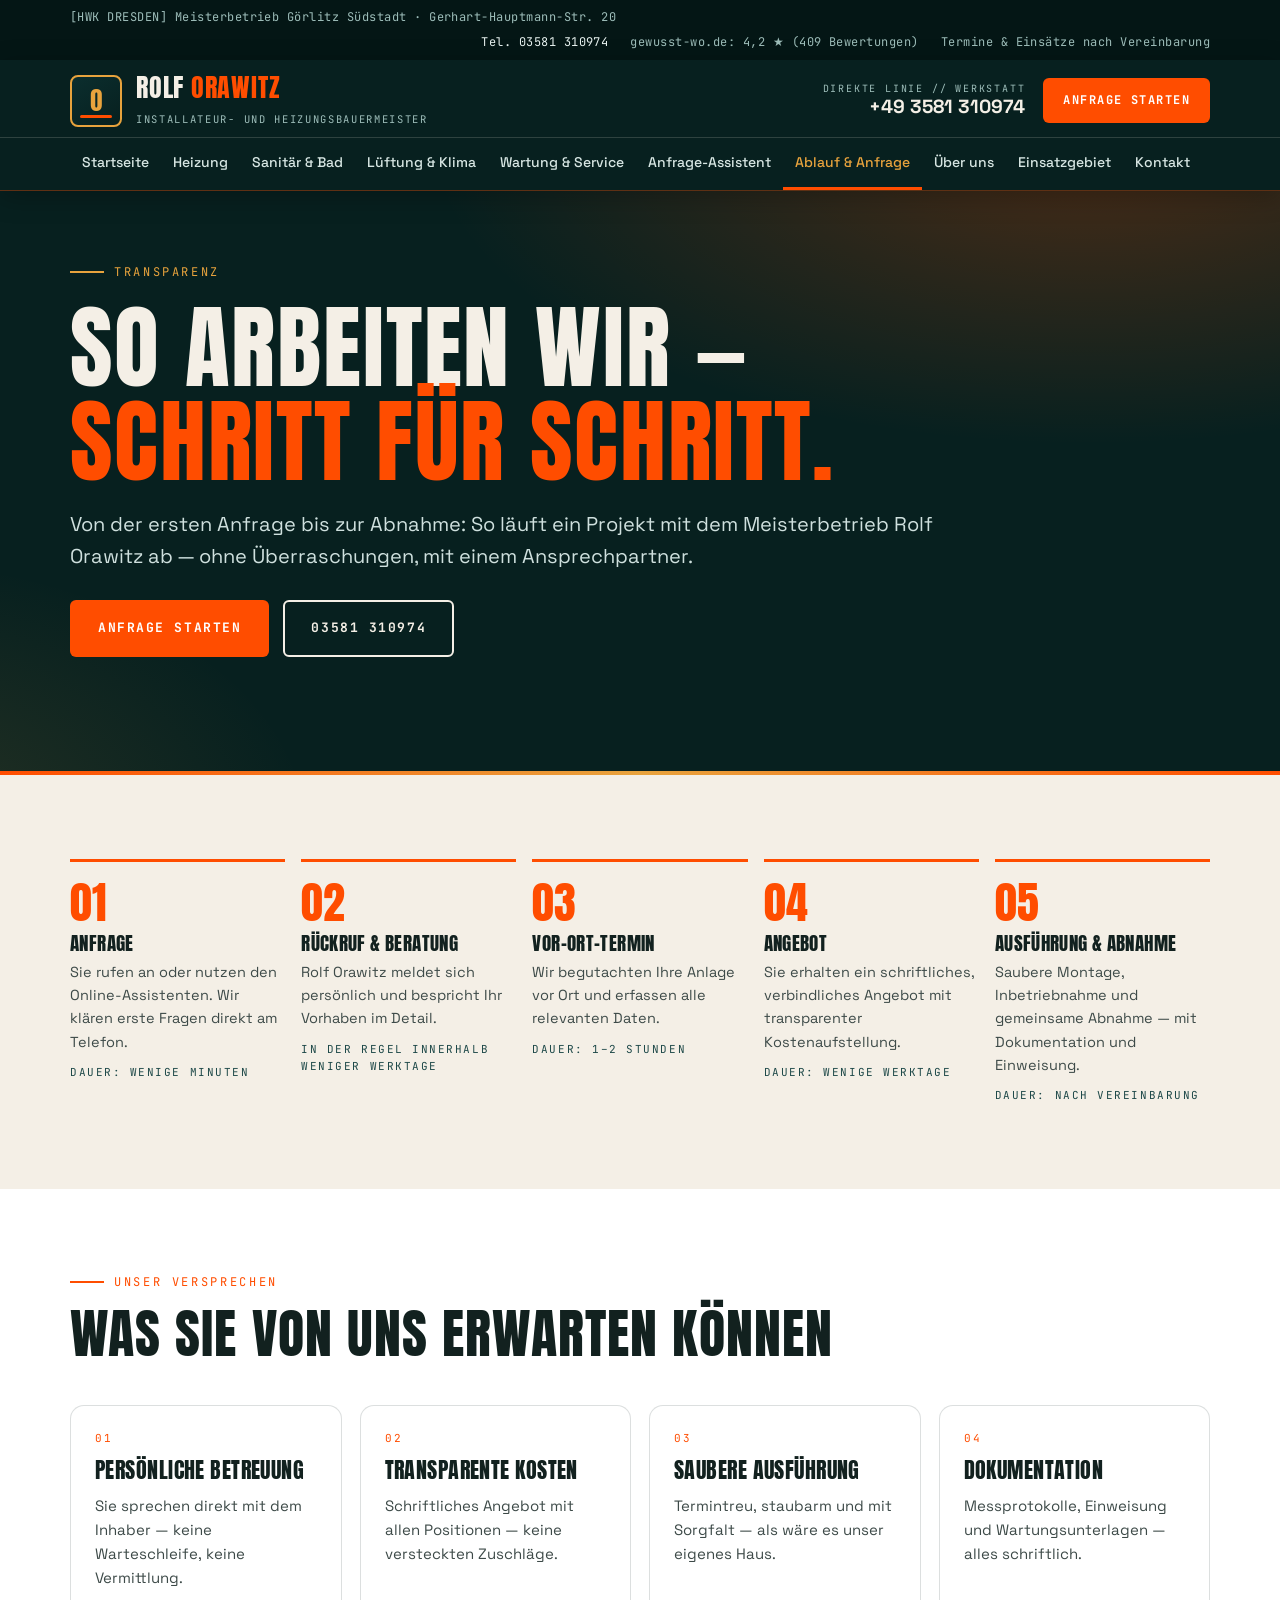
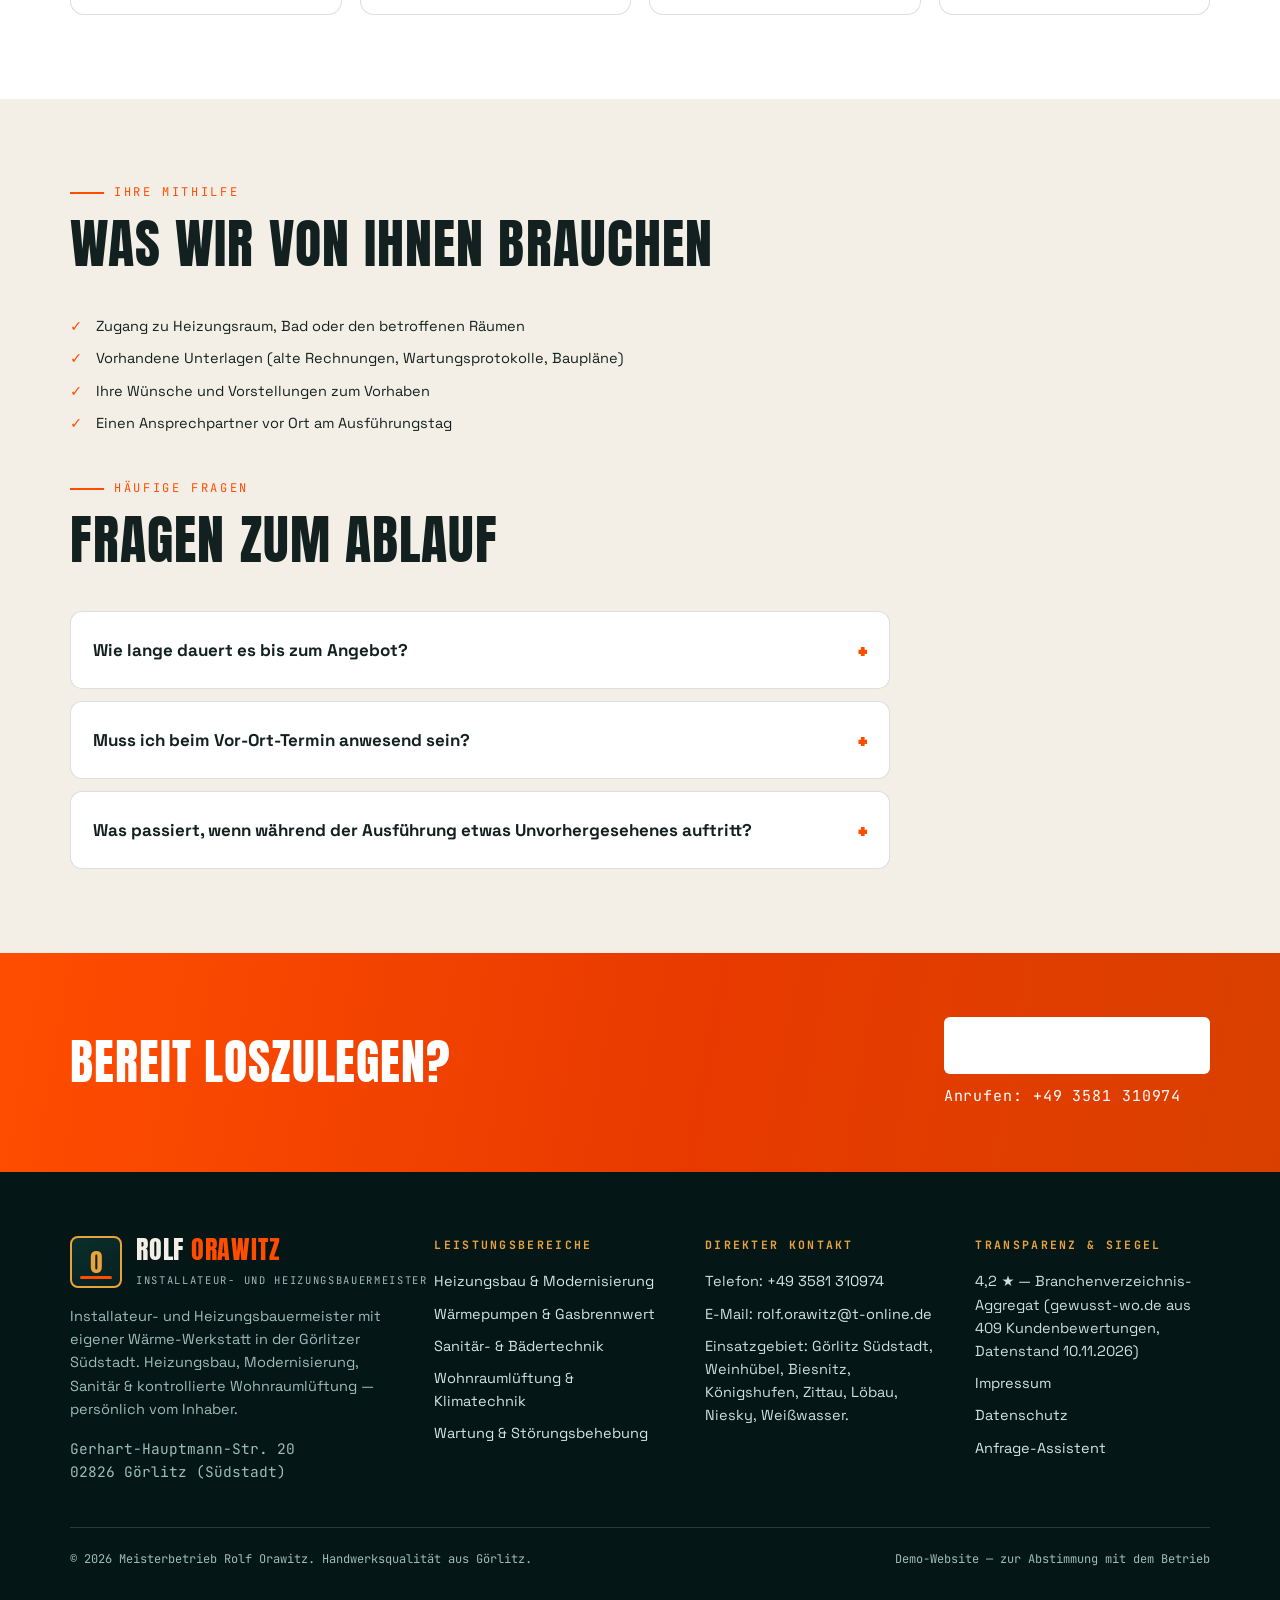
<file: ablauf-anfrage.html>
<!DOCTYPE html>
<html lang="de">
<head>
<meta charset="UTF-8">
<meta name="viewport" content="width=device-width, initial-scale=1.0">
<title>Ablauf & Anfrage — Meisterbetrieb Rolf Orawitz Görlitz</title>
<meta name="description" content="So läuft ein Projekt mit Meisterbetrieb Rolf Orawitz in Görlitz: Anfrage, Rückruf, Vor-Ort-Termin, Angebot, Ausführung & Abnahme.">
<link rel="preconnect" href="https://fonts.googleapis.com">
<link rel="preconnect" href="https://fonts.gstatic.com" crossorigin>
<link href="https://fonts.googleapis.com/css2?family=Anton&family=JetBrains+Mono:wght@400;700&family=Space+Grotesk:wght@400;500;700&display=swap" rel="stylesheet">
<link rel="stylesheet" href="assets/css/style.css">
</head>
<body data-page="ablauf">
<a class="skip-link" href="#main">Zum Inhalt springen</a>
<header class="topbar">
  <div class="wrap">
    <span>[HWK DRESDEN] Meisterbetrieb Görlitz Südstadt · Gerhart-Hauptmann-Str. 20</span>
    <span class="tb-right"><a href="tel:+493581310974">Tel. 03581 310974</a><span>gewusst-wo.de: 4,2 ★ (409 Bewertungen)</span><span>Termine &amp; Einsätze nach Vereinbarung</span></span>
  </div>
</header>
<header class="site-header">
  <div class="wrap">
    <div class="header-row1">
      <a class="logo" href="index.html" aria-label="Meisterbetrieb Rolf Orawitz — Startseite">
        <span class="logo-mark" aria-hidden="true">O</span>
        <span><span class="logo-name">Rolf <em>Orawitz</em></span><span class="logo-sub">Installateur- und Heizungsbauermeister</span></span>
      </a>
      <div class="header-cta">
        <a class="header-phone" href="tel:+493581310974"><small>Direkte Linie // Werkstatt</small><strong>+49 3581 310974</strong></a>
        <a class="btn btn-orange btn-sm" href="anfrage.html">Anfrage starten</a>
        <button class="nav-toggle" type="button" aria-expanded="false" aria-controls="main-nav">MENÜ ☰</button>
      </div>
    </div>
  </div>
  <div class="header-row2">
    <div class="wrap">
      <nav class="main-nav" id="main-nav" aria-label="Hauptmenü">
        <ul>
          <li><a href="index.html" data-nav="start">Startseite</a></li>
          <li><a href="heizung.html" data-nav="heizung">Heizung</a></li>
          <li><a href="sanitaer-bad.html" data-nav="sanitaer">Sanitär &amp; Bad</a></li>
          <li><a href="lueftung-klima.html" data-nav="lueftung">Lüftung &amp; Klima</a></li>
          <li><a href="wartung-service.html" data-nav="wartung">Wartung &amp; Service</a></li>
          <li><a href="anfrage.html" data-nav="anfrage">Anfrage-Assistent</a></li>
          <li><a href="ablauf-anfrage.html" data-nav="ablauf">Ablauf &amp; Anfrage</a></li>
          <li><a href="ueber-uns.html" data-nav="ueber">Über uns</a></li>
          <li><a href="einsatzgebiet.html" data-nav="einsatz">Einsatzgebiet</a></li>
          <li><a href="kontakt.html" data-nav="kontakt">Kontakt</a></li>
        </ul>
      </nav>
    </div>
  </div>
</header>
<div class="callbar" role="complementary" aria-label="Direktkontakt">
  <div class="wrap">
    <p>Heizungsausfall oder Projektplanung? Direkt Meisterbetrieb kontaktieren oder Online-Assistent nutzen.</p>
    <a class="cb-call" href="tel:+493581310974">Anrufen</a>
    <a class="cb-ask" href="anfrage.html">Online-Anfrage</a>
  </div>
</div><main id="main">

<section class="hero"><div class="wrap">
  <p class="eyebrow on-dark">Transparenz</p>
  <h1>So arbeiten wir —<br><span class="hl">Schritt für Schritt.</span></h1>
  <p class="lede on-dark" style="max-width:70ch">Von der ersten Anfrage bis zur Abnahme: So läuft ein Projekt mit dem Meisterbetrieb Rolf Orawitz ab — ohne Überraschungen, mit einem Ansprechpartner.</p>
  <div class="hero-ctas" style="margin-top:26px">
    <a class="btn btn-orange" href="anfrage.html">Anfrage starten</a>
    <a class="btn btn-ghost" href="tel:+493581310974">03581 310974</a>
  </div>
</div></section>

<section class="section-light"><div class="wrap">
  <div class="steps reveal">
    <div class="step"><div class="st-num">01</div><h3>Anfrage</h3><p>Sie rufen an oder nutzen den Online-Assistenten. Wir klären erste Fragen direkt am Telefon.</p><p class="st-meta">Dauer: wenige Minuten</p></div>
    <div class="step"><div class="st-num">02</div><h3>Rückruf &amp; Beratung</h3><p>Rolf Orawitz meldet sich persönlich und bespricht Ihr Vorhaben im Detail.</p><p class="st-meta">In der Regel innerhalb weniger Werktage</p></div>
    <div class="step"><div class="st-num">03</div><h3>Vor-Ort-Termin</h3><p>Wir begutachten Ihre Anlage vor Ort und erfassen alle relevanten Daten.</p><p class="st-meta">Dauer: 1–2 Stunden</p></div>
    <div class="step"><div class="st-num">04</div><h3>Angebot</h3><p>Sie erhalten ein schriftliches, verbindliches Angebot mit transparenter Kostenaufstellung.</p><p class="st-meta">Dauer: wenige Werktage</p></div>
    <div class="step"><div class="st-num">05</div><h3>Ausführung &amp; Abnahme</h3><p>Saubere Montage, Inbetriebnahme und gemeinsame Abnahme — mit Dokumentation und Einweisung.</p><p class="st-meta">Dauer: nach Vereinbarung</p></div>
  </div>
</div></section>

<section class="section-white"><div class="wrap">
  <div class="section-head reveal"><p class="eyebrow">Unser Versprechen</p><h2>Was Sie von uns erwarten können</h2></div>
  <div class="cards-4 reveal">
    <div class="mod-card"><div class="mc-body"><span class="mc-tag">01</span><h3>Persönliche Betreuung</h3><p>Sie sprechen direkt mit dem Inhaber — keine Warteschleife, keine Vermittlung.</p></div></div>
    <div class="mod-card"><div class="mc-body"><span class="mc-tag">02</span><h3>Transparente Kosten</h3><p>Schriftliches Angebot mit allen Positionen — keine versteckten Zuschläge.</p></div></div>
    <div class="mod-card"><div class="mc-body"><span class="mc-tag">03</span><h3>Saubere Ausführung</h3><p>Termintreu, staubarm und mit Sorgfalt — als wäre es unser eigenes Haus.</p></div></div>
    <div class="mod-card"><div class="mc-body"><span class="mc-tag">04</span><h3>Dokumentation</h3><p>Messprotokolle, Einweisung und Wartungsunterlagen — alles schriftlich.</p></div></div>
  </div>
</div></section>

<section class="section-light"><div class="wrap">
  <div class="section-head reveal"><p class="eyebrow">Ihre Mithilfe</p><h2>Was wir von Ihnen brauchen</h2></div>
  <div class="reveal" style="max-width:760px"><ul class="check-list">
<li>Zugang zu Heizungsraum, Bad oder den betroffenen Räumen</li>
<li>Vorhandene Unterlagen (alte Rechnungen, Wartungsprotokolle, Baupläne)</li>
<li>Ihre Wünsche und Vorstellungen zum Vorhaben</li>
<li>Einen Ansprechpartner vor Ort am Ausführungstag</li>
</ul></div>
  <div style="margin-top:44px" class="reveal">
    <div class="section-head"><p class="eyebrow">Häufige Fragen</p><h2>Fragen zum Ablauf</h2></div>
    <div class="faq">
<div class="faq-item"><button class="faq-q" type="button" aria-expanded="false"><span>Wie lange dauert es bis zum Angebot?</span><span class="fq-icon" aria-hidden="true">+</span></button><div class="faq-a"><p>Nach dem Vor-Ort-Termin erhalten Sie in der Regel innerhalb weniger Werktage ein schriftliches Angebot.</p></div></div>
<div class="faq-item"><button class="faq-q" type="button" aria-expanded="false"><span>Muss ich beim Vor-Ort-Termin anwesend sein?</span><span class="fq-icon" aria-hidden="true">+</span></button><div class="faq-a"><p>Ja, idealerweise sind Sie oder ein Bevollmächtigter vor Ort, damit wir alle Fragen direkt klären können.</p></div></div>
<div class="faq-item"><button class="faq-q" type="button" aria-expanded="false"><span>Was passiert, wenn während der Ausführung etwas Unvorhergesehenes auftritt?</span><span class="fq-icon" aria-hidden="true">+</span></button><div class="faq-a"><p>Wir informieren Sie sofort und stimmen das weitere Vorgehen mit Ihnen ab — keine Arbeiten ohne Ihre Zustimmung.</p></div></div>
</div>
  </div>
</div></section>
<section class="cta-band"><div class="wrap">
  <h2>Bereit loszulegen?</h2>
  <div class="cta-side">
    <a class="btn" href="anfrage.html">Online-Anfrage starten</a>
    <a href="tel:+493581310974" style="font-family:'JetBrains Mono',monospace;font-size:15px;letter-spacing:.06em;text-decoration:none">Anrufen: +49 3581 310974</a>
  </div>
</div></section>
</main>
<footer class="site-footer">
  <div class="wrap">
    <div class="footer-grid">
      <div>
        <a class="logo" href="index.html">
          <span class="logo-mark" aria-hidden="true">O</span>
          <span><span class="logo-name">Rolf <em>Orawitz</em></span><span class="logo-sub">Installateur- und Heizungsbauermeister</span></span>
        </a>
        <p style="margin-top:1rem">Installateur- und Heizungsbauermeister mit eigener Wärme-Werkstatt in der Görlitzer Südstadt. Heizungsbau, Modernisierung, Sanitär &amp; kontrollierte Wohnraumlüftung — persönlich vom Inhaber.</p>
        <p style="margin-top:1rem" class="mono">Gerhart-Hauptmann-Str. 20<br>02826 Görlitz (Südstadt)</p>
      </div>
      <div>
        <h4>Leistungsbereiche</h4>
        <ul>
          <li><a href="heizung.html">Heizungsbau &amp; Modernisierung</a></li>
          <li><a href="heizung.html">Wärmepumpen &amp; Gasbrennwert</a></li>
          <li><a href="sanitaer-bad.html">Sanitär- &amp; Bädertechnik</a></li>
          <li><a href="lueftung-klima.html">Wohnraumlüftung &amp; Klimatechnik</a></li>
          <li><a href="wartung-service.html">Wartung &amp; Störungsbehebung</a></li>
        </ul>
      </div>
      <div>
        <h4>Direkter Kontakt</h4>
        <ul>
          <li>Telefon: <a href="tel:+493581310974">+49 3581 310974</a></li>
          <li>E-Mail: <a href="mailto:rolf.orawitz@t-online.de">rolf.orawitz@t-online.de</a></li>
          <li>Einsatzgebiet: Görlitz Südstadt, Weinhübel, Biesnitz, Königshufen, Zittau, Löbau, Niesky, Weißwasser.</li>
        </ul>
      </div>
      <div>
        <h4>Transparenz &amp; Siegel</h4>
        <ul>
          <li>4,2 ★ — Branchenverzeichnis-Aggregat (gewusst-wo.de aus 409 Kundenbewertungen, Datenstand 10.11.2026)</li>
          <li><a href="impressum.html">Impressum</a></li>
          <li><a href="datenschutz.html">Datenschutz</a></li>
          <li><a href="anfrage.html">Anfrage-Assistent</a></li>
        </ul>
      </div>
    </div>
    <div class="footer-bottom">
      <span>© 2026 Meisterbetrieb Rolf Orawitz. Handwerksqualität aus Görlitz.</span>
      <span>Demo-Website — zur Abstimmung mit dem Betrieb</span>
    </div>
  </div>
</footer>
<script src="assets/js/main.js"></script>
</body>
</html>
</file>
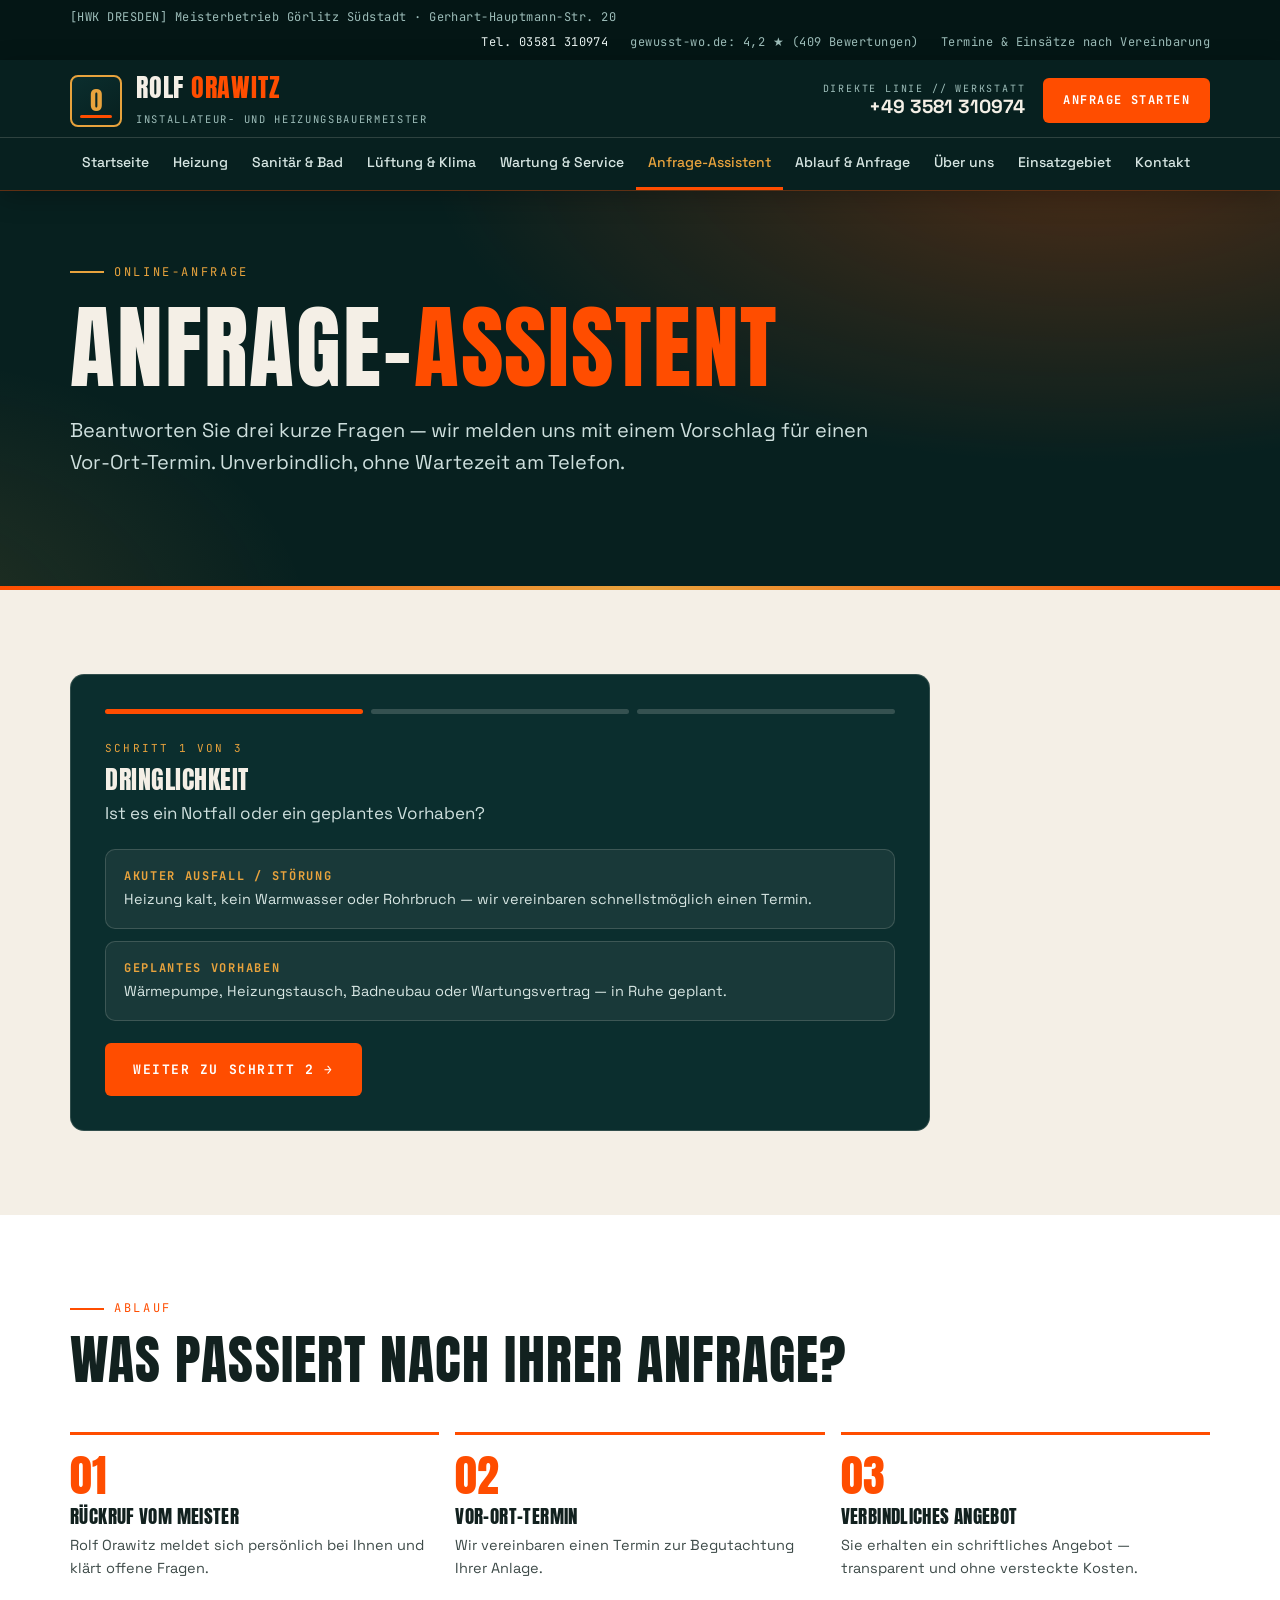
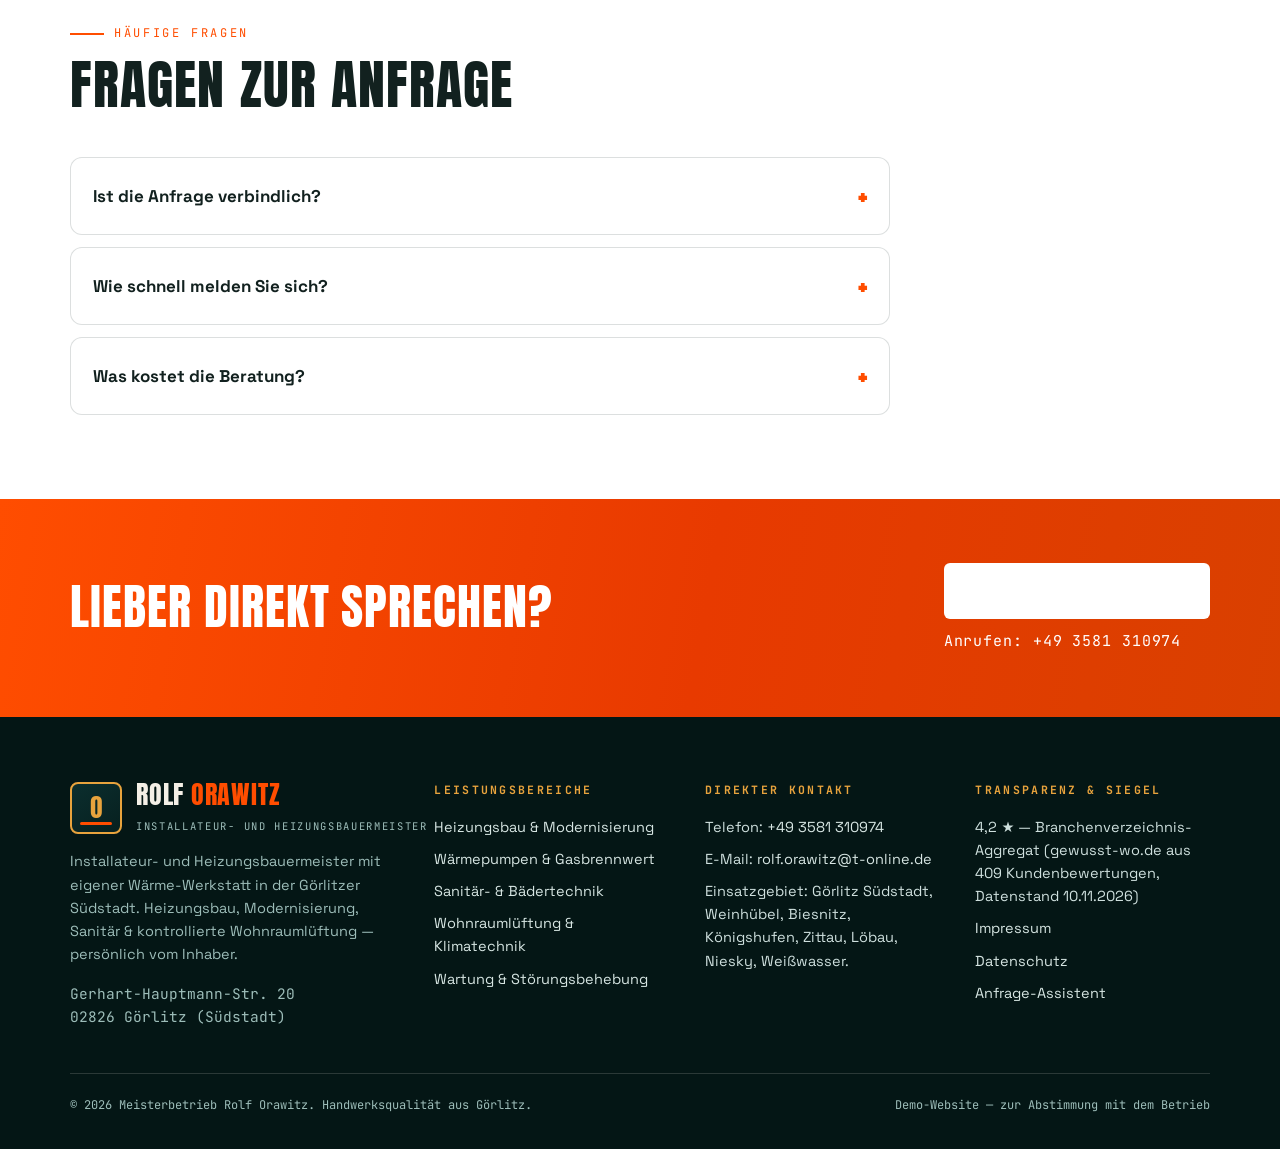
<file: anfrage.html>
<!DOCTYPE html>
<html lang="de">
<head>
<meta charset="UTF-8">
<meta name="viewport" content="width=device-width, initial-scale=1.0">
<title>Anfrage-Assistent — Meisterbetrieb Rolf Orawitz Görlitz</title>
<meta name="description" content="Anfrage-Assistent von Meisterbetrieb Rolf Orawitz: In 3 Schritten zur Heizungs-, Sanitär- oder Lüftungsanfrage in Görlitz. Unverbindlich — Rückruf vom Meister.">
<link rel="preconnect" href="https://fonts.googleapis.com">
<link rel="preconnect" href="https://fonts.gstatic.com" crossorigin>
<link href="https://fonts.googleapis.com/css2?family=Anton&family=JetBrains+Mono:wght@400;700&family=Space+Grotesk:wght@400;500;700&display=swap" rel="stylesheet">
<link rel="stylesheet" href="assets/css/style.css">
</head>
<body data-page="anfrage">
<a class="skip-link" href="#main">Zum Inhalt springen</a>
<header class="topbar">
  <div class="wrap">
    <span>[HWK DRESDEN] Meisterbetrieb Görlitz Südstadt · Gerhart-Hauptmann-Str. 20</span>
    <span class="tb-right"><a href="tel:+493581310974">Tel. 03581 310974</a><span>gewusst-wo.de: 4,2 ★ (409 Bewertungen)</span><span>Termine &amp; Einsätze nach Vereinbarung</span></span>
  </div>
</header>
<header class="site-header">
  <div class="wrap">
    <div class="header-row1">
      <a class="logo" href="index.html" aria-label="Meisterbetrieb Rolf Orawitz — Startseite">
        <span class="logo-mark" aria-hidden="true">O</span>
        <span><span class="logo-name">Rolf <em>Orawitz</em></span><span class="logo-sub">Installateur- und Heizungsbauermeister</span></span>
      </a>
      <div class="header-cta">
        <a class="header-phone" href="tel:+493581310974"><small>Direkte Linie // Werkstatt</small><strong>+49 3581 310974</strong></a>
        <a class="btn btn-orange btn-sm" href="anfrage.html">Anfrage starten</a>
        <button class="nav-toggle" type="button" aria-expanded="false" aria-controls="main-nav">MENÜ ☰</button>
      </div>
    </div>
  </div>
  <div class="header-row2">
    <div class="wrap">
      <nav class="main-nav" id="main-nav" aria-label="Hauptmenü">
        <ul>
          <li><a href="index.html" data-nav="start">Startseite</a></li>
          <li><a href="heizung.html" data-nav="heizung">Heizung</a></li>
          <li><a href="sanitaer-bad.html" data-nav="sanitaer">Sanitär &amp; Bad</a></li>
          <li><a href="lueftung-klima.html" data-nav="lueftung">Lüftung &amp; Klima</a></li>
          <li><a href="wartung-service.html" data-nav="wartung">Wartung &amp; Service</a></li>
          <li><a href="anfrage.html" data-nav="anfrage">Anfrage-Assistent</a></li>
          <li><a href="ablauf-anfrage.html" data-nav="ablauf">Ablauf &amp; Anfrage</a></li>
          <li><a href="ueber-uns.html" data-nav="ueber">Über uns</a></li>
          <li><a href="einsatzgebiet.html" data-nav="einsatz">Einsatzgebiet</a></li>
          <li><a href="kontakt.html" data-nav="kontakt">Kontakt</a></li>
        </ul>
      </nav>
    </div>
  </div>
</header>
<div class="callbar" role="complementary" aria-label="Direktkontakt">
  <div class="wrap">
    <p>Heizungsausfall oder Projektplanung? Direkt Meisterbetrieb kontaktieren oder Online-Assistent nutzen.</p>
    <a class="cb-call" href="tel:+493581310974">Anrufen</a>
    <a class="cb-ask" href="anfrage.html">Online-Anfrage</a>
  </div>
</div><main id="main">

<section class="hero"><div class="wrap">
  <p class="eyebrow on-dark">Online-Anfrage</p>
  <h1>Anfrage-<span class="hl">Assistent</span></h1>
  <p class="lede on-dark" style="max-width:64ch">Beantworten Sie drei kurze Fragen — wir melden uns mit einem Vorschlag für einen Vor-Ort-Termin. Unverbindlich, ohne Wartezeit am Telefon.</p>
</div></section>

<section class="section-light"><div class="wrap">
  <div class="wizard reveal" aria-label="Anfrage-Assistent">
    <form id="wz-form" novalidate>
      <div class="wiz-progress" aria-hidden="true"><span class="now"></span><span></span><span></span></div>
      <p class="wiz-error" role="alert"></p>

      <div class="wiz-step active" data-step="1">
        <p class="mono" style="font-size:11px;letter-spacing:.2em;text-transform:uppercase;color:var(--brass);margin-bottom:8px">Schritt 1 von 3</p>
        <h3>Dringlichkeit</h3>
        <p class="wz-sub">Ist es ein Notfall oder ein geplantes Vorhaben?</p>
        <div class="wiz-choice">
          <button type="button" data-wz-gleis="akut"><b>Akuter Ausfall / Störung</b><span>Heizung kalt, kein Warmwasser oder Rohrbruch — wir vereinbaren schnellstmöglich einen Termin.</span></button>
          <button type="button" data-wz-gleis="geplant"><b>Geplantes Vorhaben</b><span>Wärmepumpe, Heizungstausch, Badneubau oder Wartungsvertrag — in Ruhe geplant.</span></button>
        </div>
        <div class="wiz-nav"><button class="btn btn-orange" type="button" data-wz-next>Weiter zu Schritt 2 →</button></div>
      </div>

      <div class="wiz-step" data-step="2">
        <p class="mono" style="font-size:11px;letter-spacing:.2em;text-transform:uppercase;color:var(--brass);margin-bottom:8px">Schritt 2 von 3</p>
        <h3>Anliegen &amp; Gebäudetyp</h3>
        <p class="wz-sub">Worum geht es — und in welchem Gebäude?</p>
        <div class="wiz-grid">
          <div class="wiz-field"><label for="wz-gewerk">Gewünschtes Gewerk *</label>
            <select id="wz-gewerk" required>
              <option value="">Bitte wählen …</option>
              <option value="Heizung / Wärmepumpe">Heizung / Wärmepumpe</option>
              <option value="Brennwerttherme (Gas / Öl) Wartung &amp; Service">Brennwerttherme (Gas / Öl) Wartung &amp; Service</option>
              <option value="Sanitär-Installation, Badsanierung &amp; Rohrleitung">Sanitär-Installation, Badsanierung &amp; Rohrleitung</option>
              <option value="Wohnraumlüftung mit Wärmerückgewinnung">Wohnraumlüftung mit Wärmerückgewinnung</option>
              <option value="Dringende Störungsbehebung (Vor-Ort-Diagnostik)">Dringende Störungsbehebung (Vor-Ort-Diagnostik)</option>
              <option value="Sonstiges">Sonstiges</option>
            </select>
          </div>
          <div class="wiz-field"><label for="wz-gebaeude">Gebäudetyp *</label>
            <select id="wz-gebaeude" required>
              <option value="">Bitte wählen …</option>
              <option value="Einfamilienhaus">Einfamilienhaus</option>
              <option value="Mehrfamilienhaus">Mehrfamilienhaus</option>
              <option value="Wohnung">Wohnung</option>
              <option value="Gewerbe">Gewerbe</option>
            </select>
          </div>
          <div class="wiz-field"><label for="wz-plz">PLZ</label><input id="wz-plz" type="text" inputmode="numeric" value="02826" maxlength="5"></div>
          <div class="wiz-field"><label for="wz-ort">Ort</label><input id="wz-ort" type="text" value="Görlitz"></div>
          <div class="wiz-field full"><label for="wz-anliegen">Ihr Anliegen (kurz)</label><textarea id="wz-anliegen" placeholder="z. B. Alte Ölheizung soll raus, Wärmepumpe prüfen — Haus aus den 1930er-Jahren, zwei Etagen."></textarea></div>
        </div>
        <div class="wiz-nav"><button class="btn btn-ghost" type="button" data-wz-back>← Zurück</button><button class="btn btn-orange" type="button" data-wz-next>Weiter zu Schritt 3 →</button></div>
      </div>

      <div class="wiz-step" data-step="3">
        <p class="mono" style="font-size:11px;letter-spacing:.2em;text-transform:uppercase;color:var(--brass);margin-bottom:8px">Schritt 3 von 3</p>
        <h3>Kontaktdaten &amp; Wunschtermin</h3>
        <p class="wz-sub">Wie erreichen wir Sie — und wann passt es Ihnen?</p>
        <dl class="wiz-summary" aria-label="Ihre Angaben im Überblick">
          <div><dt>Dringlichkeit</dt><dd id="sum-gleis">—</dd></div>
          <div><dt>Gewerk</dt><dd id="sum-gewerk">—</dd></div>
          <div><dt>Gebäudetyp</dt><dd id="sum-gebaeude">—</dd></div>
          <div><dt>Ort</dt><dd id="sum-ort">02826 Görlitz</dd></div>
        </dl>
        <div class="wiz-grid">
          <div class="wiz-field"><label for="wz-name">Name *</label><input id="wz-name" name="wz-name" type="text" required autocomplete="name"></div>
          <div class="wiz-field"><label for="wz-tel">Telefon *</label><input id="wz-tel" name="wz-tel" type="tel" required autocomplete="tel"></div>
          <div class="wiz-field"><label for="wz-mail">E-Mail *</label><input id="wz-mail" name="wz-mail" type="email" required autocomplete="email"></div>
          <div class="wiz-field"><label for="wz-termin">Wunschtermin</label><input id="wz-termin" name="wz-termin" type="date"></div>
          <div class="wiz-field full"><label for="wz-nachricht">Nachricht</label><textarea id="wz-nachricht" name="wz-nachricht" placeholder="Alles, was wir vor dem Rückruf wissen sollten …"></textarea></div>
          <div class="wiz-field full"><label class="check-field"><input id="wz-dsgvo" type="checkbox" required><span>Ich habe die <a href="datenschutz.html">Datenschutzerklärung</a> gelesen und bin mit der Verarbeitung meiner Daten zur Bearbeitung meiner Anfrage einverstanden. *</span></label></div>
        </div>
        <div class="wiz-nav"><button class="btn btn-ghost" type="button" data-wz-back>← Zurück</button><button class="btn btn-orange" type="submit">Anfrage absenden (unverbindlich)</button></div>
        <p style="font-size:13px;color:#9dbdb9;margin-top:16px">Ihre Daten werden nur zur Bearbeitung Ihrer Anfrage verwendet.</p>
      </div>
    </form>
    <div class="form-success" id="wz-success" role="status" style="background:#fff7f2">
      <h3>Vielen Dank für Ihre Anfrage!</h3>
      <p>Rolf Orawitz meldet sich in der Regel innerhalb weniger Werktage bei Ihnen — persönlich, mit einem Vorschlag für einen Vor-Ort-Termin. Bei einem akuten Ausfall rufen Sie uns bitte zusätzlich direkt an: <a href="tel:+493581310974">03581 310974</a>.</p>
      <p class="demo-note">Hinweis: Dies ist eine Demo-Website — Ihre Anfrage wird nicht versendet. Im Live-Betrieb geht sie direkt an rolf.orawitz@t-online.de.</p>
    </div>
  </div>
</div></section>

<section class="section-white"><div class="wrap">
  <div class="section-head reveal"><p class="eyebrow">Ablauf</p><h2>Was passiert nach Ihrer Anfrage?</h2></div>
  <div class="steps steps-3 reveal">
    <div class="step"><div class="st-num">01</div><h3>Rückruf vom Meister</h3><p>Rolf Orawitz meldet sich persönlich bei Ihnen und klärt offene Fragen.</p></div>
    <div class="step"><div class="st-num">02</div><h3>Vor-Ort-Termin</h3><p>Wir vereinbaren einen Termin zur Begutachtung Ihrer Anlage.</p></div>
    <div class="step"><div class="st-num">03</div><h3>Verbindliches Angebot</h3><p>Sie erhalten ein schriftliches Angebot — transparent und ohne versteckte Kosten.</p></div>
  </div>
  <div style="margin-top:44px" class="reveal">
    <div class="section-head"><p class="eyebrow">Häufige Fragen</p><h2>Fragen zur Anfrage</h2></div>
    <div class="faq">
<div class="faq-item"><button class="faq-q" type="button" aria-expanded="false"><span>Ist die Anfrage verbindlich?</span><span class="fq-icon" aria-hidden="true">+</span></button><div class="faq-a"><p>Nein, Ihre Anfrage ist unverbindlich. Erst nach einem Vor-Ort-Termin und einem schriftlichen Angebot entscheiden Sie.</p></div></div>
<div class="faq-item"><button class="faq-q" type="button" aria-expanded="false"><span>Wie schnell melden Sie sich?</span><span class="fq-icon" aria-hidden="true">+</span></button><div class="faq-a"><p>Wir melden uns in der Regel innerhalb weniger Werktage. Bei einem akuten Ausfall rufen Sie uns bitte zusätzlich direkt an — dann vereinbaren wir schnellstmöglich einen Termin.</p></div></div>
<div class="faq-item"><button class="faq-q" type="button" aria-expanded="false"><span>Was kostet die Beratung?</span><span class="fq-icon" aria-hidden="true">+</span></button><div class="faq-a"><p>Die Erstberatung ist kostenfrei. Details zum Vor-Ort-Termin klären wir im Rückruf.</p></div></div>
</div>
  </div>
</div></section>
<section class="cta-band"><div class="wrap">
  <h2>Lieber direkt sprechen?</h2>
  <div class="cta-side">
    <a class="btn" href="anfrage.html">Online-Anfrage starten</a>
    <a href="tel:+493581310974" style="font-family:'JetBrains Mono',monospace;font-size:15px;letter-spacing:.06em;text-decoration:none">Anrufen: +49 3581 310974</a>
  </div>
</div></section>
</main>
<footer class="site-footer">
  <div class="wrap">
    <div class="footer-grid">
      <div>
        <a class="logo" href="index.html">
          <span class="logo-mark" aria-hidden="true">O</span>
          <span><span class="logo-name">Rolf <em>Orawitz</em></span><span class="logo-sub">Installateur- und Heizungsbauermeister</span></span>
        </a>
        <p style="margin-top:1rem">Installateur- und Heizungsbauermeister mit eigener Wärme-Werkstatt in der Görlitzer Südstadt. Heizungsbau, Modernisierung, Sanitär &amp; kontrollierte Wohnraumlüftung — persönlich vom Inhaber.</p>
        <p style="margin-top:1rem" class="mono">Gerhart-Hauptmann-Str. 20<br>02826 Görlitz (Südstadt)</p>
      </div>
      <div>
        <h4>Leistungsbereiche</h4>
        <ul>
          <li><a href="heizung.html">Heizungsbau &amp; Modernisierung</a></li>
          <li><a href="heizung.html">Wärmepumpen &amp; Gasbrennwert</a></li>
          <li><a href="sanitaer-bad.html">Sanitär- &amp; Bädertechnik</a></li>
          <li><a href="lueftung-klima.html">Wohnraumlüftung &amp; Klimatechnik</a></li>
          <li><a href="wartung-service.html">Wartung &amp; Störungsbehebung</a></li>
        </ul>
      </div>
      <div>
        <h4>Direkter Kontakt</h4>
        <ul>
          <li>Telefon: <a href="tel:+493581310974">+49 3581 310974</a></li>
          <li>E-Mail: <a href="mailto:rolf.orawitz@t-online.de">rolf.orawitz@t-online.de</a></li>
          <li>Einsatzgebiet: Görlitz Südstadt, Weinhübel, Biesnitz, Königshufen, Zittau, Löbau, Niesky, Weißwasser.</li>
        </ul>
      </div>
      <div>
        <h4>Transparenz &amp; Siegel</h4>
        <ul>
          <li>4,2 ★ — Branchenverzeichnis-Aggregat (gewusst-wo.de aus 409 Kundenbewertungen, Datenstand 10.11.2026)</li>
          <li><a href="impressum.html">Impressum</a></li>
          <li><a href="datenschutz.html">Datenschutz</a></li>
          <li><a href="anfrage.html">Anfrage-Assistent</a></li>
        </ul>
      </div>
    </div>
    <div class="footer-bottom">
      <span>© 2026 Meisterbetrieb Rolf Orawitz. Handwerksqualität aus Görlitz.</span>
      <span>Demo-Website — zur Abstimmung mit dem Betrieb</span>
    </div>
  </div>
</footer>
<script src="assets/js/main.js"></script>
</body>
</html>
</file>
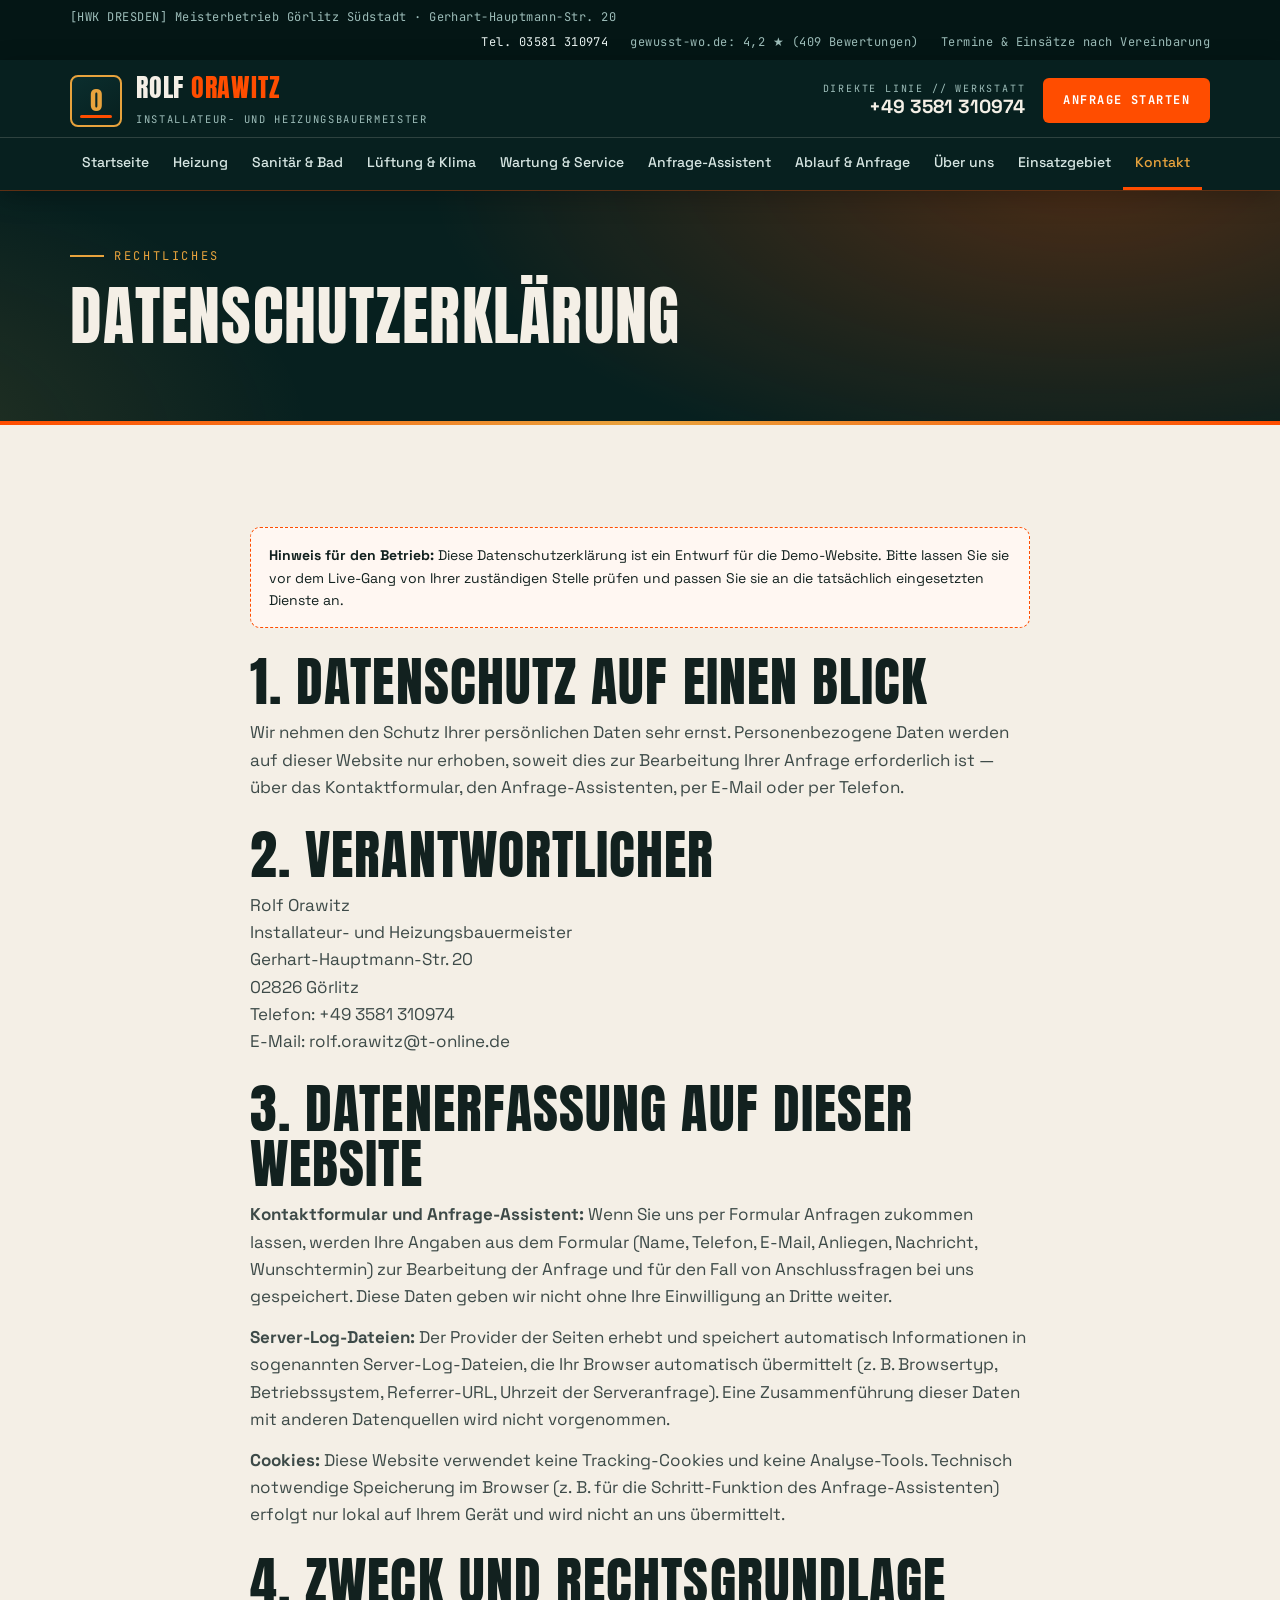
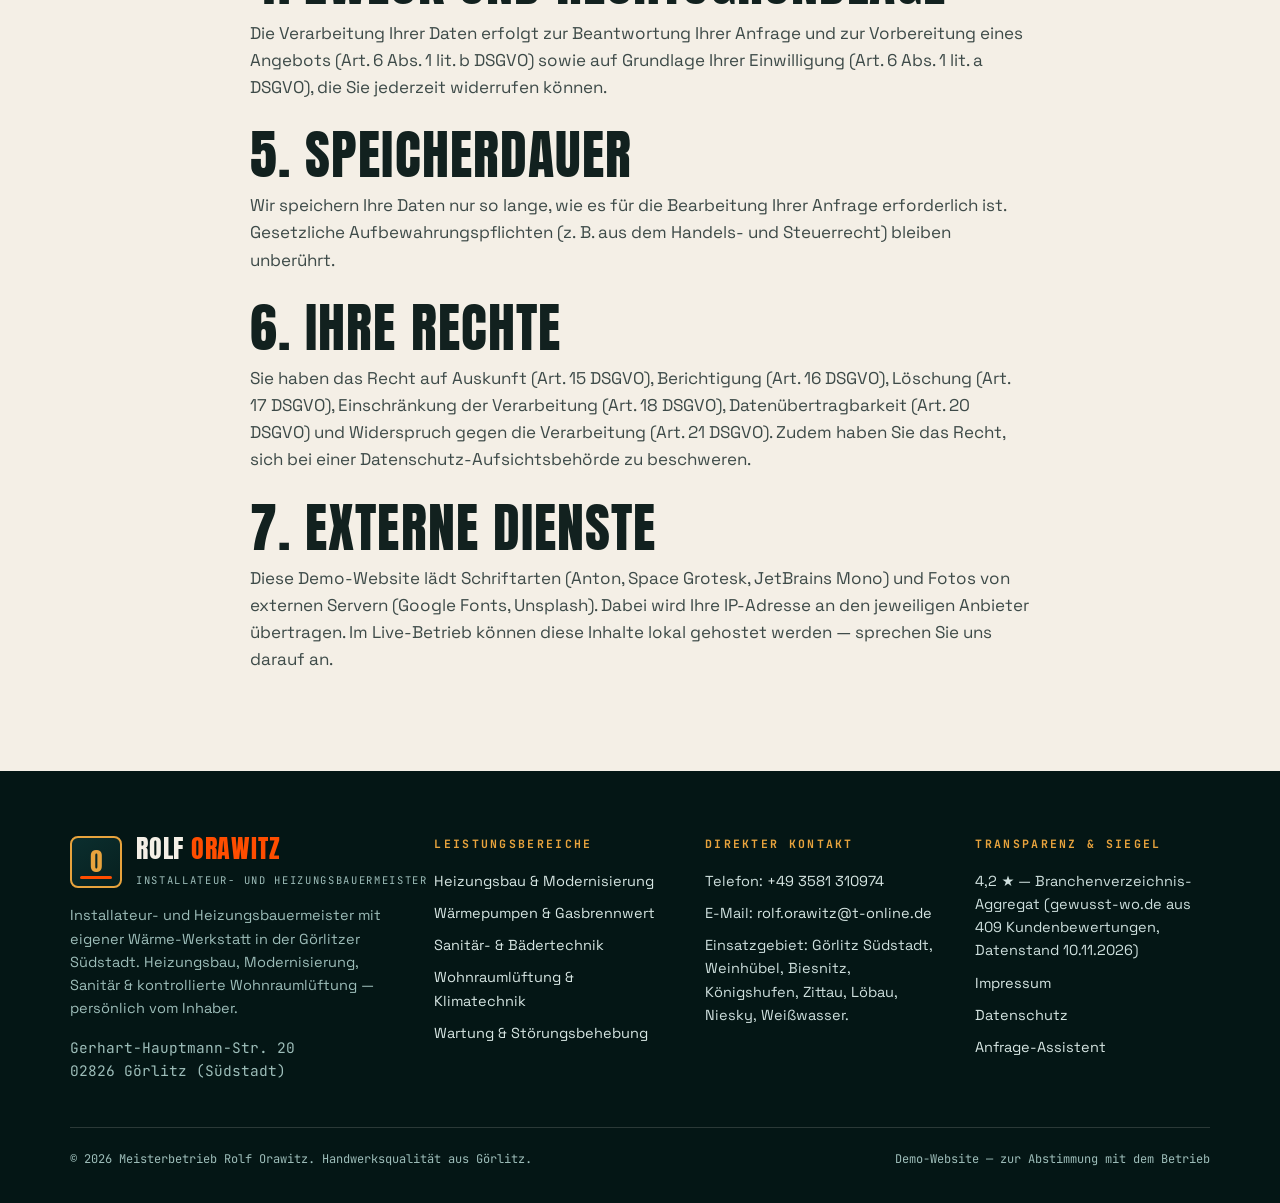
<file: datenschutz.html>
<!DOCTYPE html>
<html lang="de">
<head>
<meta charset="UTF-8">
<meta name="viewport" content="width=device-width, initial-scale=1.0">
<title>Datenschutz — Meisterbetrieb Rolf Orawitz Görlitz</title>
<meta name="description" content="Datenschutzerklärung von Meisterbetrieb Rolf Orawitz, Installateur- und Heizungsbauermeister, Gerhart-Hauptmann-Str. 20, 02826 Görlitz.">
<link rel="preconnect" href="https://fonts.googleapis.com">
<link rel="preconnect" href="https://fonts.gstatic.com" crossorigin>
<link href="https://fonts.googleapis.com/css2?family=Anton&family=JetBrains+Mono:wght@400;700&family=Space+Grotesk:wght@400;500;700&display=swap" rel="stylesheet">
<link rel="stylesheet" href="assets/css/style.css">
</head>
<body data-page="kontakt">
<a class="skip-link" href="#main">Zum Inhalt springen</a>
<header class="topbar">
  <div class="wrap">
    <span>[HWK DRESDEN] Meisterbetrieb Görlitz Südstadt · Gerhart-Hauptmann-Str. 20</span>
    <span class="tb-right"><a href="tel:+493581310974">Tel. 03581 310974</a><span>gewusst-wo.de: 4,2 ★ (409 Bewertungen)</span><span>Termine &amp; Einsätze nach Vereinbarung</span></span>
  </div>
</header>
<header class="site-header">
  <div class="wrap">
    <div class="header-row1">
      <a class="logo" href="index.html" aria-label="Meisterbetrieb Rolf Orawitz — Startseite">
        <span class="logo-mark" aria-hidden="true">O</span>
        <span><span class="logo-name">Rolf <em>Orawitz</em></span><span class="logo-sub">Installateur- und Heizungsbauermeister</span></span>
      </a>
      <div class="header-cta">
        <a class="header-phone" href="tel:+493581310974"><small>Direkte Linie // Werkstatt</small><strong>+49 3581 310974</strong></a>
        <a class="btn btn-orange btn-sm" href="anfrage.html">Anfrage starten</a>
        <button class="nav-toggle" type="button" aria-expanded="false" aria-controls="main-nav">MENÜ ☰</button>
      </div>
    </div>
  </div>
  <div class="header-row2">
    <div class="wrap">
      <nav class="main-nav" id="main-nav" aria-label="Hauptmenü">
        <ul>
          <li><a href="index.html" data-nav="start">Startseite</a></li>
          <li><a href="heizung.html" data-nav="heizung">Heizung</a></li>
          <li><a href="sanitaer-bad.html" data-nav="sanitaer">Sanitär &amp; Bad</a></li>
          <li><a href="lueftung-klima.html" data-nav="lueftung">Lüftung &amp; Klima</a></li>
          <li><a href="wartung-service.html" data-nav="wartung">Wartung &amp; Service</a></li>
          <li><a href="anfrage.html" data-nav="anfrage">Anfrage-Assistent</a></li>
          <li><a href="ablauf-anfrage.html" data-nav="ablauf">Ablauf &amp; Anfrage</a></li>
          <li><a href="ueber-uns.html" data-nav="ueber">Über uns</a></li>
          <li><a href="einsatzgebiet.html" data-nav="einsatz">Einsatzgebiet</a></li>
          <li><a href="kontakt.html" data-nav="kontakt">Kontakt</a></li>
        </ul>
      </nav>
    </div>
  </div>
</header>
<div class="callbar" role="complementary" aria-label="Direktkontakt">
  <div class="wrap">
    <p>Heizungsausfall oder Projektplanung? Direkt Meisterbetrieb kontaktieren oder Online-Assistent nutzen.</p>
    <a class="cb-call" href="tel:+493581310974">Anrufen</a>
    <a class="cb-ask" href="anfrage.html">Online-Anfrage</a>
  </div>
</div><main id="main">

<section class="hero" style="padding:56px 0"><div class="wrap">
  <p class="eyebrow on-dark">Rechtliches</p>
  <h1 style="font-size:clamp(36px,5vw,64px)">Datenschutzerklärung</h1>
</div></section>
<section class="section-light"><div class="wrap legal">
  <div class="placeholder-note"><b>Hinweis für den Betrieb:</b> Diese Datenschutzerklärung ist ein Entwurf für die Demo-Website. Bitte lassen Sie sie vor dem Live-Gang von Ihrer zuständigen Stelle prüfen und passen Sie sie an die tatsächlich eingesetzten Dienste an.</div>
  <h2>1. Datenschutz auf einen Blick</h2>
  <p>Wir nehmen den Schutz Ihrer persönlichen Daten sehr ernst. Personenbezogene Daten werden auf dieser Website nur erhoben, soweit dies zur Bearbeitung Ihrer Anfrage erforderlich ist — über das Kontaktformular, den Anfrage-Assistenten, per E-Mail oder per Telefon.</p>
  <h2>2. Verantwortlicher</h2>
  <p>Rolf Orawitz<br>Installateur- und Heizungsbauermeister<br>Gerhart-Hauptmann-Str. 20<br>02826 Görlitz<br>Telefon: +49 3581 310974<br>E-Mail: rolf.orawitz@t-online.de</p>
  <h2>3. Datenerfassung auf dieser Website</h2>
  <p><b>Kontaktformular und Anfrage-Assistent:</b> Wenn Sie uns per Formular Anfragen zukommen lassen, werden Ihre Angaben aus dem Formular (Name, Telefon, E-Mail, Anliegen, Nachricht, Wunschtermin) zur Bearbeitung der Anfrage und für den Fall von Anschlussfragen bei uns gespeichert. Diese Daten geben wir nicht ohne Ihre Einwilligung an Dritte weiter.</p>
  <p><b>Server-Log-Dateien:</b> Der Provider der Seiten erhebt und speichert automatisch Informationen in sogenannten Server-Log-Dateien, die Ihr Browser automatisch übermittelt (z.&nbsp;B. Browsertyp, Betriebssystem, Referrer-URL, Uhrzeit der Serveranfrage). Eine Zusammenführung dieser Daten mit anderen Datenquellen wird nicht vorgenommen.</p>
  <p><b>Cookies:</b> Diese Website verwendet keine Tracking-Cookies und keine Analyse-Tools. Technisch notwendige Speicherung im Browser (z.&nbsp;B. für die Schritt-Funktion des Anfrage-Assistenten) erfolgt nur lokal auf Ihrem Gerät und wird nicht an uns übermittelt.</p>
  <h2>4. Zweck und Rechtsgrundlage</h2>
  <p>Die Verarbeitung Ihrer Daten erfolgt zur Beantwortung Ihrer Anfrage und zur Vorbereitung eines Angebots (Art. 6 Abs. 1 lit. b DSGVO) sowie auf Grundlage Ihrer Einwilligung (Art. 6 Abs. 1 lit. a DSGVO), die Sie jederzeit widerrufen können.</p>
  <h2>5. Speicherdauer</h2>
  <p>Wir speichern Ihre Daten nur so lange, wie es für die Bearbeitung Ihrer Anfrage erforderlich ist. Gesetzliche Aufbewahrungspflichten (z.&nbsp;B. aus dem Handels- und Steuerrecht) bleiben unberührt.</p>
  <h2>6. Ihre Rechte</h2>
  <p>Sie haben das Recht auf Auskunft (Art. 15 DSGVO), Berichtigung (Art. 16 DSGVO), Löschung (Art. 17 DSGVO), Einschränkung der Verarbeitung (Art. 18 DSGVO), Datenübertragbarkeit (Art. 20 DSGVO) und Widerspruch gegen die Verarbeitung (Art. 21 DSGVO). Zudem haben Sie das Recht, sich bei einer Datenschutz-Aufsichtsbehörde zu beschweren.</p>
  <h2>7. Externe Dienste</h2>
  <p>Diese Demo-Website lädt Schriftarten (Anton, Space Grotesk, JetBrains Mono) und Fotos von externen Servern (Google Fonts, Unsplash). Dabei wird Ihre IP-Adresse an den jeweiligen Anbieter übertragen. Im Live-Betrieb können diese Inhalte lokal gehostet werden — sprechen Sie uns darauf an.</p>
</div></section>

</main>
<footer class="site-footer">
  <div class="wrap">
    <div class="footer-grid">
      <div>
        <a class="logo" href="index.html">
          <span class="logo-mark" aria-hidden="true">O</span>
          <span><span class="logo-name">Rolf <em>Orawitz</em></span><span class="logo-sub">Installateur- und Heizungsbauermeister</span></span>
        </a>
        <p style="margin-top:1rem">Installateur- und Heizungsbauermeister mit eigener Wärme-Werkstatt in der Görlitzer Südstadt. Heizungsbau, Modernisierung, Sanitär &amp; kontrollierte Wohnraumlüftung — persönlich vom Inhaber.</p>
        <p style="margin-top:1rem" class="mono">Gerhart-Hauptmann-Str. 20<br>02826 Görlitz (Südstadt)</p>
      </div>
      <div>
        <h4>Leistungsbereiche</h4>
        <ul>
          <li><a href="heizung.html">Heizungsbau &amp; Modernisierung</a></li>
          <li><a href="heizung.html">Wärmepumpen &amp; Gasbrennwert</a></li>
          <li><a href="sanitaer-bad.html">Sanitär- &amp; Bädertechnik</a></li>
          <li><a href="lueftung-klima.html">Wohnraumlüftung &amp; Klimatechnik</a></li>
          <li><a href="wartung-service.html">Wartung &amp; Störungsbehebung</a></li>
        </ul>
      </div>
      <div>
        <h4>Direkter Kontakt</h4>
        <ul>
          <li>Telefon: <a href="tel:+493581310974">+49 3581 310974</a></li>
          <li>E-Mail: <a href="mailto:rolf.orawitz@t-online.de">rolf.orawitz@t-online.de</a></li>
          <li>Einsatzgebiet: Görlitz Südstadt, Weinhübel, Biesnitz, Königshufen, Zittau, Löbau, Niesky, Weißwasser.</li>
        </ul>
      </div>
      <div>
        <h4>Transparenz &amp; Siegel</h4>
        <ul>
          <li>4,2 ★ — Branchenverzeichnis-Aggregat (gewusst-wo.de aus 409 Kundenbewertungen, Datenstand 10.11.2026)</li>
          <li><a href="impressum.html">Impressum</a></li>
          <li><a href="datenschutz.html">Datenschutz</a></li>
          <li><a href="anfrage.html">Anfrage-Assistent</a></li>
        </ul>
      </div>
    </div>
    <div class="footer-bottom">
      <span>© 2026 Meisterbetrieb Rolf Orawitz. Handwerksqualität aus Görlitz.</span>
      <span>Demo-Website — zur Abstimmung mit dem Betrieb</span>
    </div>
  </div>
</footer>
<script src="assets/js/main.js"></script>
</body>
</html>
</file>
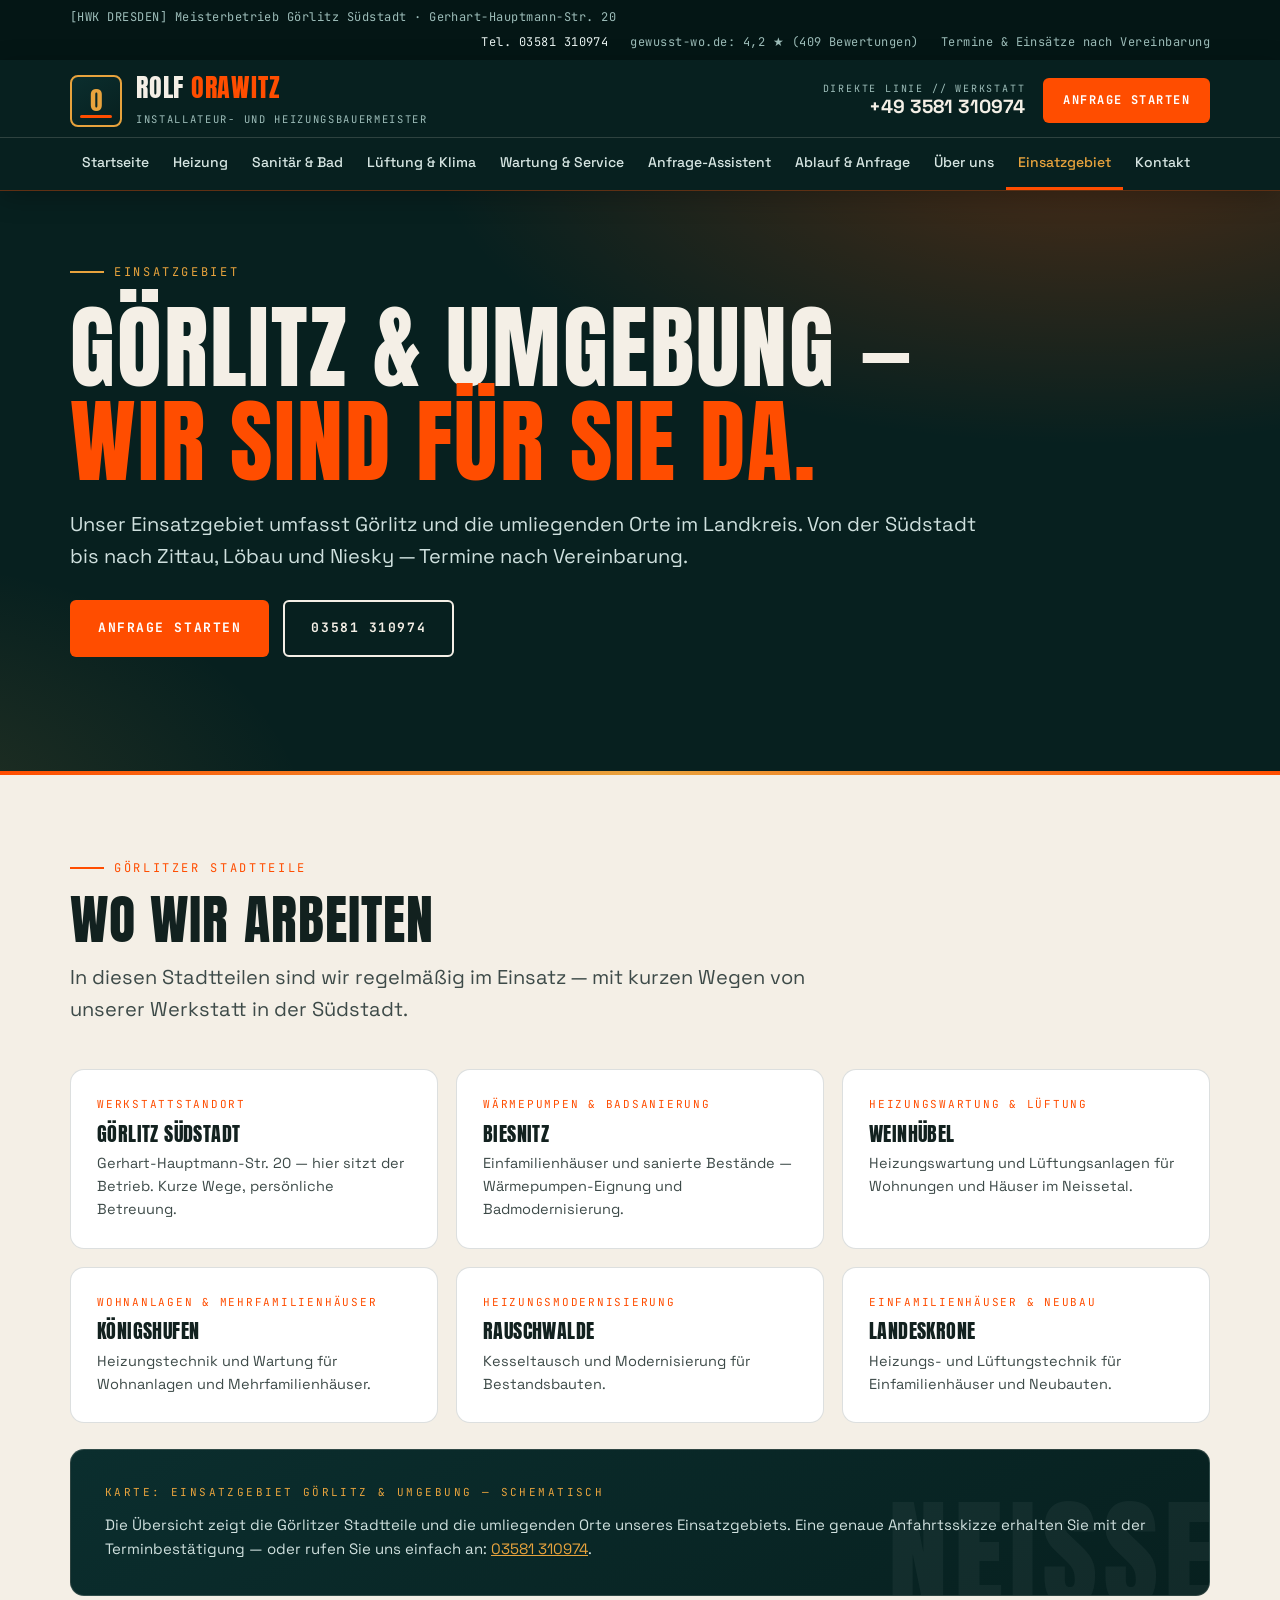
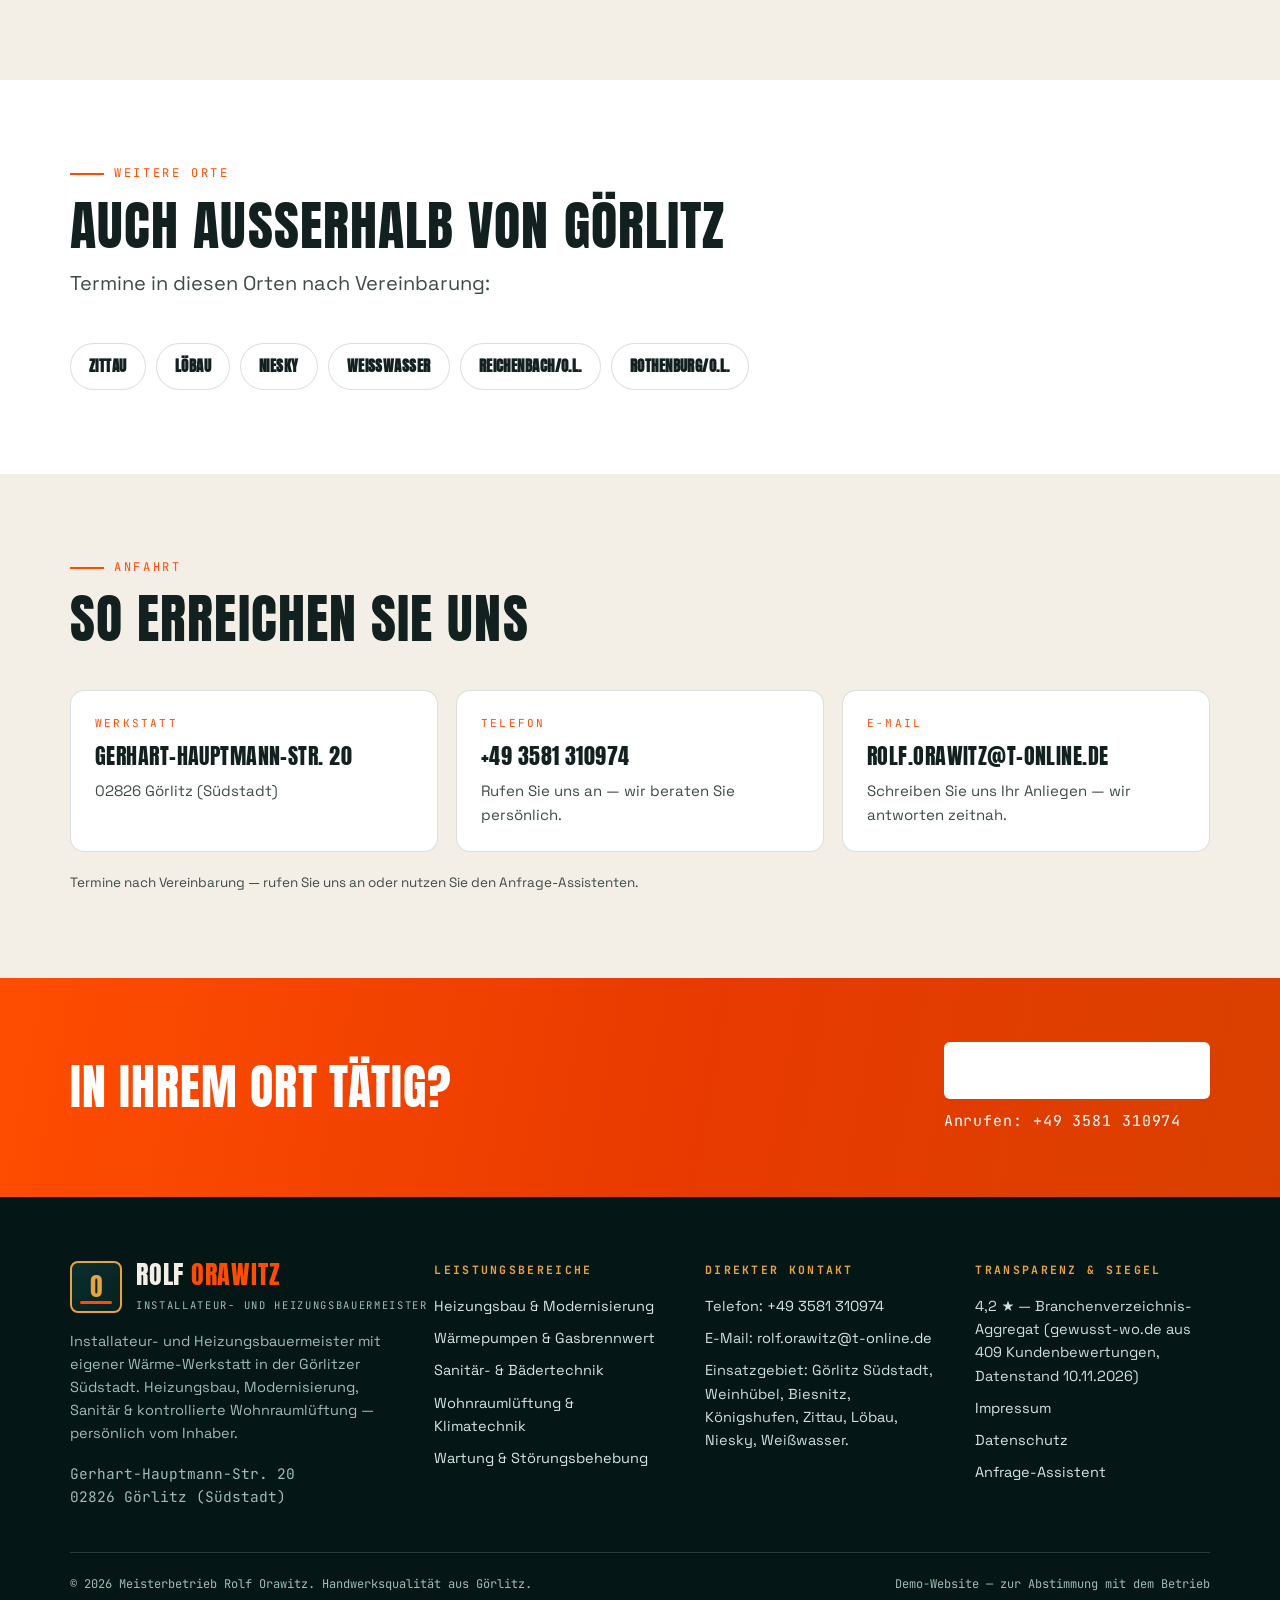
<file: einsatzgebiet.html>
<!DOCTYPE html>
<html lang="de">
<head>
<meta charset="UTF-8">
<meta name="viewport" content="width=device-width, initial-scale=1.0">
<title>Einsatzgebiet Görlitz & Oberlausitz — Meisterbetrieb Rolf Orawitz</title>
<meta name="description" content="Einsatzgebiet von Meisterbetrieb Rolf Orawitz: Görlitz (Südstadt, Biesnitz, Weinhübel, Königshufen) sowie Zittau, Löbau, Niesky, Weißwasser.">
<link rel="preconnect" href="https://fonts.googleapis.com">
<link rel="preconnect" href="https://fonts.gstatic.com" crossorigin>
<link href="https://fonts.googleapis.com/css2?family=Anton&family=JetBrains+Mono:wght@400;700&family=Space+Grotesk:wght@400;500;700&display=swap" rel="stylesheet">
<link rel="stylesheet" href="assets/css/style.css">
</head>
<body data-page="einsatz">
<a class="skip-link" href="#main">Zum Inhalt springen</a>
<header class="topbar">
  <div class="wrap">
    <span>[HWK DRESDEN] Meisterbetrieb Görlitz Südstadt · Gerhart-Hauptmann-Str. 20</span>
    <span class="tb-right"><a href="tel:+493581310974">Tel. 03581 310974</a><span>gewusst-wo.de: 4,2 ★ (409 Bewertungen)</span><span>Termine &amp; Einsätze nach Vereinbarung</span></span>
  </div>
</header>
<header class="site-header">
  <div class="wrap">
    <div class="header-row1">
      <a class="logo" href="index.html" aria-label="Meisterbetrieb Rolf Orawitz — Startseite">
        <span class="logo-mark" aria-hidden="true">O</span>
        <span><span class="logo-name">Rolf <em>Orawitz</em></span><span class="logo-sub">Installateur- und Heizungsbauermeister</span></span>
      </a>
      <div class="header-cta">
        <a class="header-phone" href="tel:+493581310974"><small>Direkte Linie // Werkstatt</small><strong>+49 3581 310974</strong></a>
        <a class="btn btn-orange btn-sm" href="anfrage.html">Anfrage starten</a>
        <button class="nav-toggle" type="button" aria-expanded="false" aria-controls="main-nav">MENÜ ☰</button>
      </div>
    </div>
  </div>
  <div class="header-row2">
    <div class="wrap">
      <nav class="main-nav" id="main-nav" aria-label="Hauptmenü">
        <ul>
          <li><a href="index.html" data-nav="start">Startseite</a></li>
          <li><a href="heizung.html" data-nav="heizung">Heizung</a></li>
          <li><a href="sanitaer-bad.html" data-nav="sanitaer">Sanitär &amp; Bad</a></li>
          <li><a href="lueftung-klima.html" data-nav="lueftung">Lüftung &amp; Klima</a></li>
          <li><a href="wartung-service.html" data-nav="wartung">Wartung &amp; Service</a></li>
          <li><a href="anfrage.html" data-nav="anfrage">Anfrage-Assistent</a></li>
          <li><a href="ablauf-anfrage.html" data-nav="ablauf">Ablauf &amp; Anfrage</a></li>
          <li><a href="ueber-uns.html" data-nav="ueber">Über uns</a></li>
          <li><a href="einsatzgebiet.html" data-nav="einsatz">Einsatzgebiet</a></li>
          <li><a href="kontakt.html" data-nav="kontakt">Kontakt</a></li>
        </ul>
      </nav>
    </div>
  </div>
</header>
<div class="callbar" role="complementary" aria-label="Direktkontakt">
  <div class="wrap">
    <p>Heizungsausfall oder Projektplanung? Direkt Meisterbetrieb kontaktieren oder Online-Assistent nutzen.</p>
    <a class="cb-call" href="tel:+493581310974">Anrufen</a>
    <a class="cb-ask" href="anfrage.html">Online-Anfrage</a>
  </div>
</div><main id="main">

<section class="hero"><div class="wrap">
  <p class="eyebrow on-dark">Einsatzgebiet</p>
  <h1>Görlitz &amp; Umgebung —<br><span class="hl">wir sind für Sie da.</span></h1>
  <p class="lede on-dark" style="max-width:70ch">Unser Einsatzgebiet umfasst Görlitz und die umliegenden Orte im Landkreis. Von der Südstadt bis nach Zittau, Löbau und Niesky — Termine nach Vereinbarung.</p>
  <div class="hero-ctas" style="margin-top:26px">
    <a class="btn btn-orange" href="anfrage.html">Anfrage starten</a>
    <a class="btn btn-ghost" href="tel:+493581310974">03581 310974</a>
  </div>
</div></section>

<section class="section-light"><div class="wrap">
  <div class="section-head reveal"><p class="eyebrow">Görlitzer Stadtteile</p><h2>Wo wir arbeiten</h2><p class="lede">In diesen Stadtteilen sind wir regelmäßig im Einsatz — mit kurzen Wegen von unserer Werkstatt in der Südstadt.</p></div>
  <div class="district-grid reveal"><article class="district-card"><div class="dc-tag">Werkstattstandort</div><h3>Görlitz Südstadt</h3><p>Gerhart-Hauptmann-Str. 20 — hier sitzt der Betrieb. Kurze Wege, persönliche Betreuung.</p></article><article class="district-card"><div class="dc-tag">Wärmepumpen & Badsanierung</div><h3>Biesnitz</h3><p>Einfamilienhäuser und sanierte Bestände — Wärmepumpen-Eignung und Badmodernisierung.</p></article><article class="district-card"><div class="dc-tag">Heizungswartung & Lüftung</div><h3>Weinhübel</h3><p>Heizungswartung und Lüftungsanlagen für Wohnungen und Häuser im Neissetal.</p></article><article class="district-card"><div class="dc-tag">Wohnanlagen & Mehrfamilienhäuser</div><h3>Königshufen</h3><p>Heizungstechnik und Wartung für Wohnanlagen und Mehrfamilienhäuser.</p></article><article class="district-card"><div class="dc-tag">Heizungsmodernisierung</div><h3>Rauschwalde</h3><p>Kesseltausch und Modernisierung für Bestandsbauten.</p></article><article class="district-card"><div class="dc-tag">Einfamilienhäuser & Neubau</div><h3>Landeskrone</h3><p>Heizungs- und Lüftungstechnik für Einfamilienhäuser und Neubauten.</p></article></div>
  <div class="map-panel reveal" style="margin-top:26px">
    <p style="font-family:'JetBrains Mono',monospace;font-size:11px;letter-spacing:.22em;text-transform:uppercase;color:var(--brass);margin-bottom:12px">Karte: Einsatzgebiet Görlitz &amp; Umgebung — schematisch</p>
    <p style="color:#cfe0de;font-size:15px">Die Übersicht zeigt die Görlitzer Stadtteile und die umliegenden Orte unseres Einsatzgebiets. Eine genaue Anfahrtsskizze erhalten Sie mit der Terminbestätigung — oder rufen Sie uns einfach an: <a href="tel:+493581310974" style="color:var(--brass)">03581 310974</a>.</p>
  </div>
</div></section>

<section class="section-white"><div class="wrap">
  <div class="section-head reveal"><p class="eyebrow">Weitere Orte</p><h2>Auch außerhalb von Görlitz</h2><p class="lede">Termine in diesen Orten nach Vereinbarung:</p></div>
  <ul class="chip-list reveal"><li><b>Zittau</b></li><li><b>Löbau</b></li><li><b>Niesky</b></li><li><b>Weißwasser</b></li><li><b>Reichenbach/O.L.</b></li><li><b>Rothenburg/O.L.</b></li></ul>
</div></section>

<section class="section-light"><div class="wrap">
  <div class="section-head reveal"><p class="eyebrow">Anfahrt</p><h2>So erreichen Sie uns</h2></div>
  <div class="cards-3 reveal">
    <div class="mod-card"><div class="mc-body"><span class="mc-tag">Werkstatt</span><h3>Gerhart-Hauptmann-Str. 20</h3><p>02826 Görlitz (Südstadt)</p></div></div>
    <div class="mod-card"><div class="mc-body"><span class="mc-tag">Telefon</span><h3><a href="tel:+493581310974" style="text-decoration:none">+49 3581 310974</a></h3><p>Rufen Sie uns an — wir beraten Sie persönlich.</p></div></div>
    <div class="mod-card"><div class="mc-body"><span class="mc-tag">E-Mail</span><h3><a href="mailto:rolf.orawitz@t-online.de" style="text-decoration:none;word-break:break-all">rolf.orawitz@t-online.de</a></h3><p>Schreiben Sie uns Ihr Anliegen — wir antworten zeitnah.</p></div></div>
  </div>
  <p class="table-note" style="margin-top:20px">Termine nach Vereinbarung — rufen Sie uns an oder nutzen Sie den Anfrage-Assistenten.</p>
</div></section>
<section class="cta-band"><div class="wrap">
  <h2>In Ihrem Ort tätig?</h2>
  <div class="cta-side">
    <a class="btn" href="anfrage.html">Online-Anfrage starten</a>
    <a href="tel:+493581310974" style="font-family:'JetBrains Mono',monospace;font-size:15px;letter-spacing:.06em;text-decoration:none">Anrufen: +49 3581 310974</a>
  </div>
</div></section>
</main>
<footer class="site-footer">
  <div class="wrap">
    <div class="footer-grid">
      <div>
        <a class="logo" href="index.html">
          <span class="logo-mark" aria-hidden="true">O</span>
          <span><span class="logo-name">Rolf <em>Orawitz</em></span><span class="logo-sub">Installateur- und Heizungsbauermeister</span></span>
        </a>
        <p style="margin-top:1rem">Installateur- und Heizungsbauermeister mit eigener Wärme-Werkstatt in der Görlitzer Südstadt. Heizungsbau, Modernisierung, Sanitär &amp; kontrollierte Wohnraumlüftung — persönlich vom Inhaber.</p>
        <p style="margin-top:1rem" class="mono">Gerhart-Hauptmann-Str. 20<br>02826 Görlitz (Südstadt)</p>
      </div>
      <div>
        <h4>Leistungsbereiche</h4>
        <ul>
          <li><a href="heizung.html">Heizungsbau &amp; Modernisierung</a></li>
          <li><a href="heizung.html">Wärmepumpen &amp; Gasbrennwert</a></li>
          <li><a href="sanitaer-bad.html">Sanitär- &amp; Bädertechnik</a></li>
          <li><a href="lueftung-klima.html">Wohnraumlüftung &amp; Klimatechnik</a></li>
          <li><a href="wartung-service.html">Wartung &amp; Störungsbehebung</a></li>
        </ul>
      </div>
      <div>
        <h4>Direkter Kontakt</h4>
        <ul>
          <li>Telefon: <a href="tel:+493581310974">+49 3581 310974</a></li>
          <li>E-Mail: <a href="mailto:rolf.orawitz@t-online.de">rolf.orawitz@t-online.de</a></li>
          <li>Einsatzgebiet: Görlitz Südstadt, Weinhübel, Biesnitz, Königshufen, Zittau, Löbau, Niesky, Weißwasser.</li>
        </ul>
      </div>
      <div>
        <h4>Transparenz &amp; Siegel</h4>
        <ul>
          <li>4,2 ★ — Branchenverzeichnis-Aggregat (gewusst-wo.de aus 409 Kundenbewertungen, Datenstand 10.11.2026)</li>
          <li><a href="impressum.html">Impressum</a></li>
          <li><a href="datenschutz.html">Datenschutz</a></li>
          <li><a href="anfrage.html">Anfrage-Assistent</a></li>
        </ul>
      </div>
    </div>
    <div class="footer-bottom">
      <span>© 2026 Meisterbetrieb Rolf Orawitz. Handwerksqualität aus Görlitz.</span>
      <span>Demo-Website — zur Abstimmung mit dem Betrieb</span>
    </div>
  </div>
</footer>
<script src="assets/js/main.js"></script>
</body>
</html>
</file>
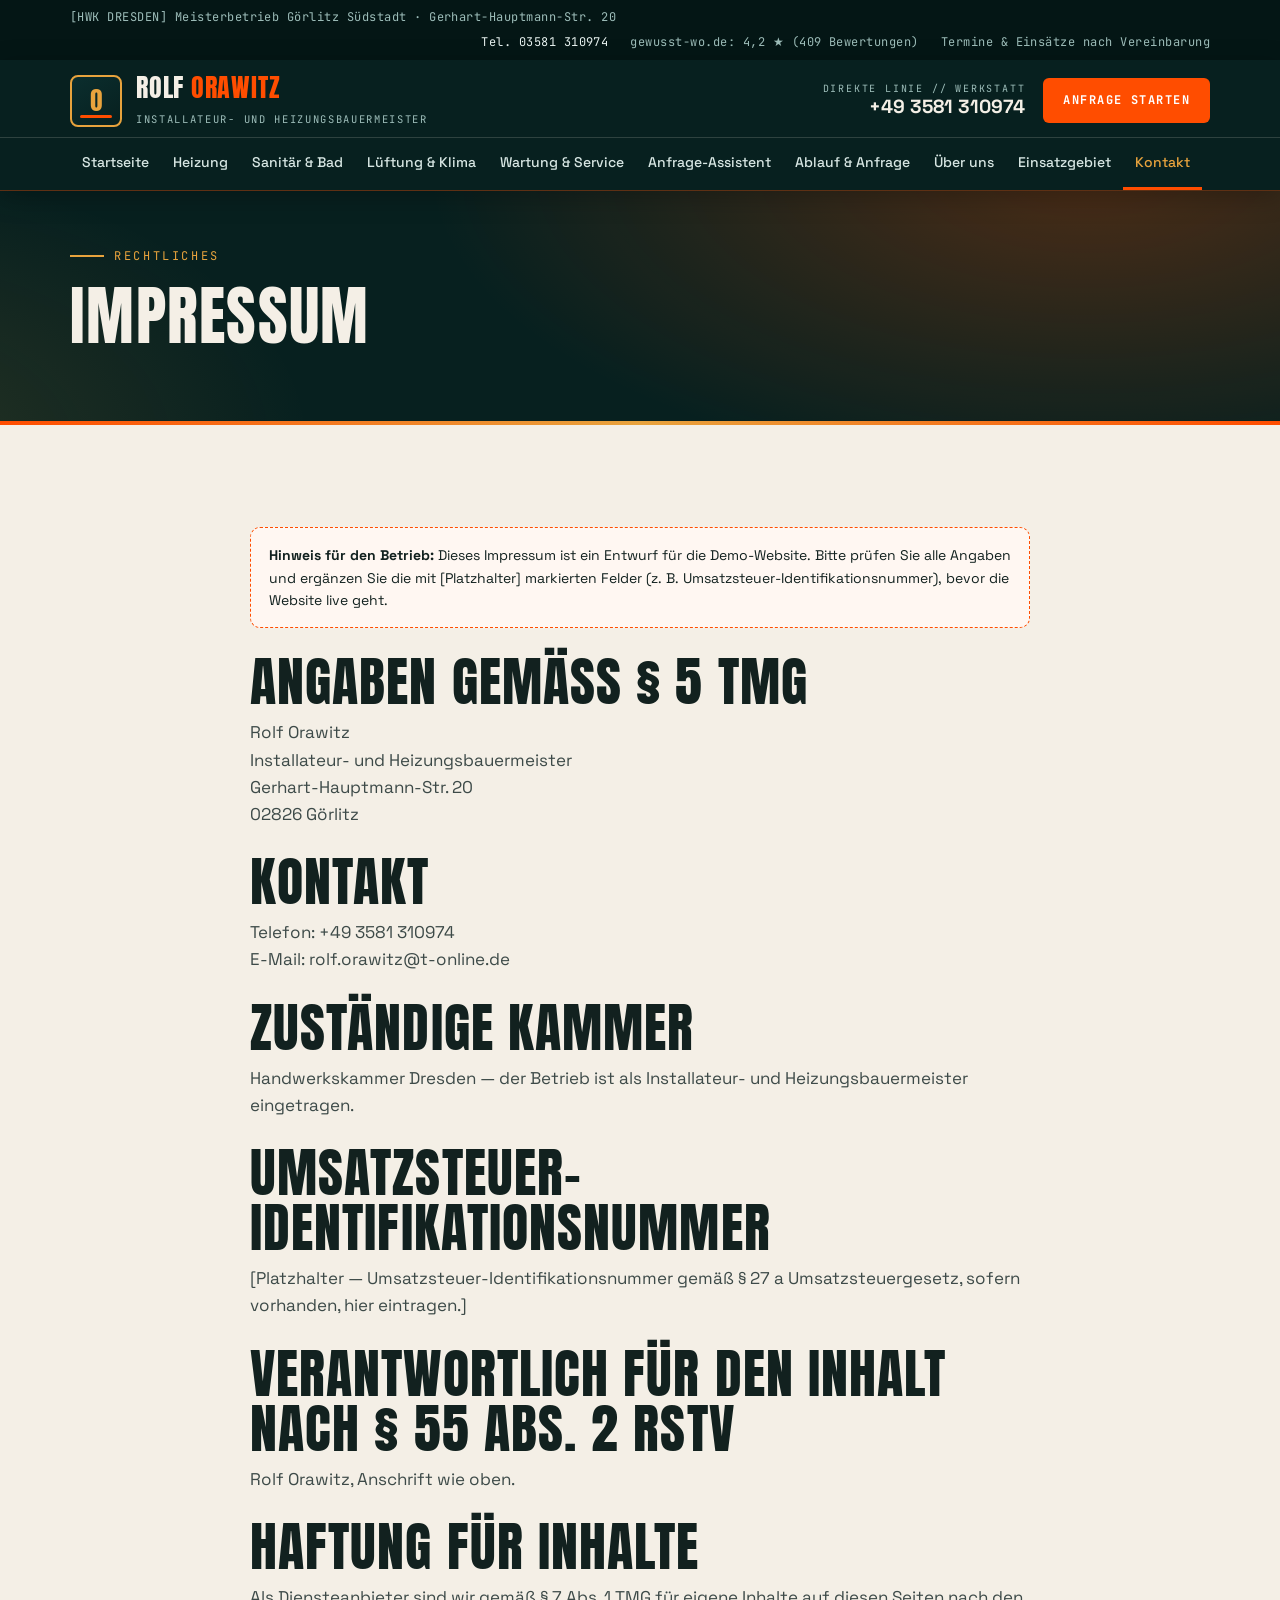
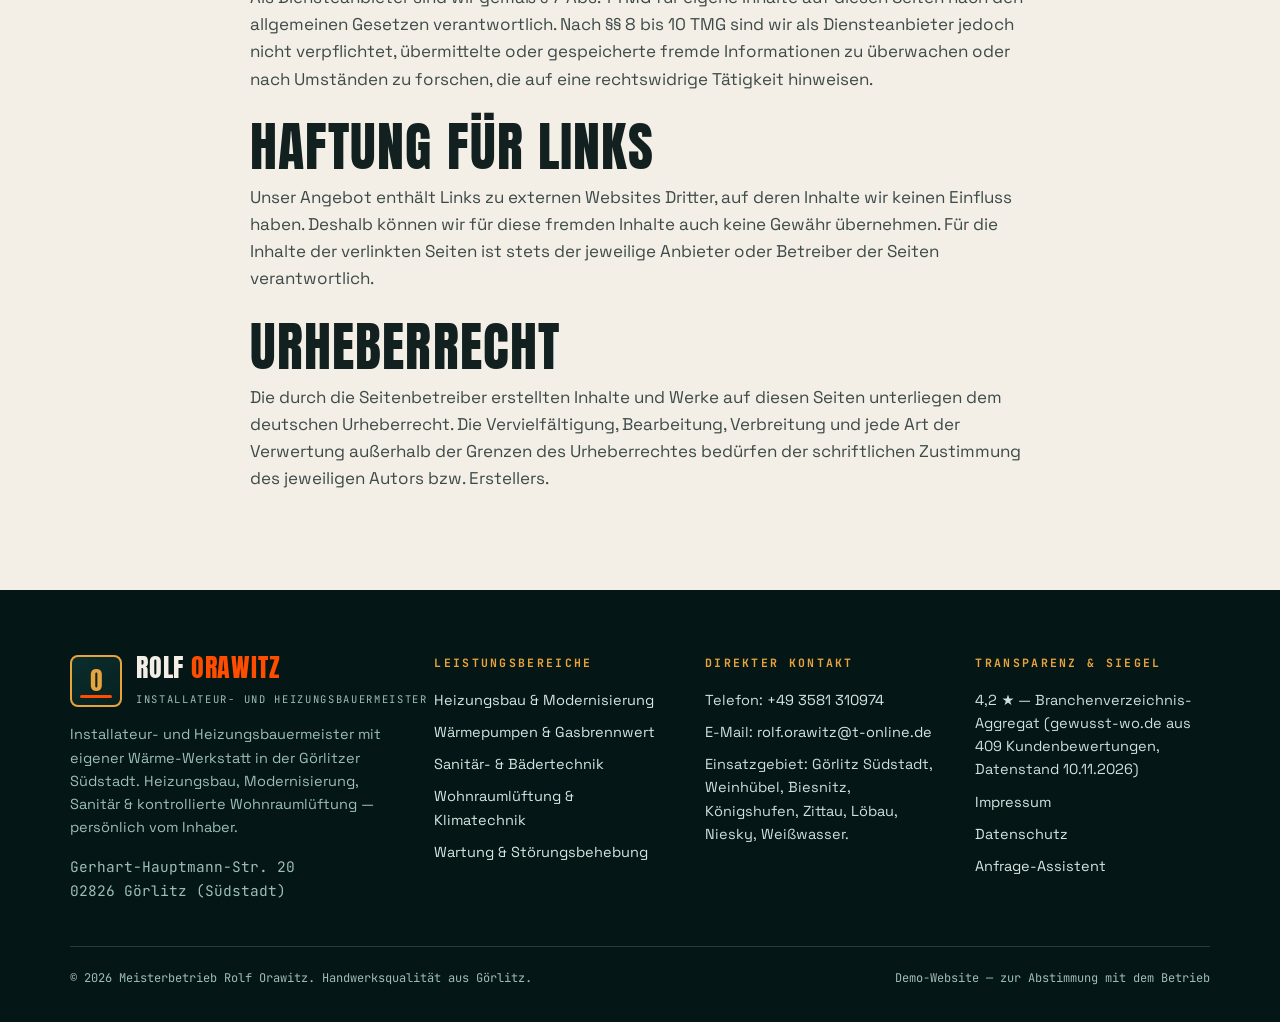
<file: impressum.html>
<!DOCTYPE html>
<html lang="de">
<head>
<meta charset="UTF-8">
<meta name="viewport" content="width=device-width, initial-scale=1.0">
<title>Impressum — Meisterbetrieb Rolf Orawitz Görlitz</title>
<meta name="description" content="Impressum von Meisterbetrieb Rolf Orawitz, Installateur- und Heizungsbauermeister, Gerhart-Hauptmann-Str. 20, 02826 Görlitz.">
<link rel="preconnect" href="https://fonts.googleapis.com">
<link rel="preconnect" href="https://fonts.gstatic.com" crossorigin>
<link href="https://fonts.googleapis.com/css2?family=Anton&family=JetBrains+Mono:wght@400;700&family=Space+Grotesk:wght@400;500;700&display=swap" rel="stylesheet">
<link rel="stylesheet" href="assets/css/style.css">
</head>
<body data-page="kontakt">
<a class="skip-link" href="#main">Zum Inhalt springen</a>
<header class="topbar">
  <div class="wrap">
    <span>[HWK DRESDEN] Meisterbetrieb Görlitz Südstadt · Gerhart-Hauptmann-Str. 20</span>
    <span class="tb-right"><a href="tel:+493581310974">Tel. 03581 310974</a><span>gewusst-wo.de: 4,2 ★ (409 Bewertungen)</span><span>Termine &amp; Einsätze nach Vereinbarung</span></span>
  </div>
</header>
<header class="site-header">
  <div class="wrap">
    <div class="header-row1">
      <a class="logo" href="index.html" aria-label="Meisterbetrieb Rolf Orawitz — Startseite">
        <span class="logo-mark" aria-hidden="true">O</span>
        <span><span class="logo-name">Rolf <em>Orawitz</em></span><span class="logo-sub">Installateur- und Heizungsbauermeister</span></span>
      </a>
      <div class="header-cta">
        <a class="header-phone" href="tel:+493581310974"><small>Direkte Linie // Werkstatt</small><strong>+49 3581 310974</strong></a>
        <a class="btn btn-orange btn-sm" href="anfrage.html">Anfrage starten</a>
        <button class="nav-toggle" type="button" aria-expanded="false" aria-controls="main-nav">MENÜ ☰</button>
      </div>
    </div>
  </div>
  <div class="header-row2">
    <div class="wrap">
      <nav class="main-nav" id="main-nav" aria-label="Hauptmenü">
        <ul>
          <li><a href="index.html" data-nav="start">Startseite</a></li>
          <li><a href="heizung.html" data-nav="heizung">Heizung</a></li>
          <li><a href="sanitaer-bad.html" data-nav="sanitaer">Sanitär &amp; Bad</a></li>
          <li><a href="lueftung-klima.html" data-nav="lueftung">Lüftung &amp; Klima</a></li>
          <li><a href="wartung-service.html" data-nav="wartung">Wartung &amp; Service</a></li>
          <li><a href="anfrage.html" data-nav="anfrage">Anfrage-Assistent</a></li>
          <li><a href="ablauf-anfrage.html" data-nav="ablauf">Ablauf &amp; Anfrage</a></li>
          <li><a href="ueber-uns.html" data-nav="ueber">Über uns</a></li>
          <li><a href="einsatzgebiet.html" data-nav="einsatz">Einsatzgebiet</a></li>
          <li><a href="kontakt.html" data-nav="kontakt">Kontakt</a></li>
        </ul>
      </nav>
    </div>
  </div>
</header>
<div class="callbar" role="complementary" aria-label="Direktkontakt">
  <div class="wrap">
    <p>Heizungsausfall oder Projektplanung? Direkt Meisterbetrieb kontaktieren oder Online-Assistent nutzen.</p>
    <a class="cb-call" href="tel:+493581310974">Anrufen</a>
    <a class="cb-ask" href="anfrage.html">Online-Anfrage</a>
  </div>
</div><main id="main">

<section class="hero" style="padding:56px 0"><div class="wrap">
  <p class="eyebrow on-dark">Rechtliches</p>
  <h1 style="font-size:clamp(36px,5vw,64px)">Impressum</h1>
</div></section>
<section class="section-light"><div class="wrap legal">
  <div class="placeholder-note"><b>Hinweis für den Betrieb:</b> Dieses Impressum ist ein Entwurf für die Demo-Website. Bitte prüfen Sie alle Angaben und ergänzen Sie die mit [Platzhalter] markierten Felder (z.&nbsp;B. Umsatzsteuer-Identifikationsnummer), bevor die Website live geht.</div>
  <h2>Angaben gemäß § 5 TMG</h2>
  <p>Rolf Orawitz<br>Installateur- und Heizungsbauermeister<br>Gerhart-Hauptmann-Str. 20<br>02826 Görlitz</p>
  <h2>Kontakt</h2>
  <p>Telefon: +49 3581 310974<br>E-Mail: rolf.orawitz@t-online.de</p>
  <h2>Zuständige Kammer</h2>
  <p>Handwerkskammer Dresden — der Betrieb ist als Installateur- und Heizungsbauermeister eingetragen.</p>
  <h2>Umsatzsteuer-Identifikationsnummer</h2>
  <p>[Platzhalter — Umsatzsteuer-Identifikationsnummer gemäß § 27 a Umsatzsteuergesetz, sofern vorhanden, hier eintragen.]</p>
  <h2>Verantwortlich für den Inhalt nach § 55 Abs. 2 RStV</h2>
  <p>Rolf Orawitz, Anschrift wie oben.</p>
  <h2>Haftung für Inhalte</h2>
  <p>Als Diensteanbieter sind wir gemäß § 7 Abs. 1 TMG für eigene Inhalte auf diesen Seiten nach den allgemeinen Gesetzen verantwortlich. Nach §§ 8 bis 10 TMG sind wir als Diensteanbieter jedoch nicht verpflichtet, übermittelte oder gespeicherte fremde Informationen zu überwachen oder nach Umständen zu forschen, die auf eine rechtswidrige Tätigkeit hinweisen.</p>
  <h2>Haftung für Links</h2>
  <p>Unser Angebot enthält Links zu externen Websites Dritter, auf deren Inhalte wir keinen Einfluss haben. Deshalb können wir für diese fremden Inhalte auch keine Gewähr übernehmen. Für die Inhalte der verlinkten Seiten ist stets der jeweilige Anbieter oder Betreiber der Seiten verantwortlich.</p>
  <h2>Urheberrecht</h2>
  <p>Die durch die Seitenbetreiber erstellten Inhalte und Werke auf diesen Seiten unterliegen dem deutschen Urheberrecht. Die Vervielfältigung, Bearbeitung, Verbreitung und jede Art der Verwertung außerhalb der Grenzen des Urheberrechtes bedürfen der schriftlichen Zustimmung des jeweiligen Autors bzw. Erstellers.</p>
</div></section>

</main>
<footer class="site-footer">
  <div class="wrap">
    <div class="footer-grid">
      <div>
        <a class="logo" href="index.html">
          <span class="logo-mark" aria-hidden="true">O</span>
          <span><span class="logo-name">Rolf <em>Orawitz</em></span><span class="logo-sub">Installateur- und Heizungsbauermeister</span></span>
        </a>
        <p style="margin-top:1rem">Installateur- und Heizungsbauermeister mit eigener Wärme-Werkstatt in der Görlitzer Südstadt. Heizungsbau, Modernisierung, Sanitär &amp; kontrollierte Wohnraumlüftung — persönlich vom Inhaber.</p>
        <p style="margin-top:1rem" class="mono">Gerhart-Hauptmann-Str. 20<br>02826 Görlitz (Südstadt)</p>
      </div>
      <div>
        <h4>Leistungsbereiche</h4>
        <ul>
          <li><a href="heizung.html">Heizungsbau &amp; Modernisierung</a></li>
          <li><a href="heizung.html">Wärmepumpen &amp; Gasbrennwert</a></li>
          <li><a href="sanitaer-bad.html">Sanitär- &amp; Bädertechnik</a></li>
          <li><a href="lueftung-klima.html">Wohnraumlüftung &amp; Klimatechnik</a></li>
          <li><a href="wartung-service.html">Wartung &amp; Störungsbehebung</a></li>
        </ul>
      </div>
      <div>
        <h4>Direkter Kontakt</h4>
        <ul>
          <li>Telefon: <a href="tel:+493581310974">+49 3581 310974</a></li>
          <li>E-Mail: <a href="mailto:rolf.orawitz@t-online.de">rolf.orawitz@t-online.de</a></li>
          <li>Einsatzgebiet: Görlitz Südstadt, Weinhübel, Biesnitz, Königshufen, Zittau, Löbau, Niesky, Weißwasser.</li>
        </ul>
      </div>
      <div>
        <h4>Transparenz &amp; Siegel</h4>
        <ul>
          <li>4,2 ★ — Branchenverzeichnis-Aggregat (gewusst-wo.de aus 409 Kundenbewertungen, Datenstand 10.11.2026)</li>
          <li><a href="impressum.html">Impressum</a></li>
          <li><a href="datenschutz.html">Datenschutz</a></li>
          <li><a href="anfrage.html">Anfrage-Assistent</a></li>
        </ul>
      </div>
    </div>
    <div class="footer-bottom">
      <span>© 2026 Meisterbetrieb Rolf Orawitz. Handwerksqualität aus Görlitz.</span>
      <span>Demo-Website — zur Abstimmung mit dem Betrieb</span>
    </div>
  </div>
</footer>
<script src="assets/js/main.js"></script>
</body>
</html>
</file>
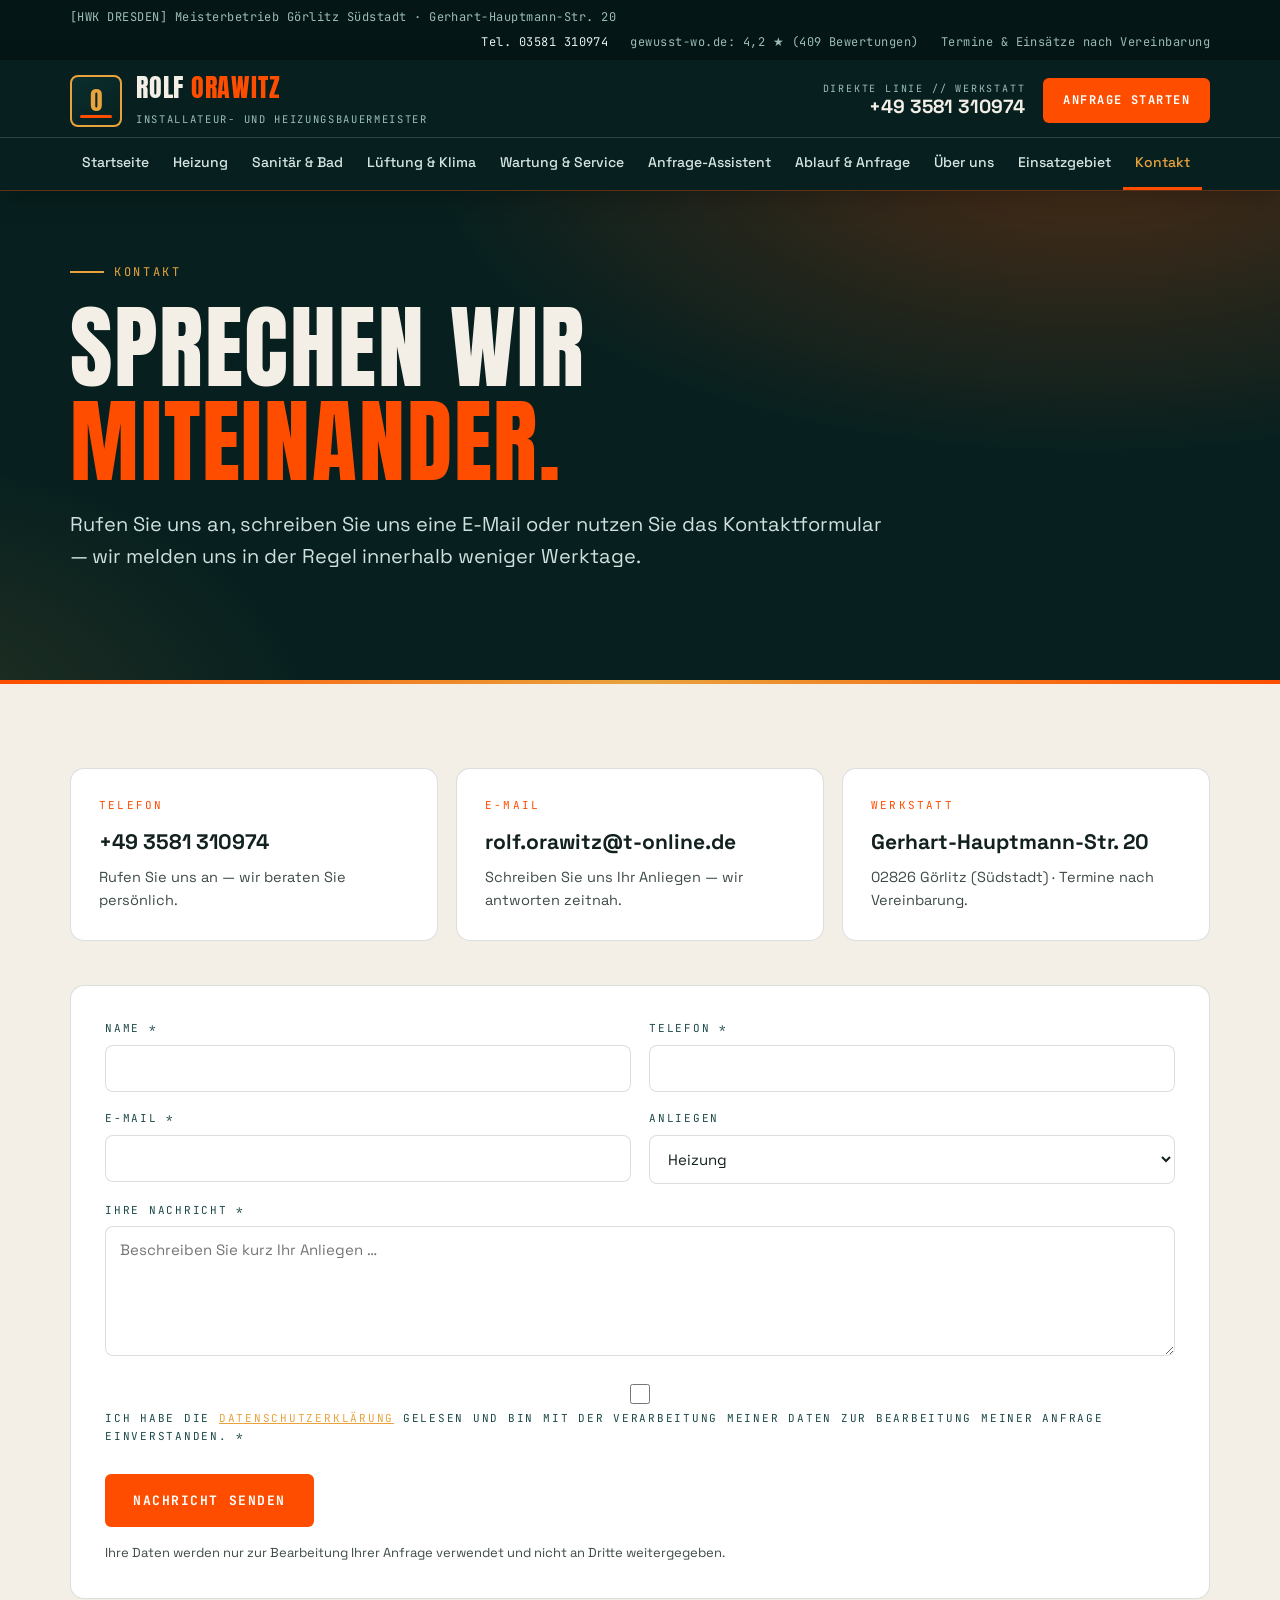
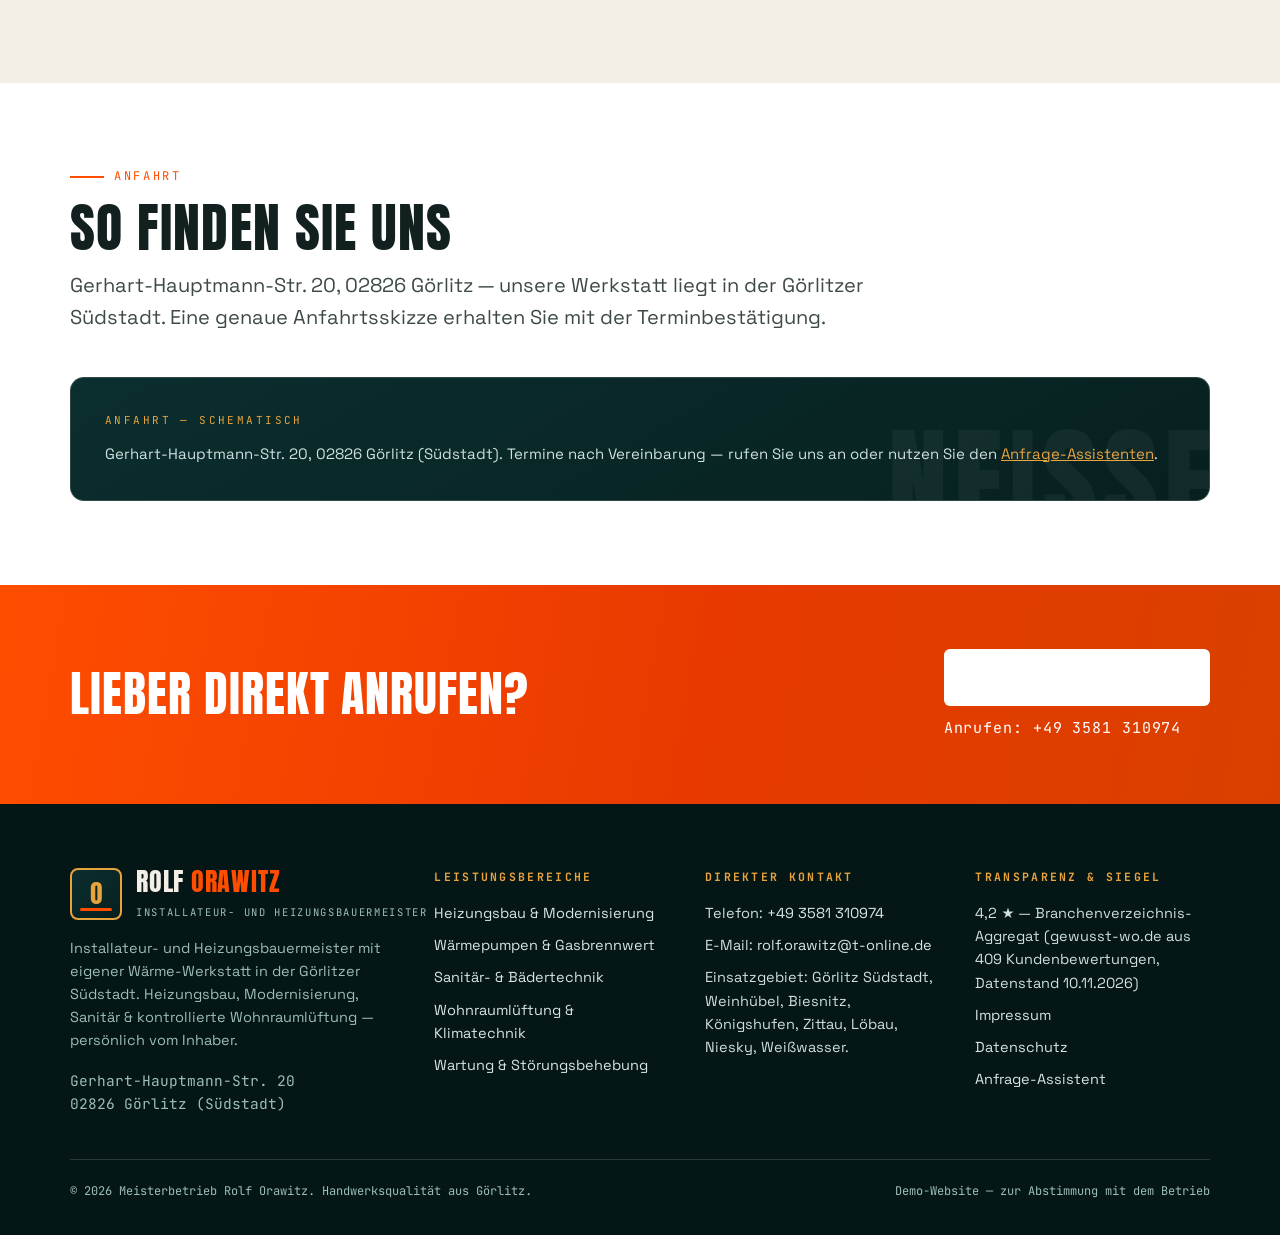
<file: kontakt.html>
<!DOCTYPE html>
<html lang="de">
<head>
<meta charset="UTF-8">
<meta name="viewport" content="width=device-width, initial-scale=1.0">
<title>Kontakt — Meisterbetrieb Rolf Orawitz Görlitz</title>
<meta name="description" content="Kontakt zu Meisterbetrieb Rolf Orawitz in Görlitz: +49 3581 310974, rolf.orawitz@t-online.de, Gerhart-Hauptmann-Str. 20, 02826 Görlitz. Kontaktformular & Anfrage-Assistent.">
<link rel="preconnect" href="https://fonts.googleapis.com">
<link rel="preconnect" href="https://fonts.gstatic.com" crossorigin>
<link href="https://fonts.googleapis.com/css2?family=Anton&family=JetBrains+Mono:wght@400;700&family=Space+Grotesk:wght@400;500;700&display=swap" rel="stylesheet">
<link rel="stylesheet" href="assets/css/style.css">
</head>
<body data-page="kontakt">
<a class="skip-link" href="#main">Zum Inhalt springen</a>
<header class="topbar">
  <div class="wrap">
    <span>[HWK DRESDEN] Meisterbetrieb Görlitz Südstadt · Gerhart-Hauptmann-Str. 20</span>
    <span class="tb-right"><a href="tel:+493581310974">Tel. 03581 310974</a><span>gewusst-wo.de: 4,2 ★ (409 Bewertungen)</span><span>Termine &amp; Einsätze nach Vereinbarung</span></span>
  </div>
</header>
<header class="site-header">
  <div class="wrap">
    <div class="header-row1">
      <a class="logo" href="index.html" aria-label="Meisterbetrieb Rolf Orawitz — Startseite">
        <span class="logo-mark" aria-hidden="true">O</span>
        <span><span class="logo-name">Rolf <em>Orawitz</em></span><span class="logo-sub">Installateur- und Heizungsbauermeister</span></span>
      </a>
      <div class="header-cta">
        <a class="header-phone" href="tel:+493581310974"><small>Direkte Linie // Werkstatt</small><strong>+49 3581 310974</strong></a>
        <a class="btn btn-orange btn-sm" href="anfrage.html">Anfrage starten</a>
        <button class="nav-toggle" type="button" aria-expanded="false" aria-controls="main-nav">MENÜ ☰</button>
      </div>
    </div>
  </div>
  <div class="header-row2">
    <div class="wrap">
      <nav class="main-nav" id="main-nav" aria-label="Hauptmenü">
        <ul>
          <li><a href="index.html" data-nav="start">Startseite</a></li>
          <li><a href="heizung.html" data-nav="heizung">Heizung</a></li>
          <li><a href="sanitaer-bad.html" data-nav="sanitaer">Sanitär &amp; Bad</a></li>
          <li><a href="lueftung-klima.html" data-nav="lueftung">Lüftung &amp; Klima</a></li>
          <li><a href="wartung-service.html" data-nav="wartung">Wartung &amp; Service</a></li>
          <li><a href="anfrage.html" data-nav="anfrage">Anfrage-Assistent</a></li>
          <li><a href="ablauf-anfrage.html" data-nav="ablauf">Ablauf &amp; Anfrage</a></li>
          <li><a href="ueber-uns.html" data-nav="ueber">Über uns</a></li>
          <li><a href="einsatzgebiet.html" data-nav="einsatz">Einsatzgebiet</a></li>
          <li><a href="kontakt.html" data-nav="kontakt">Kontakt</a></li>
        </ul>
      </nav>
    </div>
  </div>
</header>
<div class="callbar" role="complementary" aria-label="Direktkontakt">
  <div class="wrap">
    <p>Heizungsausfall oder Projektplanung? Direkt Meisterbetrieb kontaktieren oder Online-Assistent nutzen.</p>
    <a class="cb-call" href="tel:+493581310974">Anrufen</a>
    <a class="cb-ask" href="anfrage.html">Online-Anfrage</a>
  </div>
</div><main id="main">

<section class="hero"><div class="wrap">
  <p class="eyebrow on-dark">Kontakt</p>
  <h1>Sprechen wir<br><span class="hl">miteinander.</span></h1>
  <p class="lede on-dark" style="max-width:64ch">Rufen Sie uns an, schreiben Sie uns eine E-Mail oder nutzen Sie das Kontaktformular — wir melden uns in der Regel innerhalb weniger Werktage.</p>
</div></section>

<section class="section-light"><div class="wrap">
  <div class="contact-cards reveal">
    <div class="contact-card"><div class="cc-tag">Telefon</div><a class="big" href="tel:+493581310974">+49 3581 310974</a><p>Rufen Sie uns an — wir beraten Sie persönlich.</p></div>
    <div class="contact-card"><div class="cc-tag">E-Mail</div><a class="big" href="mailto:rolf.orawitz@t-online.de">rolf.orawitz@t-online.de</a><p>Schreiben Sie uns Ihr Anliegen — wir antworten zeitnah.</p></div>
    <div class="contact-card"><div class="cc-tag">Werkstatt</div><a class="big" href="einsatzgebiet.html">Gerhart-Hauptmann-Str. 20</a><p>02826 Görlitz (Südstadt) · Termine nach Vereinbarung.</p></div>
  </div>

  <div class="form-card reveal">
    <form class="quote-form" novalidate>
      <div class="form-grid">
        <div class="field"><label for="k-name">Name *</label><input id="k-name" name="name" type="text" required autocomplete="name"><span class="f-err">Bitte geben Sie Ihren Namen an.</span></div>
        <div class="field"><label for="k-tel">Telefon *</label><input id="k-tel" name="tel" type="tel" required autocomplete="tel"><span class="f-err">Bitte geben Sie eine gültige Telefonnummer an.</span></div>
        <div class="field"><label for="k-mail">E-Mail *</label><input id="k-mail" name="email" type="email" required autocomplete="email"><span class="f-err">Bitte geben Sie eine gültige E-Mail-Adresse an.</span></div>
        <div class="field"><label for="k-anliegen">Anliegen</label><select id="k-anliegen" name="anliegen"><option>Heizung</option><option>Sanitär &amp; Bad</option><option>Lüftung &amp; Klima</option><option>Wartung</option><option>Sonstiges</option></select></div>
        <div class="field full"><label for="k-nachricht">Ihre Nachricht *</label><textarea id="k-nachricht" name="nachricht" required placeholder="Beschreiben Sie kurz Ihr Anliegen …"></textarea><span class="f-err">Bitte schreiben Sie uns kurz Ihr Anliegen.</span></div>
        <div class="field full"><label class="check-field"><input type="checkbox" required><span>Ich habe die <a href="datenschutz.html">Datenschutzerklärung</a> gelesen und bin mit der Verarbeitung meiner Daten zur Bearbeitung meiner Anfrage einverstanden. *</span></label></div>
      </div>
      <button class="btn btn-orange" type="submit" style="margin-top:22px">Nachricht senden</button>
      <p class="form-note">Ihre Daten werden nur zur Bearbeitung Ihrer Anfrage verwendet und nicht an Dritte weitergegeben.</p>
    </form>
    <div class="form-success" role="status">
      <h3>Vielen Dank für Ihre Nachricht!</h3>
      <p>Rolf Orawitz meldet sich in der Regel innerhalb weniger Werktage bei Ihnen. Bei einem akuten Ausfall rufen Sie uns bitte zusätzlich direkt an: <a href="tel:+493581310974">03581 310974</a>.</p>
      <p class="demo-note">Hinweis: Dies ist eine Demo-Website — Ihre Nachricht wird nicht versendet. Im Live-Betrieb geht sie direkt an rolf.orawitz@t-online.de.</p>
    </div>
  </div>
</div></section>

<section class="section-white"><div class="wrap">
  <div class="section-head reveal"><p class="eyebrow">Anfahrt</p><h2>So finden Sie uns</h2><p class="lede">Gerhart-Hauptmann-Str. 20, 02826 Görlitz — unsere Werkstatt liegt in der Görlitzer Südstadt. Eine genaue Anfahrtsskizze erhalten Sie mit der Terminbestätigung.</p></div>
  <div class="map-panel reveal">
    <p style="font-family:'JetBrains Mono',monospace;font-size:11px;letter-spacing:.22em;text-transform:uppercase;color:var(--brass);margin-bottom:12px">Anfahrt — schematisch</p>
    <p style="color:#cfe0de;font-size:15px">Gerhart-Hauptmann-Str. 20, 02826 Görlitz (Südstadt). Termine nach Vereinbarung — rufen Sie uns an oder nutzen Sie den <a href="anfrage.html" style="color:var(--brass)">Anfrage-Assistenten</a>.</p>
  </div>
</div></section>
<section class="cta-band"><div class="wrap">
  <h2>Lieber direkt anrufen?</h2>
  <div class="cta-side">
    <a class="btn" href="anfrage.html">Online-Anfrage starten</a>
    <a href="tel:+493581310974" style="font-family:'JetBrains Mono',monospace;font-size:15px;letter-spacing:.06em;text-decoration:none">Anrufen: +49 3581 310974</a>
  </div>
</div></section>
</main>
<footer class="site-footer">
  <div class="wrap">
    <div class="footer-grid">
      <div>
        <a class="logo" href="index.html">
          <span class="logo-mark" aria-hidden="true">O</span>
          <span><span class="logo-name">Rolf <em>Orawitz</em></span><span class="logo-sub">Installateur- und Heizungsbauermeister</span></span>
        </a>
        <p style="margin-top:1rem">Installateur- und Heizungsbauermeister mit eigener Wärme-Werkstatt in der Görlitzer Südstadt. Heizungsbau, Modernisierung, Sanitär &amp; kontrollierte Wohnraumlüftung — persönlich vom Inhaber.</p>
        <p style="margin-top:1rem" class="mono">Gerhart-Hauptmann-Str. 20<br>02826 Görlitz (Südstadt)</p>
      </div>
      <div>
        <h4>Leistungsbereiche</h4>
        <ul>
          <li><a href="heizung.html">Heizungsbau &amp; Modernisierung</a></li>
          <li><a href="heizung.html">Wärmepumpen &amp; Gasbrennwert</a></li>
          <li><a href="sanitaer-bad.html">Sanitär- &amp; Bädertechnik</a></li>
          <li><a href="lueftung-klima.html">Wohnraumlüftung &amp; Klimatechnik</a></li>
          <li><a href="wartung-service.html">Wartung &amp; Störungsbehebung</a></li>
        </ul>
      </div>
      <div>
        <h4>Direkter Kontakt</h4>
        <ul>
          <li>Telefon: <a href="tel:+493581310974">+49 3581 310974</a></li>
          <li>E-Mail: <a href="mailto:rolf.orawitz@t-online.de">rolf.orawitz@t-online.de</a></li>
          <li>Einsatzgebiet: Görlitz Südstadt, Weinhübel, Biesnitz, Königshufen, Zittau, Löbau, Niesky, Weißwasser.</li>
        </ul>
      </div>
      <div>
        <h4>Transparenz &amp; Siegel</h4>
        <ul>
          <li>4,2 ★ — Branchenverzeichnis-Aggregat (gewusst-wo.de aus 409 Kundenbewertungen, Datenstand 10.11.2026)</li>
          <li><a href="impressum.html">Impressum</a></li>
          <li><a href="datenschutz.html">Datenschutz</a></li>
          <li><a href="anfrage.html">Anfrage-Assistent</a></li>
        </ul>
      </div>
    </div>
    <div class="footer-bottom">
      <span>© 2026 Meisterbetrieb Rolf Orawitz. Handwerksqualität aus Görlitz.</span>
      <span>Demo-Website — zur Abstimmung mit dem Betrieb</span>
    </div>
  </div>
</footer>
<script src="assets/js/main.js"></script>
</body>
</html>
</file>
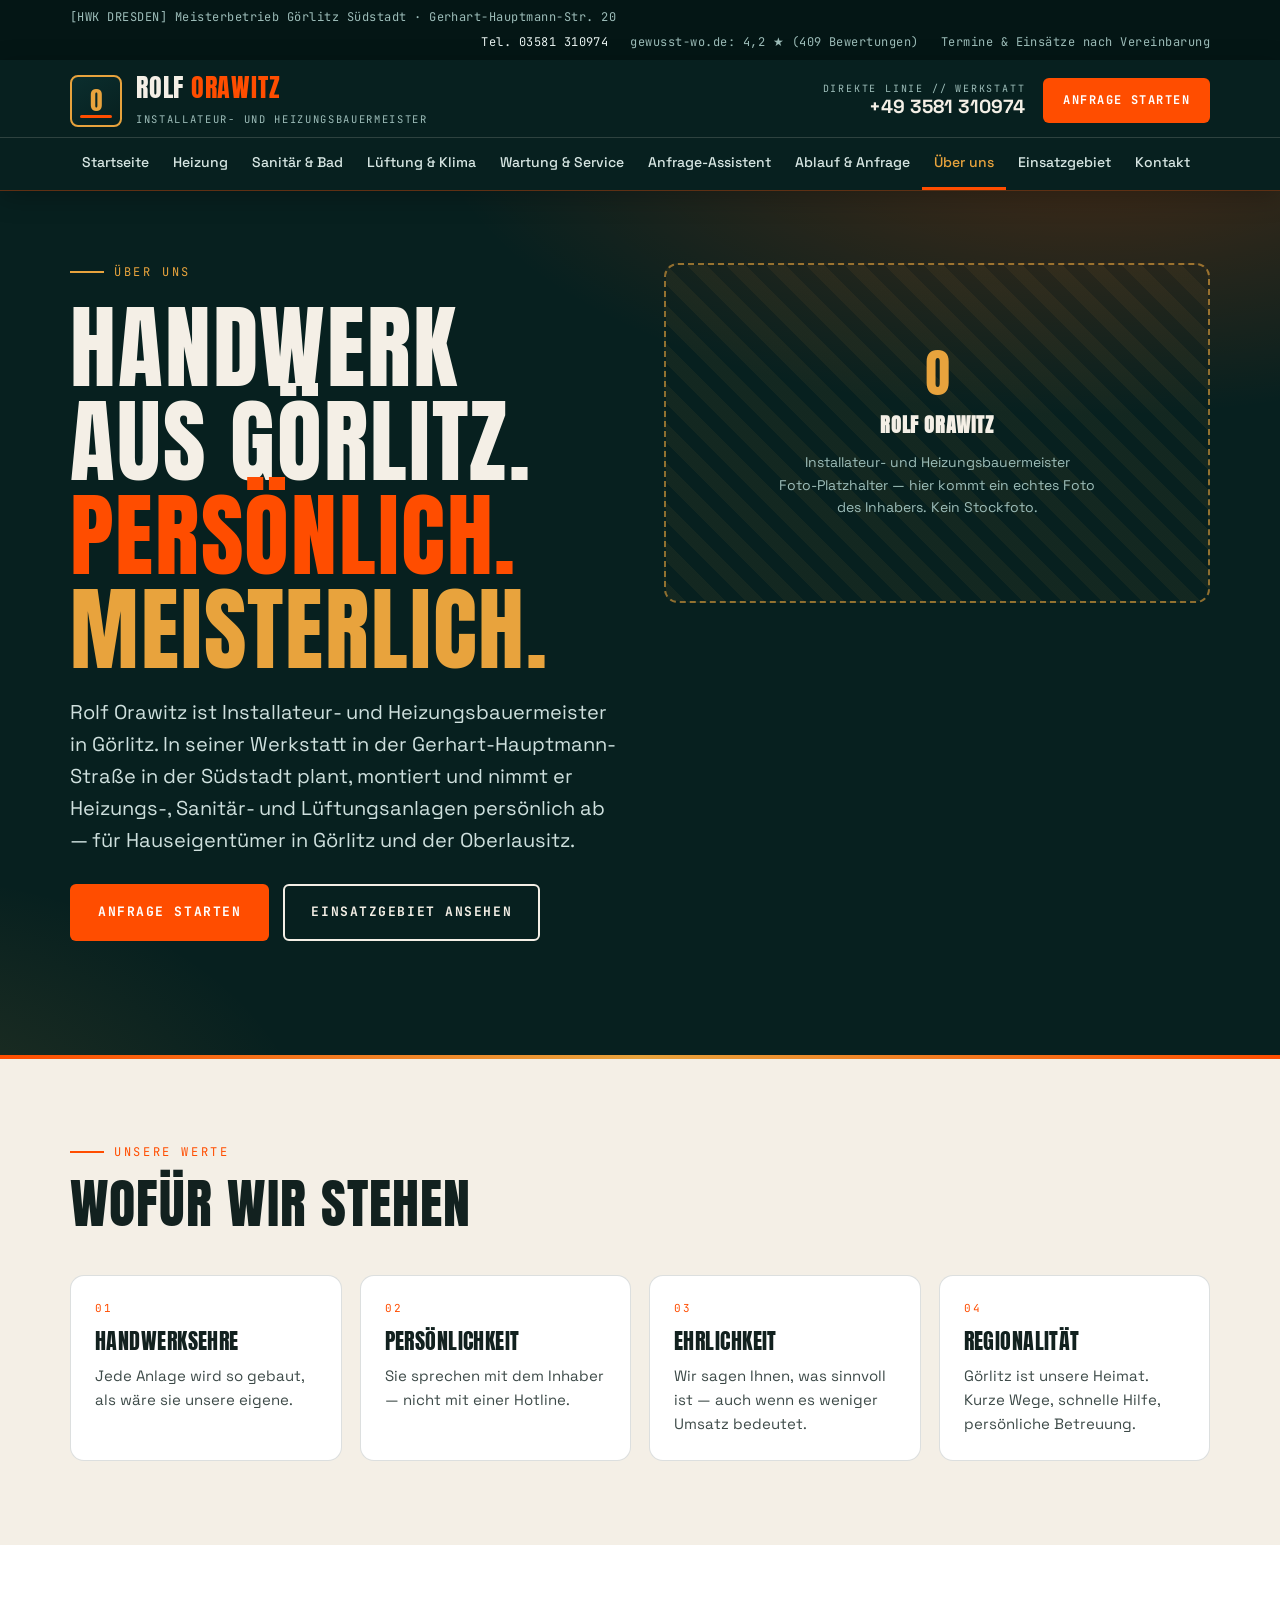
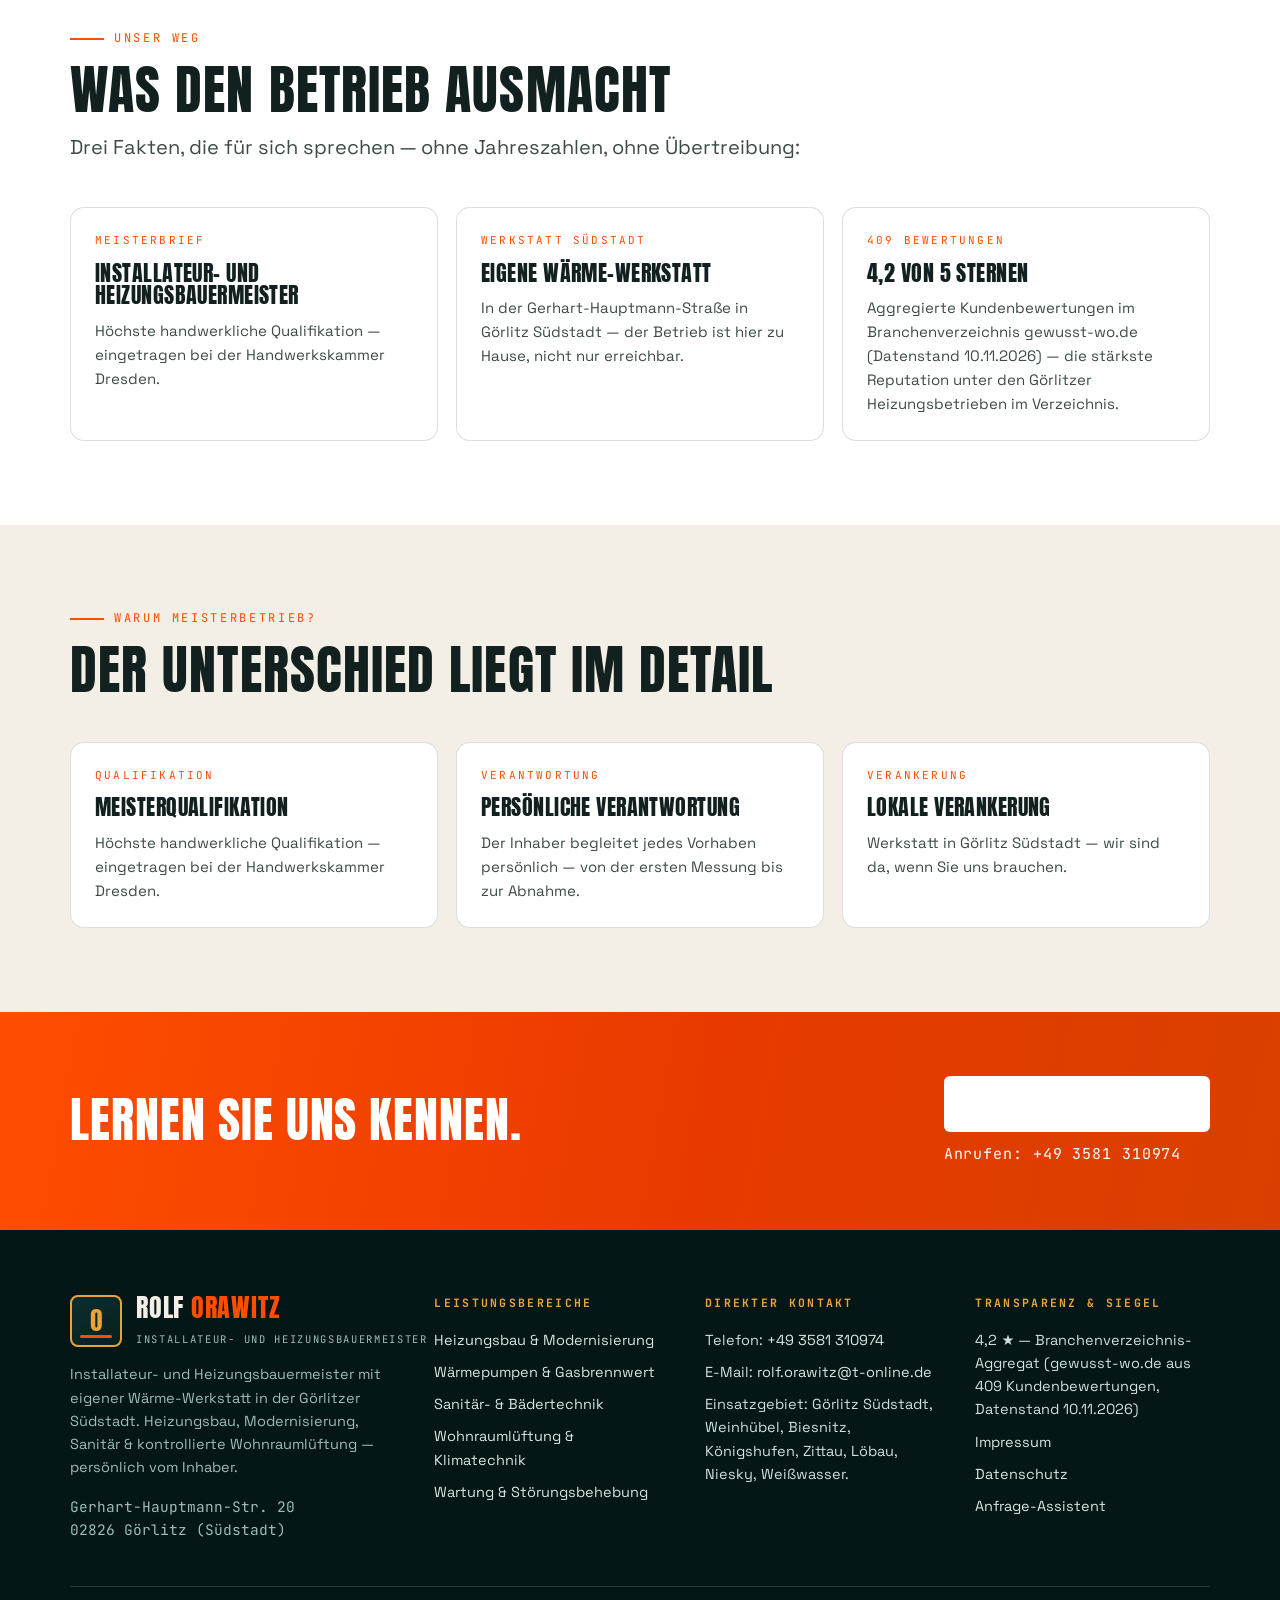
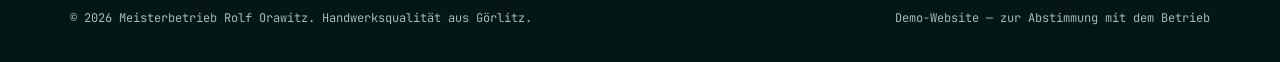
<file: ueber-uns.html>
<!DOCTYPE html>
<html lang="de">
<head>
<meta charset="UTF-8">
<meta name="viewport" content="width=device-width, initial-scale=1.0">
<title>Über uns — Meisterbetrieb Rolf Orawitz Görlitz</title>
<meta name="description" content="Meisterbetrieb Rolf Orawitz: Installateur- und Heizungsbauermeister in Görlitz Südstadt. 4,2 ★ aus 409 Bewertungen (gewusst-wo.de).">
<link rel="preconnect" href="https://fonts.googleapis.com">
<link rel="preconnect" href="https://fonts.gstatic.com" crossorigin>
<link href="https://fonts.googleapis.com/css2?family=Anton&family=JetBrains+Mono:wght@400;700&family=Space+Grotesk:wght@400;500;700&display=swap" rel="stylesheet">
<link rel="stylesheet" href="assets/css/style.css">
</head>
<body data-page="ueber">
<a class="skip-link" href="#main">Zum Inhalt springen</a>
<header class="topbar">
  <div class="wrap">
    <span>[HWK DRESDEN] Meisterbetrieb Görlitz Südstadt · Gerhart-Hauptmann-Str. 20</span>
    <span class="tb-right"><a href="tel:+493581310974">Tel. 03581 310974</a><span>gewusst-wo.de: 4,2 ★ (409 Bewertungen)</span><span>Termine &amp; Einsätze nach Vereinbarung</span></span>
  </div>
</header>
<header class="site-header">
  <div class="wrap">
    <div class="header-row1">
      <a class="logo" href="index.html" aria-label="Meisterbetrieb Rolf Orawitz — Startseite">
        <span class="logo-mark" aria-hidden="true">O</span>
        <span><span class="logo-name">Rolf <em>Orawitz</em></span><span class="logo-sub">Installateur- und Heizungsbauermeister</span></span>
      </a>
      <div class="header-cta">
        <a class="header-phone" href="tel:+493581310974"><small>Direkte Linie // Werkstatt</small><strong>+49 3581 310974</strong></a>
        <a class="btn btn-orange btn-sm" href="anfrage.html">Anfrage starten</a>
        <button class="nav-toggle" type="button" aria-expanded="false" aria-controls="main-nav">MENÜ ☰</button>
      </div>
    </div>
  </div>
  <div class="header-row2">
    <div class="wrap">
      <nav class="main-nav" id="main-nav" aria-label="Hauptmenü">
        <ul>
          <li><a href="index.html" data-nav="start">Startseite</a></li>
          <li><a href="heizung.html" data-nav="heizung">Heizung</a></li>
          <li><a href="sanitaer-bad.html" data-nav="sanitaer">Sanitär &amp; Bad</a></li>
          <li><a href="lueftung-klima.html" data-nav="lueftung">Lüftung &amp; Klima</a></li>
          <li><a href="wartung-service.html" data-nav="wartung">Wartung &amp; Service</a></li>
          <li><a href="anfrage.html" data-nav="anfrage">Anfrage-Assistent</a></li>
          <li><a href="ablauf-anfrage.html" data-nav="ablauf">Ablauf &amp; Anfrage</a></li>
          <li><a href="ueber-uns.html" data-nav="ueber">Über uns</a></li>
          <li><a href="einsatzgebiet.html" data-nav="einsatz">Einsatzgebiet</a></li>
          <li><a href="kontakt.html" data-nav="kontakt">Kontakt</a></li>
        </ul>
      </nav>
    </div>
  </div>
</header>
<div class="callbar" role="complementary" aria-label="Direktkontakt">
  <div class="wrap">
    <p>Heizungsausfall oder Projektplanung? Direkt Meisterbetrieb kontaktieren oder Online-Assistent nutzen.</p>
    <a class="cb-call" href="tel:+493581310974">Anrufen</a>
    <a class="cb-ask" href="anfrage.html">Online-Anfrage</a>
  </div>
</div><main id="main">

<section class="hero"><div class="wrap">
  <div class="split reveal" style="align-items:start">
    <div>
      <p class="eyebrow on-dark">Über uns</p>
      <h1>Handwerk aus Görlitz.<br><span class="hl">Persönlich.</span> <span class="hl2">Meisterlich.</span></h1>
      <p class="lede on-dark" style="margin-top:18px">Rolf Orawitz ist Installateur- und Heizungsbauermeister in Görlitz. In seiner Werkstatt in der Gerhart-Hauptmann-Straße in der Südstadt plant, montiert und nimmt er Heizungs-, Sanitär- und Lüftungsanlagen persönlich ab — für Hauseigentümer in Görlitz und der Oberlausitz.</p>
      <div class="hero-ctas" style="margin-top:26px">
        <a class="btn btn-orange" href="anfrage.html">Anfrage starten</a>
        <a class="btn btn-ghost" href="einsatzgebiet.html">Einsatzgebiet ansehen</a>
      </div>
    </div>
    <div class="photo-slot" role="img" aria-label="Foto-Platzhalter: Porträt des Inhabers Rolf Orawitz">
      <span class="ps-icon">O</span>
      <b>Rolf Orawitz</b>
      <span>Installateur- und Heizungsbauermeister<br>Foto-Platzhalter — hier kommt ein echtes Foto des Inhabers. Kein Stockfoto.</span>
    </div>
  </div>
</div></section>

<section class="section-light"><div class="wrap">
  <div class="section-head reveal"><p class="eyebrow">Unsere Werte</p><h2>Wofür wir stehen</h2></div>
  <div class="cards-4 reveal">
    <div class="mod-card"><div class="mc-body"><span class="mc-tag">01</span><h3>Handwerksehre</h3><p>Jede Anlage wird so gebaut, als wäre sie unsere eigene.</p></div></div>
    <div class="mod-card"><div class="mc-body"><span class="mc-tag">02</span><h3>Persönlichkeit</h3><p>Sie sprechen mit dem Inhaber — nicht mit einer Hotline.</p></div></div>
    <div class="mod-card"><div class="mc-body"><span class="mc-tag">03</span><h3>Ehrlichkeit</h3><p>Wir sagen Ihnen, was sinnvoll ist — auch wenn es weniger Umsatz bedeutet.</p></div></div>
    <div class="mod-card"><div class="mc-body"><span class="mc-tag">04</span><h3>Regionalität</h3><p>Görlitz ist unsere Heimat. Kurze Wege, schnelle Hilfe, persönliche Betreuung.</p></div></div>
  </div>
</div></section>

<section class="section-white"><div class="wrap">
  <div class="section-head reveal"><p class="eyebrow">Unser Weg</p><h2>Was den Betrieb ausmacht</h2><p class="lede">Drei Fakten, die für sich sprechen — ohne Jahreszahlen, ohne Übertreibung:</p></div>
  <div class="cards-3 reveal">
    <div class="mod-card"><div class="mc-body"><span class="mc-tag">Meisterbrief</span><h3>Installateur- und Heizungsbauermeister</h3><p>Höchste handwerkliche Qualifikation — eingetragen bei der Handwerkskammer Dresden.</p></div></div>
    <div class="mod-card"><div class="mc-body"><span class="mc-tag">Werkstatt Südstadt</span><h3>Eigene Wärme-Werkstatt</h3><p>In der Gerhart-Hauptmann-Straße in Görlitz Südstadt — der Betrieb ist hier zu Hause, nicht nur erreichbar.</p></div></div>
    <div class="mod-card"><div class="mc-body"><span class="mc-tag">409 Bewertungen</span><h3>4,2 von 5 Sternen</h3><p>Aggregierte Kundenbewertungen im Branchenverzeichnis gewusst-wo.de (Datenstand 10.11.2026) — die stärkste Reputation unter den Görlitzer Heizungsbetrieben im Verzeichnis.</p></div></div>
  </div>
</div></section>

<section class="section-light"><div class="wrap">
  <div class="section-head reveal"><p class="eyebrow">Warum Meisterbetrieb?</p><h2>Der Unterschied liegt im Detail</h2></div>
  <div class="cards-3 reveal">
    <div class="mod-card"><div class="mc-body"><span class="mc-tag">Qualifikation</span><h3>Meisterqualifikation</h3><p>Höchste handwerkliche Qualifikation — eingetragen bei der Handwerkskammer Dresden.</p></div></div>
    <div class="mod-card"><div class="mc-body"><span class="mc-tag">Verantwortung</span><h3>Persönliche Verantwortung</h3><p>Der Inhaber begleitet jedes Vorhaben persönlich — von der ersten Messung bis zur Abnahme.</p></div></div>
    <div class="mod-card"><div class="mc-body"><span class="mc-tag">Verankerung</span><h3>Lokale Verankerung</h3><p>Werkstatt in Görlitz Südstadt — wir sind da, wenn Sie uns brauchen.</p></div></div>
  </div>
</div></section>
<section class="cta-band"><div class="wrap">
  <h2>Lernen Sie uns kennen.</h2>
  <div class="cta-side">
    <a class="btn" href="anfrage.html">Online-Anfrage starten</a>
    <a href="tel:+493581310974" style="font-family:'JetBrains Mono',monospace;font-size:15px;letter-spacing:.06em;text-decoration:none">Anrufen: +49 3581 310974</a>
  </div>
</div></section>
</main>
<footer class="site-footer">
  <div class="wrap">
    <div class="footer-grid">
      <div>
        <a class="logo" href="index.html">
          <span class="logo-mark" aria-hidden="true">O</span>
          <span><span class="logo-name">Rolf <em>Orawitz</em></span><span class="logo-sub">Installateur- und Heizungsbauermeister</span></span>
        </a>
        <p style="margin-top:1rem">Installateur- und Heizungsbauermeister mit eigener Wärme-Werkstatt in der Görlitzer Südstadt. Heizungsbau, Modernisierung, Sanitär &amp; kontrollierte Wohnraumlüftung — persönlich vom Inhaber.</p>
        <p style="margin-top:1rem" class="mono">Gerhart-Hauptmann-Str. 20<br>02826 Görlitz (Südstadt)</p>
      </div>
      <div>
        <h4>Leistungsbereiche</h4>
        <ul>
          <li><a href="heizung.html">Heizungsbau &amp; Modernisierung</a></li>
          <li><a href="heizung.html">Wärmepumpen &amp; Gasbrennwert</a></li>
          <li><a href="sanitaer-bad.html">Sanitär- &amp; Bädertechnik</a></li>
          <li><a href="lueftung-klima.html">Wohnraumlüftung &amp; Klimatechnik</a></li>
          <li><a href="wartung-service.html">Wartung &amp; Störungsbehebung</a></li>
        </ul>
      </div>
      <div>
        <h4>Direkter Kontakt</h4>
        <ul>
          <li>Telefon: <a href="tel:+493581310974">+49 3581 310974</a></li>
          <li>E-Mail: <a href="mailto:rolf.orawitz@t-online.de">rolf.orawitz@t-online.de</a></li>
          <li>Einsatzgebiet: Görlitz Südstadt, Weinhübel, Biesnitz, Königshufen, Zittau, Löbau, Niesky, Weißwasser.</li>
        </ul>
      </div>
      <div>
        <h4>Transparenz &amp; Siegel</h4>
        <ul>
          <li>4,2 ★ — Branchenverzeichnis-Aggregat (gewusst-wo.de aus 409 Kundenbewertungen, Datenstand 10.11.2026)</li>
          <li><a href="impressum.html">Impressum</a></li>
          <li><a href="datenschutz.html">Datenschutz</a></li>
          <li><a href="anfrage.html">Anfrage-Assistent</a></li>
        </ul>
      </div>
    </div>
    <div class="footer-bottom">
      <span>© 2026 Meisterbetrieb Rolf Orawitz. Handwerksqualität aus Görlitz.</span>
      <span>Demo-Website — zur Abstimmung mit dem Betrieb</span>
    </div>
  </div>
</footer>
<script src="assets/js/main.js"></script>
</body>
</html>
</file>
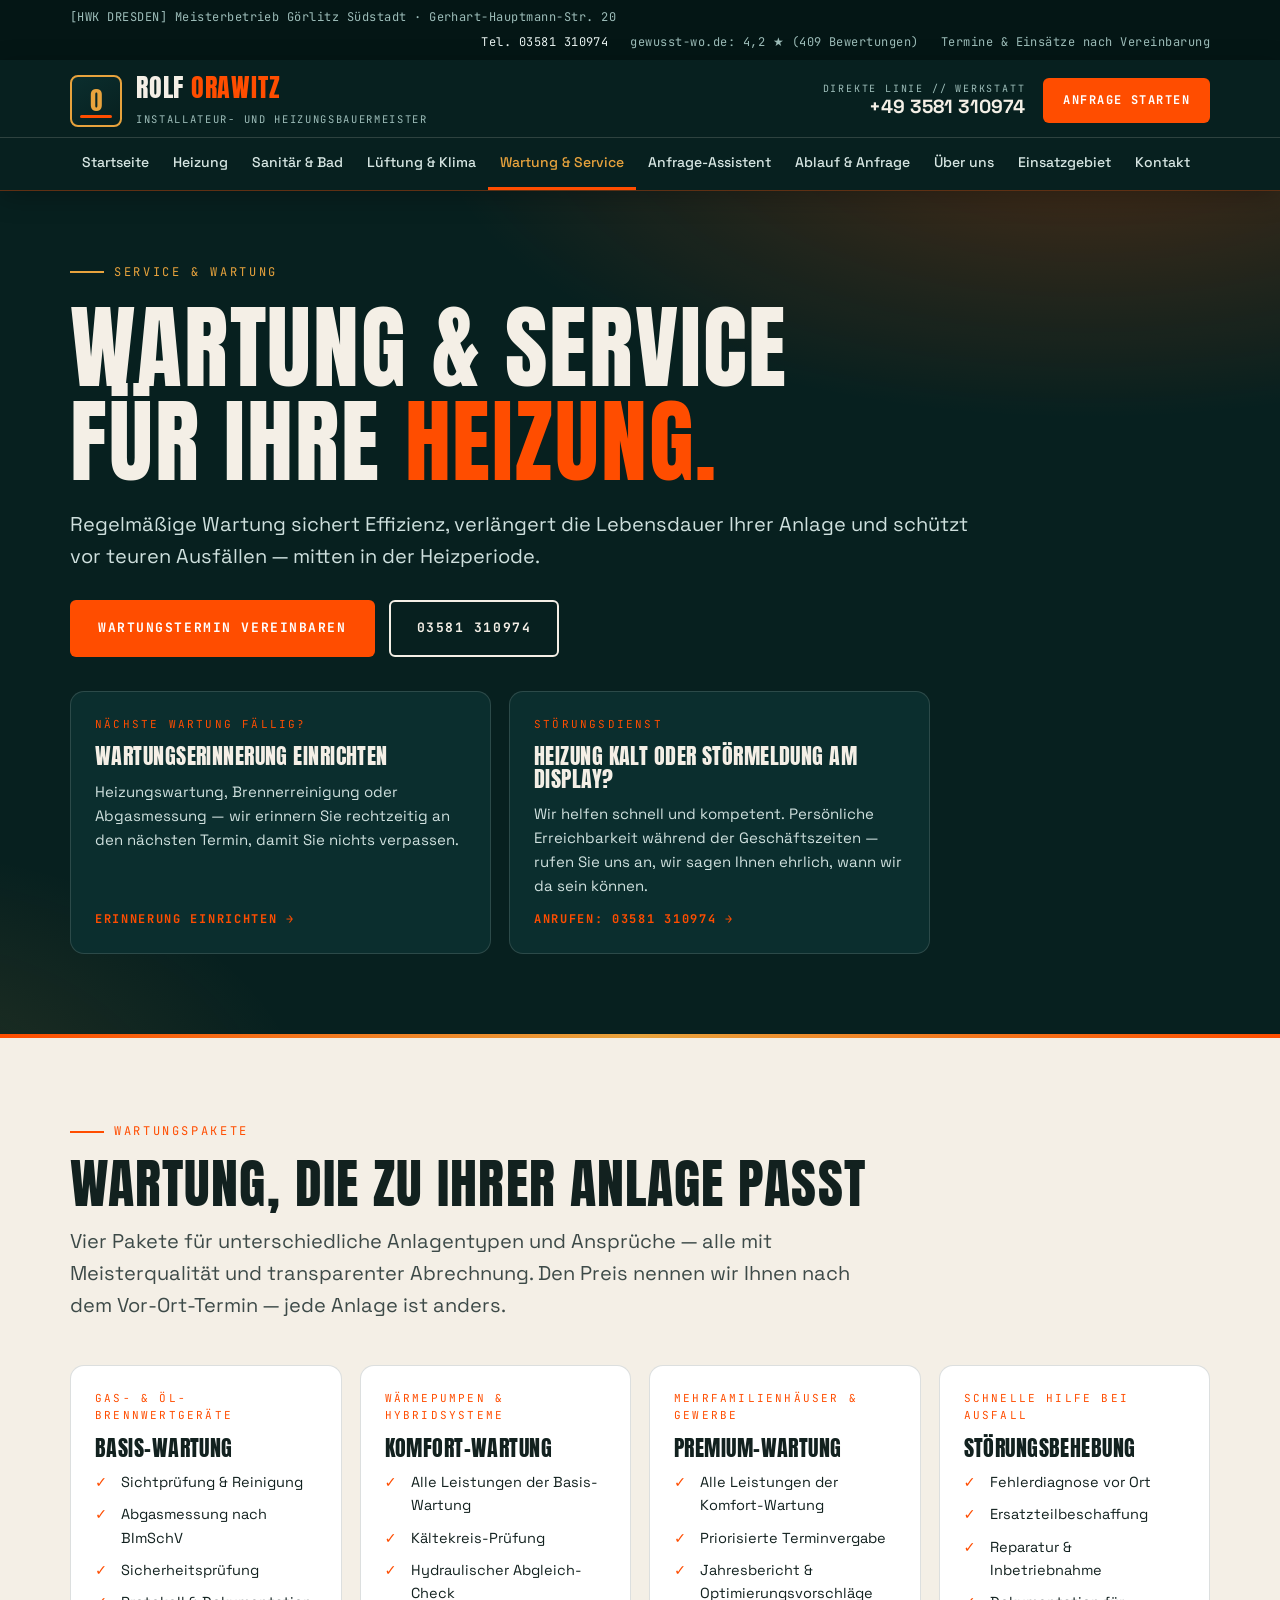
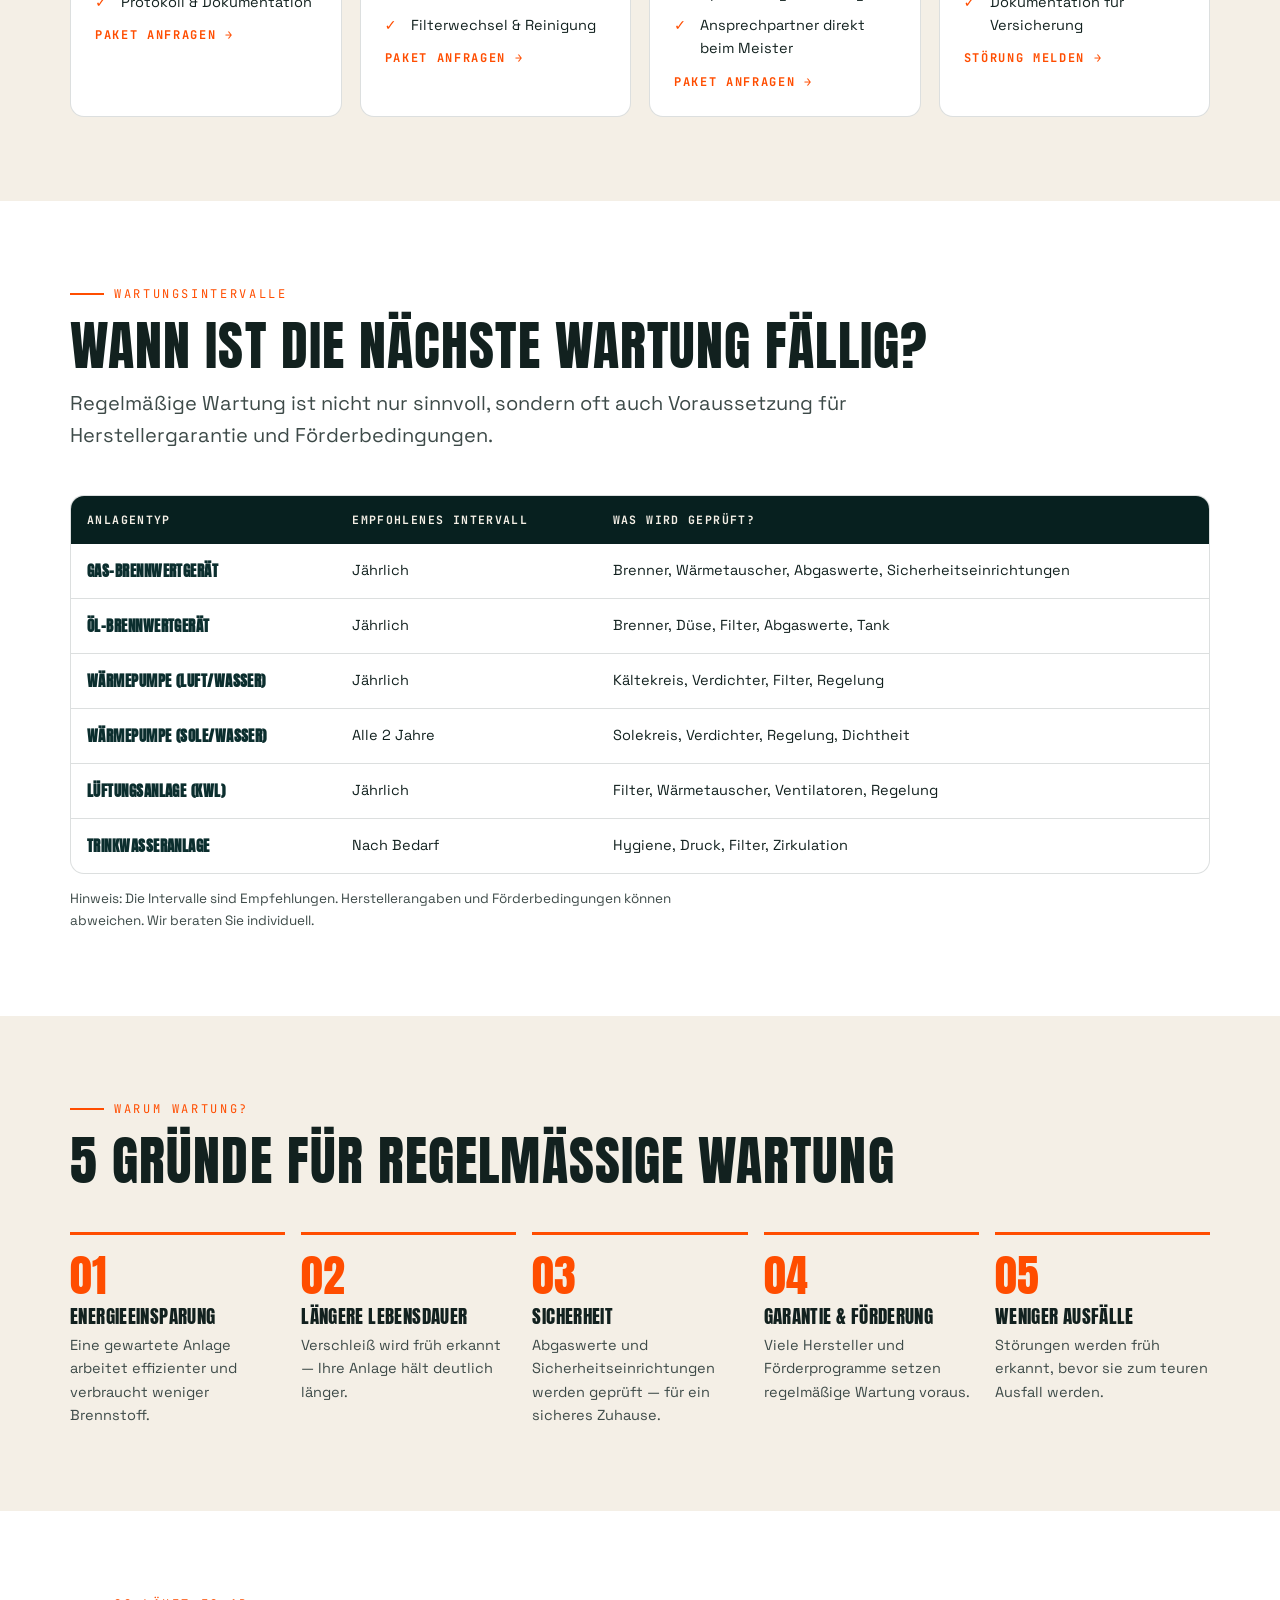
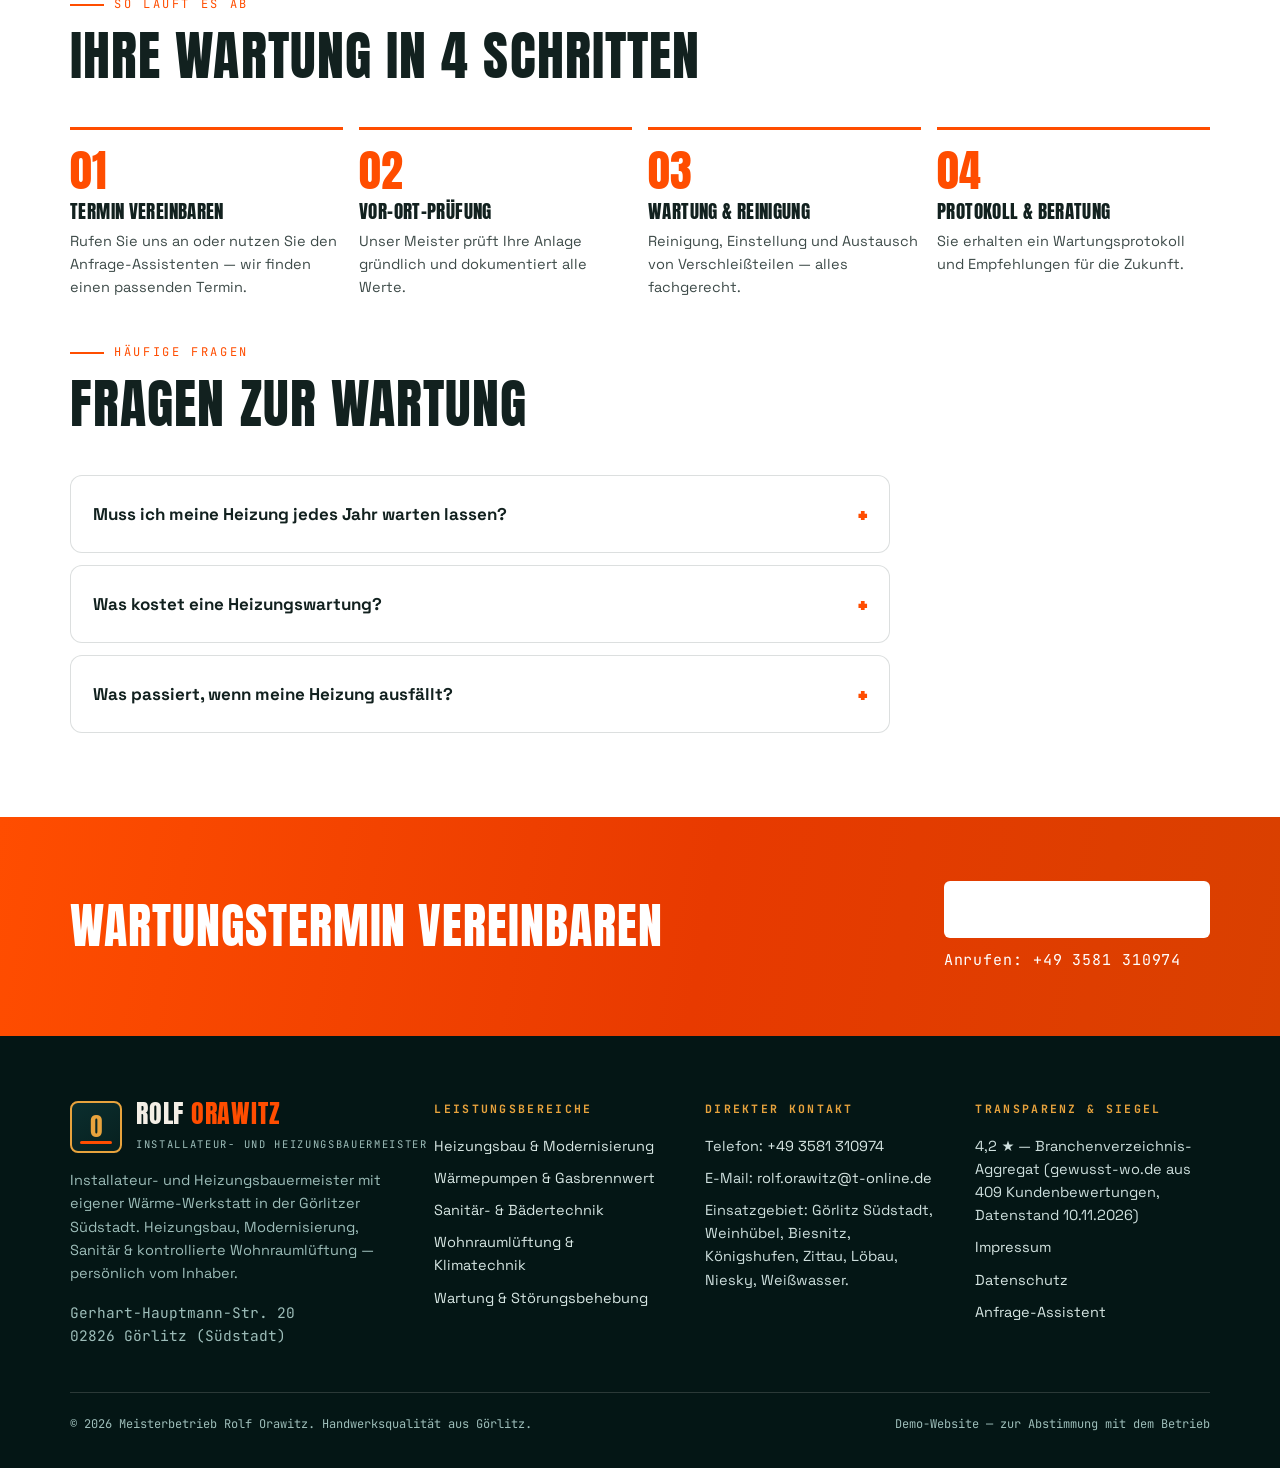
<file: wartung-service.html>
<!DOCTYPE html>
<html lang="de">
<head>
<meta charset="UTF-8">
<meta name="viewport" content="width=device-width, initial-scale=1.0">
<title>Wartung & Service Görlitz — Meisterbetrieb Rolf Orawitz</title>
<meta name="description" content="Heizungswartung, Inspektion & Störungsbehebung in Görlitz: Meisterbetrieb Rolf Orawitz. Abgasmessung, Wartungsverträge, Wartungserinnerung.">
<link rel="preconnect" href="https://fonts.googleapis.com">
<link rel="preconnect" href="https://fonts.gstatic.com" crossorigin>
<link href="https://fonts.googleapis.com/css2?family=Anton&family=JetBrains+Mono:wght@400;700&family=Space+Grotesk:wght@400;500;700&display=swap" rel="stylesheet">
<link rel="stylesheet" href="assets/css/style.css">
</head>
<body data-page="wartung">
<a class="skip-link" href="#main">Zum Inhalt springen</a>
<header class="topbar">
  <div class="wrap">
    <span>[HWK DRESDEN] Meisterbetrieb Görlitz Südstadt · Gerhart-Hauptmann-Str. 20</span>
    <span class="tb-right"><a href="tel:+493581310974">Tel. 03581 310974</a><span>gewusst-wo.de: 4,2 ★ (409 Bewertungen)</span><span>Termine &amp; Einsätze nach Vereinbarung</span></span>
  </div>
</header>
<header class="site-header">
  <div class="wrap">
    <div class="header-row1">
      <a class="logo" href="index.html" aria-label="Meisterbetrieb Rolf Orawitz — Startseite">
        <span class="logo-mark" aria-hidden="true">O</span>
        <span><span class="logo-name">Rolf <em>Orawitz</em></span><span class="logo-sub">Installateur- und Heizungsbauermeister</span></span>
      </a>
      <div class="header-cta">
        <a class="header-phone" href="tel:+493581310974"><small>Direkte Linie // Werkstatt</small><strong>+49 3581 310974</strong></a>
        <a class="btn btn-orange btn-sm" href="anfrage.html">Anfrage starten</a>
        <button class="nav-toggle" type="button" aria-expanded="false" aria-controls="main-nav">MENÜ ☰</button>
      </div>
    </div>
  </div>
  <div class="header-row2">
    <div class="wrap">
      <nav class="main-nav" id="main-nav" aria-label="Hauptmenü">
        <ul>
          <li><a href="index.html" data-nav="start">Startseite</a></li>
          <li><a href="heizung.html" data-nav="heizung">Heizung</a></li>
          <li><a href="sanitaer-bad.html" data-nav="sanitaer">Sanitär &amp; Bad</a></li>
          <li><a href="lueftung-klima.html" data-nav="lueftung">Lüftung &amp; Klima</a></li>
          <li><a href="wartung-service.html" data-nav="wartung">Wartung &amp; Service</a></li>
          <li><a href="anfrage.html" data-nav="anfrage">Anfrage-Assistent</a></li>
          <li><a href="ablauf-anfrage.html" data-nav="ablauf">Ablauf &amp; Anfrage</a></li>
          <li><a href="ueber-uns.html" data-nav="ueber">Über uns</a></li>
          <li><a href="einsatzgebiet.html" data-nav="einsatz">Einsatzgebiet</a></li>
          <li><a href="kontakt.html" data-nav="kontakt">Kontakt</a></li>
        </ul>
      </nav>
    </div>
  </div>
</header>
<div class="callbar" role="complementary" aria-label="Direktkontakt">
  <div class="wrap">
    <p>Heizungsausfall oder Projektplanung? Direkt Meisterbetrieb kontaktieren oder Online-Assistent nutzen.</p>
    <a class="cb-call" href="tel:+493581310974">Anrufen</a>
    <a class="cb-ask" href="anfrage.html">Online-Anfrage</a>
  </div>
</div><main id="main">

<section class="hero"><div class="wrap">
  <p class="eyebrow on-dark">Service &amp; Wartung</p>
  <h1>Wartung &amp; Service<br>für Ihre <span class="hl">Heizung.</span></h1>
  <p class="lede on-dark" style="max-width:70ch">Regelmäßige Wartung sichert Effizienz, verlängert die Lebensdauer Ihrer Anlage und schützt vor teuren Ausfällen — mitten in der Heizperiode.</p>
  <div class="hero-ctas" style="margin-top:26px">
    <a class="btn btn-orange" href="anfrage.html?gewerk=Brennwerttherme%20(Gas%20%2F%20%C3%96l)%20Wartung%20%26%20Service">Wartungstermin vereinbaren</a>
    <a class="btn btn-ghost" href="tel:+493581310974">03581 310974</a>
  </div>
  <div class="cards-2 reveal" style="max-width:860px">
    <div class="mod-card dark"><div class="mc-body"><span class="mc-tag">Nächste Wartung fällig?</span><h3>Wartungserinnerung einrichten</h3><p>Heizungswartung, Brennerreinigung oder Abgasmessung — wir erinnern Sie rechtzeitig an den nächsten Termin, damit Sie nichts verpassen.</p><a class="mc-link" href="anfrage.html">Erinnerung einrichten →</a></div></div>
    <div class="mod-card dark"><div class="mc-body"><span class="mc-tag">Störungsdienst</span><h3>Heizung kalt oder Störmeldung am Display?</h3><p>Wir helfen schnell und kompetent. Persönliche Erreichbarkeit während der Geschäftszeiten — rufen Sie uns an, wir sagen Ihnen ehrlich, wann wir da sein können.</p><a class="mc-link" href="tel:+493581310974">Anrufen: 03581 310974 →</a></div></div>
  </div>
</div></section>

<section class="section-light"><div class="wrap">
  <div class="section-head reveal"><p class="eyebrow">Wartungspakete</p><h2>Wartung, die zu Ihrer Anlage passt</h2><p class="lede">Vier Pakete für unterschiedliche Anlagentypen und Ansprüche — alle mit Meisterqualität und transparenter Abrechnung. Den Preis nennen wir Ihnen nach dem Vor-Ort-Termin — jede Anlage ist anders.</p></div>
  <div class="cards-4 reveal">
    <article class="mod-card"><div class="mc-body"><span class="mc-tag">Gas- &amp; Öl-Brennwertgeräte</span><h3>Basis-Wartung</h3><ul class="check-list">
<li>Sichtprüfung &amp; Reinigung</li>
<li>Abgasmessung nach BImSchV</li>
<li>Sicherheitsprüfung</li>
<li>Protokoll &amp; Dokumentation</li>
</ul><a class="mc-link" href="anfrage.html">Paket anfragen →</a></div></article>
    <article class="mod-card"><div class="mc-body"><span class="mc-tag">Wärmepumpen &amp; Hybridsysteme</span><h3>Komfort-Wartung</h3><ul class="check-list">
<li>Alle Leistungen der Basis-Wartung</li>
<li>Kältekreis-Prüfung</li>
<li>Hydraulischer Abgleich-Check</li>
<li>Filterwechsel &amp; Reinigung</li>
</ul><a class="mc-link" href="anfrage.html">Paket anfragen →</a></div></article>
    <article class="mod-card"><div class="mc-body"><span class="mc-tag">Mehrfamilienhäuser &amp; Gewerbe</span><h3>Premium-Wartung</h3><ul class="check-list">
<li>Alle Leistungen der Komfort-Wartung</li>
<li>Priorisierte Terminvergabe</li>
<li>Jahresbericht &amp; Optimierungsvorschläge</li>
<li>Ansprechpartner direkt beim Meister</li>
</ul><a class="mc-link" href="anfrage.html">Paket anfragen →</a></div></article>
    <article class="mod-card"><div class="mc-body"><span class="mc-tag">Schnelle Hilfe bei Ausfall</span><h3>Störungsbehebung</h3><ul class="check-list">
<li>Fehlerdiagnose vor Ort</li>
<li>Ersatzteilbeschaffung</li>
<li>Reparatur &amp; Inbetriebnahme</li>
<li>Dokumentation für Versicherung</li>
</ul><a class="mc-link" href="anfrage.html">Störung melden →</a></div></article>
  </div>
</div></section>

<section class="section-white"><div class="wrap">
  <div class="section-head reveal"><p class="eyebrow">Wartungsintervalle</p><h2>Wann ist die nächste Wartung fällig?</h2><p class="lede">Regelmäßige Wartung ist nicht nur sinnvoll, sondern oft auch Voraussetzung für Herstellergarantie und Förderbedingungen.</p></div>
  <div class="table-scroll reveal"><table class="compare">
    <thead><tr><th scope="col">Anlagentyp</th><th scope="col">Empfohlenes Intervall</th><th scope="col">Was wird geprüft?</th></tr></thead>
    <tbody>
      <tr><th scope="row">Gas-Brennwertgerät</th><td>Jährlich</td><td>Brenner, Wärmetauscher, Abgaswerte, Sicherheitseinrichtungen</td></tr>
      <tr><th scope="row">Öl-Brennwertgerät</th><td>Jährlich</td><td>Brenner, Düse, Filter, Abgaswerte, Tank</td></tr>
      <tr><th scope="row">Wärmepumpe (Luft/Wasser)</th><td>Jährlich</td><td>Kältekreis, Verdichter, Filter, Regelung</td></tr>
      <tr><th scope="row">Wärmepumpe (Sole/Wasser)</th><td>Alle 2 Jahre</td><td>Solekreis, Verdichter, Regelung, Dichtheit</td></tr>
      <tr><th scope="row">Lüftungsanlage (KWL)</th><td>Jährlich</td><td>Filter, Wärmetauscher, Ventilatoren, Regelung</td></tr>
      <tr><th scope="row">Trinkwasseranlage</th><td>Nach Bedarf</td><td>Hygiene, Druck, Filter, Zirkulation</td></tr>
    </tbody>
  </table></div>
  <p class="table-note">Hinweis: Die Intervalle sind Empfehlungen. Herstellerangaben und Förderbedingungen können abweichen. Wir beraten Sie individuell.</p>
</div></section>

<section class="section-light"><div class="wrap">
  <div class="section-head reveal"><p class="eyebrow">Warum Wartung?</p><h2>5 Gründe für regelmäßige Wartung</h2></div>
  <div class="steps reveal">
    <div class="step"><div class="st-num">01</div><h3>Energieeinsparung</h3><p>Eine gewartete Anlage arbeitet effizienter und verbraucht weniger Brennstoff.</p></div>
    <div class="step"><div class="st-num">02</div><h3>Längere Lebensdauer</h3><p>Verschleiß wird früh erkannt — Ihre Anlage hält deutlich länger.</p></div>
    <div class="step"><div class="st-num">03</div><h3>Sicherheit</h3><p>Abgaswerte und Sicherheitseinrichtungen werden geprüft — für ein sicheres Zuhause.</p></div>
    <div class="step"><div class="st-num">04</div><h3>Garantie &amp; Förderung</h3><p>Viele Hersteller und Förderprogramme setzen regelmäßige Wartung voraus.</p></div>
    <div class="step"><div class="st-num">05</div><h3>Weniger Ausfälle</h3><p>Störungen werden früh erkannt, bevor sie zum teuren Ausfall werden.</p></div>
  </div>
</div></section>

<section class="section-white"><div class="wrap">
  <div class="section-head reveal"><p class="eyebrow">So läuft es ab</p><h2>Ihre Wartung in 4 Schritten</h2></div>
  <div class="steps steps-4 reveal">
    <div class="step"><div class="st-num">01</div><h3>Termin vereinbaren</h3><p>Rufen Sie uns an oder nutzen Sie den Anfrage-Assistenten — wir finden einen passenden Termin.</p></div>
    <div class="step"><div class="st-num">02</div><h3>Vor-Ort-Prüfung</h3><p>Unser Meister prüft Ihre Anlage gründlich und dokumentiert alle Werte.</p></div>
    <div class="step"><div class="st-num">03</div><h3>Wartung &amp; Reinigung</h3><p>Reinigung, Einstellung und Austausch von Verschleißteilen — alles fachgerecht.</p></div>
    <div class="step"><div class="st-num">04</div><h3>Protokoll &amp; Beratung</h3><p>Sie erhalten ein Wartungsprotokoll und Empfehlungen für die Zukunft.</p></div>
  </div>
  <div style="margin-top:44px" class="reveal">
    <div class="section-head"><p class="eyebrow">Häufige Fragen</p><h2>Fragen zur Wartung</h2></div>
    <div class="faq">
<div class="faq-item"><button class="faq-q" type="button" aria-expanded="false"><span>Muss ich meine Heizung jedes Jahr warten lassen?</span><span class="fq-icon" aria-hidden="true">+</span></button><div class="faq-a"><p>Ja, eine jährliche Wartung wird von Herstellern empfohlen und ist oft Voraussetzung für Garantie- und Förderbedingungen. Vor allem Gas- und Ölgeräte sollten einmal im Jahr geprüft werden — am besten vor der Heizperiode.</p></div></div>
<div class="faq-item"><button class="faq-q" type="button" aria-expanded="false"><span>Was kostet eine Heizungswartung?</span><span class="fq-icon" aria-hidden="true">+</span></button><div class="faq-a"><p>Die Kosten hängen von Anlagentyp und Aufwand ab. Nach einem Vor-Ort-Termin erhalten Sie ein verbindliches Angebot — transparent und ohne versteckte Kosten.</p></div></div>
<div class="faq-item"><button class="faq-q" type="button" aria-expanded="false"><span>Was passiert, wenn meine Heizung ausfällt?</span><span class="fq-icon" aria-hidden="true">+</span></button><div class="faq-a"><p>Rufen Sie uns an — wir vereinbaren schnellstmöglich einen Termin zur Fehlerdiagnose und Reparatur.</p></div></div>
</div>
  </div>
</div></section>
<section class="cta-band"><div class="wrap">
  <h2>Wartungstermin vereinbaren</h2>
  <div class="cta-side">
    <a class="btn" href="anfrage.html">Online-Anfrage starten</a>
    <a href="tel:+493581310974" style="font-family:'JetBrains Mono',monospace;font-size:15px;letter-spacing:.06em;text-decoration:none">Anrufen: +49 3581 310974</a>
  </div>
</div></section>
</main>
<footer class="site-footer">
  <div class="wrap">
    <div class="footer-grid">
      <div>
        <a class="logo" href="index.html">
          <span class="logo-mark" aria-hidden="true">O</span>
          <span><span class="logo-name">Rolf <em>Orawitz</em></span><span class="logo-sub">Installateur- und Heizungsbauermeister</span></span>
        </a>
        <p style="margin-top:1rem">Installateur- und Heizungsbauermeister mit eigener Wärme-Werkstatt in der Görlitzer Südstadt. Heizungsbau, Modernisierung, Sanitär &amp; kontrollierte Wohnraumlüftung — persönlich vom Inhaber.</p>
        <p style="margin-top:1rem" class="mono">Gerhart-Hauptmann-Str. 20<br>02826 Görlitz (Südstadt)</p>
      </div>
      <div>
        <h4>Leistungsbereiche</h4>
        <ul>
          <li><a href="heizung.html">Heizungsbau &amp; Modernisierung</a></li>
          <li><a href="heizung.html">Wärmepumpen &amp; Gasbrennwert</a></li>
          <li><a href="sanitaer-bad.html">Sanitär- &amp; Bädertechnik</a></li>
          <li><a href="lueftung-klima.html">Wohnraumlüftung &amp; Klimatechnik</a></li>
          <li><a href="wartung-service.html">Wartung &amp; Störungsbehebung</a></li>
        </ul>
      </div>
      <div>
        <h4>Direkter Kontakt</h4>
        <ul>
          <li>Telefon: <a href="tel:+493581310974">+49 3581 310974</a></li>
          <li>E-Mail: <a href="mailto:rolf.orawitz@t-online.de">rolf.orawitz@t-online.de</a></li>
          <li>Einsatzgebiet: Görlitz Südstadt, Weinhübel, Biesnitz, Königshufen, Zittau, Löbau, Niesky, Weißwasser.</li>
        </ul>
      </div>
      <div>
        <h4>Transparenz &amp; Siegel</h4>
        <ul>
          <li>4,2 ★ — Branchenverzeichnis-Aggregat (gewusst-wo.de aus 409 Kundenbewertungen, Datenstand 10.11.2026)</li>
          <li><a href="impressum.html">Impressum</a></li>
          <li><a href="datenschutz.html">Datenschutz</a></li>
          <li><a href="anfrage.html">Anfrage-Assistent</a></li>
        </ul>
      </div>
    </div>
    <div class="footer-bottom">
      <span>© 2026 Meisterbetrieb Rolf Orawitz. Handwerksqualität aus Görlitz.</span>
      <span>Demo-Website — zur Abstimmung mit dem Betrieb</span>
    </div>
  </div>
</footer>
<script src="assets/js/main.js"></script>
</body>
</html>
</file>
<file: assets/css/style.css>
/* Orawitz Heizung — "Wärme-Werkstatt Görlitz" | dark petrol-teal / flame orange / brass / off-white */
:root{
  --teal-900:#07201F; --teal-800:#0B2E2E; --teal-700:#1D4848; --teal-600:#3c6565;
  --teal-100:#bfebea; --teal-50:#dbf6f4;
  --orange:#FF4D00; --orange-d:#d94000; --orange-l:#ff8b67;
  --brass:#E8A33D; --brass-l:#ffddb5;
  --paper:#F4EFE6; --paper-2:#efe7d8; --ink:#12211f; --ink-soft:#3d4a48;
  --white:#ffffff; --line:rgba(7,32,31,.14); --line-l:rgba(244,239,230,.16);
  --radius:14px; --wrap:1180px;
}
*{box-sizing:border-box;margin:0;padding:0}
.hero-grid>*,.split>*,.map-grid>*,.tp-grid>*,.trust-grid>*,.cards-2>*,.cards-3>*,.cards-4>*,.steps>*,.district-grid>*,.contact-cards>*,.form-grid>*,.wiz-grid>*,.footer-grid>*,.gauge-panel>*,.wrg-flow>*,.wrg-vs>*,.gleis>*,.wiz-choice>*{min-width:0}
html{scroll-behavior:smooth}
body{font-family:"Space Grotesk",system-ui,-apple-system,"Segoe UI",sans-serif;color:var(--ink);background:var(--paper);line-height:1.6;font-size:17px;overflow-x:hidden}
img{max-width:100%;height:auto;display:block}
a{color:inherit}
.wrap{max-width:var(--wrap);margin:0 auto;padding:0 20px}
h1,h2,h3,.display{font-family:Anton,"Arial Narrow",sans-serif;font-weight:400;letter-spacing:.02em;line-height:1.02;text-transform:uppercase;overflow-wrap:anywhere}
.mono{font-family:"JetBrains Mono",ui-monospace,monospace}
.eyebrow{font-family:"JetBrains Mono",monospace;font-size:12px;letter-spacing:.22em;text-transform:uppercase;color:var(--orange);display:flex;align-items:center;gap:10px;margin-bottom:14px}
.eyebrow::before{content:"";width:34px;height:2px;background:var(--orange);flex:none}
.eyebrow.on-dark{color:var(--brass)} .eyebrow.on-dark::before{background:var(--brass)}
h1{font-size:clamp(44px,7.2vw,96px)}
h2{font-size:clamp(30px,4.4vw,54px)}
h3{font-size:clamp(20px,2.4vw,28px)}
.lede{font-size:clamp(17px,1.6vw,20px);color:var(--ink-soft);max-width:62ch}
.lede.on-dark{color:#cfe0de}
section{padding:84px 0}
.section-dark{background:var(--teal-900);color:var(--paper)}
.section-teal{background:var(--teal-800);color:var(--paper)}
.section-light{background:var(--paper)}
.section-white{background:#fff}
.section-head{margin-bottom:44px}
.section-head h2{margin-bottom:14px}
.kicker-num{font-family:Anton,sans-serif;font-size:clamp(64px,10vw,130px);line-height:.9;color:transparent;-webkit-text-stroke:1.5px rgba(255,77,0,.55);user-select:none}
/* buttons */
.btn{display:inline-flex;align-items:center;gap:10px;font-family:"JetBrains Mono",monospace;font-size:13px;letter-spacing:.12em;text-transform:uppercase;text-decoration:none;font-weight:700;padding:16px 26px;border-radius:6px;border:2px solid transparent;cursor:pointer;transition:transform .15s ease,background .15s ease,color .15s ease}
.btn:hover{transform:translateY(-2px)}
.btn-orange{background:var(--orange);color:#fff}
.btn-orange:hover{background:var(--orange-d)}
.btn-brass{background:var(--brass);color:#1a1206}
.btn-ghost{border-color:var(--paper);color:var(--paper);background:transparent}
.btn-ghost:hover{background:rgba(244,239,230,.12)}
.btn-ghost-dark{border-color:var(--teal-900);color:var(--teal-900);background:transparent}
.btn-ghost-dark:hover{background:rgba(7,32,31,.08)}
.btn-sm{padding:11px 18px;font-size:12px}
/* topbar + header (two-row desktop header: no nav overflow) */
.skip-link{position:absolute;left:-9999px;top:0;background:var(--orange);color:#fff;padding:10px 16px;z-index:200}
.skip-link:focus{left:8px;top:8px}
.topbar{background:#041615;color:#9dbdb9;font-family:"JetBrains Mono",monospace;font-size:12px;letter-spacing:.04em}
.topbar .wrap{display:flex;flex-wrap:wrap;gap:6px 22px;align-items:center;padding-top:8px;padding-bottom:8px}
.topbar a{color:#e8f2f0;text-decoration:none}
.topbar a:hover{color:var(--brass)}
.topbar .tb-right{margin-left:auto;display:flex;gap:22px;flex-wrap:wrap}
.site-header{background:var(--teal-900);color:var(--paper);position:sticky;top:0;z-index:100;border-bottom:1px solid rgba(255,77,0,.35);box-shadow:0 6px 24px rgba(0,0,0,.25)}
.header-row1{display:flex;align-items:center;gap:20px;padding:14px 0 10px}
.logo{display:flex;align-items:center;gap:14px;text-decoration:none;min-width:0}
.logo-mark{flex:none;width:52px;height:52px;border:2px solid var(--brass);border-radius:8px;display:grid;place-items:center;font-family:Anton,sans-serif;font-size:26px;color:var(--brass);background:linear-gradient(145deg,#0B2E2E,#07201F);position:relative}
.logo-mark::after{content:"";position:absolute;left:8px;right:8px;bottom:7px;height:3px;background:var(--orange);border-radius:2px}
.logo-name{font-family:Anton,sans-serif;font-size:clamp(19px,2.4vw,26px);letter-spacing:.03em;text-transform:uppercase;line-height:1;color:var(--paper);white-space:nowrap}
.logo-name em{font-style:normal;color:var(--orange)}
.logo-sub{display:block;font-family:"JetBrains Mono",monospace;font-size:10.5px;letter-spacing:.16em;text-transform:uppercase;color:#9dbdb9;margin-top:4px;white-space:nowrap}
.header-cta{margin-left:auto;display:flex;align-items:center;gap:18px}
.header-phone{text-decoration:none;text-align:right;line-height:1.25}
.header-phone small{display:block;font-family:"JetBrains Mono",monospace;font-size:10px;letter-spacing:.18em;text-transform:uppercase;color:#9dbdb9}
.header-phone strong{font-size:19px;color:var(--paper);font-weight:700;white-space:nowrap}
.nav-toggle{display:none;background:var(--orange);color:#fff;border:0;border-radius:6px;font-family:"JetBrains Mono",monospace;font-size:13px;font-weight:700;letter-spacing:.1em;padding:11px 16px;cursor:pointer}
.header-row2{border-top:1px solid var(--line-l)}
.main-nav ul{list-style:none;display:flex;flex-wrap:wrap;gap:0}
.main-nav a{display:block;padding:13px 12px;text-decoration:none;font-size:14px;font-weight:500;color:#d7e6e3;border-bottom:3px solid transparent;white-space:nowrap}
.main-nav a:hover{color:#fff;border-bottom-color:var(--brass)}
.main-nav a.active{color:var(--brass);border-bottom-color:var(--orange)}
/* sticky mobile call bar */
.callbar{position:fixed;left:0;right:0;bottom:0;z-index:90;background:var(--teal-900);border-top:2px solid var(--orange);color:var(--paper);display:none}
.callbar .wrap{display:flex;align-items:center;gap:12px;padding:10px 16px}
.callbar p{font-size:13px;line-height:1.35;flex:1}
.callbar a{flex:none;text-decoration:none;font-family:"JetBrains Mono",monospace;font-size:12px;font-weight:700;letter-spacing:.08em;text-transform:uppercase;padding:11px 14px;border-radius:6px}
.callbar .cb-call{background:var(--orange);color:#fff}
.callbar .cb-ask{border:1.5px solid var(--brass);color:var(--brass)}
/* hero */
.hero{background:radial-gradient(1100px 520px at 85% -10%,rgba(255,77,0,.28),transparent 60%),radial-gradient(800px 500px at -10% 110%,rgba(232,163,61,.14),transparent 55%),var(--teal-900);color:var(--paper);padding:72px 0 84px;position:relative;overflow:hidden}
.hero::after{content:"";position:absolute;inset:auto 0 0 0;height:4px;background:linear-gradient(90deg,var(--orange),var(--brass),var(--orange))}
.hero-grid{display:grid;grid-template-columns:1.15fr .85fr;gap:56px;align-items:start}
.hero h1{margin:18px 0 20px}
.hero h1 .hl{color:var(--orange)}
.hero h1 .hl2{color:var(--brass)}
.hero .lede{margin-bottom:28px}
.hero-ctas{display:flex;flex-wrap:wrap;gap:14px;margin-bottom:34px}
.gauge-panel{border:1px solid var(--line-l);border-radius:var(--radius);background:rgba(11,46,46,.72);padding:22px;display:grid;grid-template-columns:1fr 1fr;gap:18px}
.gauge-panel .gp-head{grid-column:1/-1;display:flex;flex-wrap:wrap;justify-content:space-between;gap:6px 14px;font-family:"JetBrains Mono",monospace;font-size:11px;letter-spacing:.2em;text-transform:uppercase;color:#9dbdb9}
.gauge-panel .gp-head b{color:var(--brass)}
.gauge{grid-column:1/-1;display:flex;align-items:flex-end;gap:18px}
.gauge svg{flex:none}
.gauge-num{font-family:Anton,sans-serif;font-size:52px;line-height:1;color:var(--paper)}
.gauge-num small{font-size:20px;color:var(--brass)}
.gauge-note{font-family:"JetBrains Mono",monospace;font-size:11.5px;letter-spacing:.08em;color:#9dbdb9;text-transform:uppercase;line-height:1.7}
.gauge-stat{border-top:1px solid var(--line-l);padding-top:14px}
.gauge-stat .big{font-family:Anton,sans-serif;font-size:40px;line-height:1;color:var(--paper)}
.gauge-stat .big span{color:var(--orange)}
.gauge-stat p{font-family:"JetBrains Mono",monospace;font-size:11px;letter-spacing:.14em;text-transform:uppercase;color:#9dbdb9;margin-top:6px}
.hero-panel{border:1px solid rgba(232,163,61,.5);border-radius:var(--radius);background:linear-gradient(160deg,#0B2E2E,#07201F);padding:26px;position:relative}
.hero-panel::before{content:"";position:absolute;top:0;left:0;right:0;height:4px;background:var(--orange);border-radius:14px 14px 0 0}
.hp-eyebrow{font-family:"JetBrains Mono",monospace;font-size:11px;letter-spacing:.22em;text-transform:uppercase;color:var(--brass);display:flex;justify-content:space-between;gap:10px;margin-bottom:16px}
.hp-eyebrow b{color:var(--paper)}
.hp-title{font-family:Anton,sans-serif;font-size:26px;text-transform:uppercase;margin-bottom:18px}
.gleis{display:grid;gap:12px;margin-bottom:18px}
.gleis button{text-align:left;background:rgba(244,239,230,.06);border:1.5px solid var(--line-l);color:var(--paper);border-radius:10px;padding:16px;cursor:pointer;font-family:inherit;transition:border-color .15s,background .15s}
.gleis button:hover{border-color:var(--brass)}
.gleis button.sel{border-color:var(--orange);background:rgba(255,77,0,.14)}
.gleis button b{display:block;font-family:"JetBrains Mono",monospace;font-size:12px;letter-spacing:.14em;text-transform:uppercase;color:var(--brass);margin-bottom:5px}
.gleis button span{font-size:14.5px;line-height:1.45;color:#d7e6e3}
.hp-field{margin-bottom:14px}
.hp-field label{display:block;font-family:"JetBrains Mono",monospace;font-size:11px;letter-spacing:.16em;text-transform:uppercase;color:#9dbdb9;margin-bottom:7px}
.hp-field select,.hp-field input{width:100%;background:#041615;border:1px solid var(--line-l);color:var(--paper);border-radius:8px;padding:13px 14px;font-family:inherit;font-size:15px}
.hp-field select:focus,.hp-field input:focus{outline:2px solid var(--orange);outline-offset:1px}
.hp-note{font-size:13px;color:#9dbdb9;margin-top:14px;line-height:1.5}
/* trust strip */
.trust-grid{display:grid;grid-template-columns:repeat(4,1fr);gap:18px}
.trust-card{border:1px solid var(--line);border-radius:var(--radius);padding:26px 22px;background:#fff}
.trust-card .tc-num{font-family:Anton,sans-serif;font-size:34px;color:var(--orange);line-height:1}
.trust-card h3{font-size:19px;margin:10px 0 8px}
.trust-card p{font-size:14.5px;color:var(--ink-soft)}
.trust-card .tc-tag{font-family:"JetBrains Mono",monospace;font-size:11px;letter-spacing:.16em;text-transform:uppercase;color:var(--teal-700)}
/* cards / modules */
.cards-4{display:grid;grid-template-columns:repeat(4,1fr);gap:18px}
.cards-3{display:grid;grid-template-columns:repeat(3,1fr);gap:18px}
.cards-2{display:grid;grid-template-columns:repeat(2,1fr);gap:18px}
.mod-card{border-radius:var(--radius);overflow:hidden;background:#fff;border:1px solid var(--line);display:flex;flex-direction:column}
.mod-card.dark{background:var(--teal-800);color:var(--paper);border-color:rgba(244,239,230,.14)}
.mod-card img{width:100%;height:190px;object-fit:cover}
.mod-card .mc-body{padding:24px;display:flex;flex-direction:column;gap:12px;flex:1}
.mod-card .mc-tag{font-family:"JetBrains Mono",monospace;font-size:11px;letter-spacing:.2em;text-transform:uppercase;color:var(--orange)}
.mod-card h3{font-size:22px}
.mod-card p{font-size:15px;color:var(--ink-soft);flex:1}
.mod-card.dark p{color:#cfe0de}
.check-list{list-style:none;display:grid;gap:9px;font-size:14.5px}
.check-list li{padding-left:26px;position:relative}
.check-list li::before{content:"✓";position:absolute;left:0;top:0;color:var(--orange);font-weight:700}
.mod-card .mc-link{font-family:"JetBrains Mono",monospace;font-size:12px;letter-spacing:.14em;text-transform:uppercase;color:var(--orange);text-decoration:none;font-weight:700}
.mod-card .mc-link:hover{text-decoration:underline}
/* map panel */
.map-panel{border:1px solid var(--line-l);border-radius:var(--radius);background:linear-gradient(150deg,#0B2E2E,#07201F);padding:34px;position:relative;overflow:hidden}
.map-panel::before{content:"NEISSE";position:absolute;right:-10px;top:8px;font-family:Anton,sans-serif;font-size:120px;color:rgba(244,239,230,.05);letter-spacing:.05em}
.map-grid{display:grid;grid-template-columns:1fr 1fr;gap:34px;position:relative}
.map-districts{list-style:none;display:grid;gap:12px}
.map-districts li{border-left:3px solid var(--orange);padding:4px 0 4px 16px}
.map-districts li b{display:block;font-family:Anton,sans-serif;font-size:19px;letter-spacing:.03em;text-transform:uppercase}
.map-districts li span{font-size:14px;color:#cfe0de}
.map-note{margin-top:26px;border-top:1px solid var(--line-l);padding-top:18px;font-size:13.5px;color:#9dbdb9;line-height:1.6}
.map-note b{color:var(--brass)}
.map-schematic{border:1px dashed rgba(232,163,61,.55);border-radius:12px;padding:22px;font-family:"JetBrains Mono",monospace;font-size:12px;letter-spacing:.1em;text-transform:uppercase;color:#cfe0de;display:grid;gap:10px;align-content:start}
.map-schematic .ms-title{color:var(--brass);font-size:11px;letter-spacing:.22em}
.map-schematic .ms-pin{display:flex;justify-content:space-between;gap:10px;border-bottom:1px solid var(--line-l);padding-bottom:8px}
.map-schematic .ms-pin i{font-style:normal;color:var(--orange)}
/* steps */
.steps{display:grid;grid-template-columns:repeat(5,1fr);gap:16px;counter-reset:step}
.steps-4{grid-template-columns:repeat(4,1fr)}
.steps-3{grid-template-columns:repeat(3,1fr)}
.step{border-top:3px solid var(--orange);padding-top:18px}
.step .st-num{font-family:Anton,sans-serif;font-size:44px;color:var(--orange);line-height:1}
.step h3{font-size:19px;margin:10px 0 8px}
.step p{font-size:14.5px;color:var(--ink-soft)}
.step .st-meta{font-family:"JetBrains Mono",monospace;font-size:11px;letter-spacing:.14em;text-transform:uppercase;color:var(--teal-700);margin-top:10px}
.on-dark .step p{color:#cfe0de}
.on-dark .step .st-meta{color:var(--brass)}
/* faq */
.faq{max-width:820px;display:grid;gap:12px}
.faq-item{border:1px solid var(--line);border-radius:12px;background:#fff;overflow:hidden}
.faq-item.dark{background:var(--teal-800);border-color:rgba(244,239,230,.16)}
.faq-q{width:100%;display:flex;justify-content:space-between;align-items:center;gap:16px;background:none;border:0;padding:20px 22px;cursor:pointer;font-family:inherit;font-size:17px;font-weight:700;text-align:left;color:inherit}
.faq-q .fq-icon{flex:none;font-family:Anton,sans-serif;font-size:24px;color:var(--orange);transition:transform .2s}
.faq-item.open .fq-icon{transform:rotate(45deg)}
.faq-a{max-height:0;overflow:hidden;transition:max-height .3s ease}
.faq-a p{padding:0 22px 20px;font-size:15.5px;color:var(--ink-soft)}
.faq-item.dark .faq-a p{color:#cfe0de}
.faq-a a{color:var(--orange)}
/* cta band */
.cta-band{background:linear-gradient(100deg,var(--orange),#e83a00 55%,var(--orange-d));color:#fff;padding:64px 0;position:relative;overflow:hidden}
.cta-band .wrap{display:flex;flex-wrap:wrap;align-items:center;gap:28px}
.cta-band h2{flex:1;min-width:280px;font-size:clamp(28px,4vw,48px)}
.cta-band .cta-side{display:grid;gap:10px}
.cta-band .cta-side a{color:#fff}
.cta-band .btn{background:#fff;color:var(--orange-d)}
.cta-band .btn:hover{background:var(--paper)}
/* tables */
.table-scroll{overflow-x:auto;border:1px solid var(--line);border-radius:var(--radius);background:#fff}
table.compare{width:100%;border-collapse:collapse;min-width:760px;font-size:14.5px}
table.compare th,table.compare td{padding:15px 16px;text-align:left;border-bottom:1px solid var(--line);vertical-align:top}
table.compare thead th{background:var(--teal-900);color:var(--paper);font-family:"JetBrains Mono",monospace;font-size:11.5px;letter-spacing:.12em;text-transform:uppercase}
table.compare tbody th{font-family:Anton,sans-serif;font-size:15px;letter-spacing:.03em;text-transform:uppercase;color:var(--teal-800)}
table.compare tr:last-child th,table.compare tr:last-child td{border-bottom:0}
table.compare td.hl{color:var(--orange-d);font-weight:700}
.table-note{font-size:13.5px;color:var(--ink-soft);margin-top:14px;max-width:70ch}
/* tabs */
.tabs-bar{display:flex;flex-wrap:wrap;gap:10px;margin-bottom:26px}
.tab-btn{border:1.5px solid var(--line);background:#fff;border-radius:8px;padding:13px 18px;font-family:"JetBrains Mono",monospace;font-size:12px;letter-spacing:.1em;text-transform:uppercase;cursor:pointer;font-weight:700;color:var(--teal-800)}
.tab-btn:hover{border-color:var(--orange)}
.tab-btn.active{background:var(--teal-900);color:var(--paper);border-color:var(--teal-900)}
.tab-panel{display:none}
.tab-panel.active{display:block}
.tab-panel .tp-grid{display:grid;grid-template-columns:1.1fr .9fr;gap:36px;align-items:start}
.tab-panel img{border-radius:var(--radius);width:100%;height:340px;object-fit:cover}
/* feature / split blocks */
.split{display:grid;grid-template-columns:1fr 1fr;gap:48px;align-items:center}
.split img{border-radius:var(--radius);width:100%;height:420px;object-fit:cover}
.split .kicker-num{display:block;margin-bottom:8px}
.photo-cap{font-family:"JetBrains Mono",monospace;font-size:11.5px;letter-spacing:.1em;text-transform:uppercase;color:var(--ink-soft);margin-top:12px}
.on-dark .photo-cap{color:#9dbdb9}
.wrg-flow{display:grid;grid-template-columns:repeat(3,1fr);gap:16px;margin:28px 0}
.wrg-step{border:1px solid var(--line-l);border-radius:12px;padding:22px;background:rgba(244,239,230,.05)}
.wrg-step .ws-num{font-family:Anton,sans-serif;font-size:30px;color:var(--brass)}
.wrg-step h3{font-size:17px;margin:8px 0 6px}
.wrg-step p{font-size:14px;color:#cfe0de}
.wrg-vs{display:grid;grid-template-columns:1fr 1fr;gap:16px}
.wrg-vs div{border-radius:12px;padding:20px;font-size:14.5px}
.wrg-vs .vs-no{background:rgba(255,77,0,.12);border:1px solid rgba(255,77,0,.4)}
.wrg-vs .vs-yes{background:rgba(232,163,61,.12);border:1px solid rgba(232,163,61,.5)}
.wrg-vs b{display:block;font-family:"JetBrains Mono",monospace;font-size:11px;letter-spacing:.16em;text-transform:uppercase;margin-bottom:6px}
/* wizard */
.wizard{border:1px solid var(--line-l);border-radius:var(--radius);background:var(--teal-800);color:var(--paper);padding:34px;max-width:860px}
.wiz-progress{display:flex;gap:8px;margin-bottom:26px}
.wiz-progress span{flex:1;height:5px;border-radius:3px;background:rgba(244,239,230,.18)}
.wiz-progress span.done{background:var(--brass)}
.wiz-progress span.now{background:var(--orange)}
.wiz-step{display:none}
.wiz-step.active{display:block}
.wiz-step h3{font-size:26px;margin-bottom:8px}
.wiz-step .wz-sub{color:#cfe0de;margin-bottom:22px;max-width:56ch}
.wiz-choice{display:grid;gap:12px;margin-bottom:22px}
.wiz-choice button{text-align:left;background:rgba(244,239,230,.06);border:1.5px solid var(--line-l);color:var(--paper);border-radius:10px;padding:18px;cursor:pointer;font-family:inherit;transition:border-color .15s,background .15s}
.wiz-choice button:hover{border-color:var(--brass)}
.wiz-choice button.sel{border-color:var(--orange);background:rgba(255,77,0,.16)}
.wiz-choice button b{display:block;font-family:"JetBrains Mono",monospace;font-size:12px;letter-spacing:.14em;text-transform:uppercase;color:var(--brass);margin-bottom:5px}
.wiz-choice button span{font-size:14.5px;line-height:1.45;color:#d7e6e3}
.wiz-grid{display:grid;grid-template-columns:1fr 1fr;gap:16px;margin-bottom:22px}
.wiz-field label{display:block;font-family:"JetBrains Mono",monospace;font-size:11px;letter-spacing:.16em;text-transform:uppercase;color:#9dbdb9;margin-bottom:7px}
.wiz-field input,.wiz-field select,.wiz-field textarea{width:100%;background:#041615;border:1px solid var(--line-l);color:var(--paper);border-radius:8px;padding:13px 14px;font-family:inherit;font-size:15px;color-scheme:dark}
.wiz-field textarea{min-height:110px;resize:vertical}
.wiz-field input:focus,.wiz-field select:focus,.wiz-field textarea:focus{outline:2px solid var(--orange);outline-offset:1px}
.wiz-field.full{grid-column:1/-1}
.wiz-field.invalid input,.wiz-field.invalid select,.wiz-field.invalid textarea{border-color:var(--orange);outline:2px solid var(--orange)}
.wiz-nav{display:flex;gap:12px;flex-wrap:wrap}
.wiz-error{color:var(--orange-l);font-size:13.5px;margin-bottom:14px;display:none}
.wiz-error.show{display:block}
.wiz-summary{border:1px solid var(--line-l);border-radius:10px;padding:20px;margin-bottom:22px;display:grid;gap:8px;font-size:14.5px}
.wiz-summary dt{font-family:"JetBrains Mono",monospace;font-size:11px;letter-spacing:.16em;text-transform:uppercase;color:#9dbdb9}
.wiz-summary dd{color:var(--paper)}
.check-field{display:flex;gap:12px;align-items:flex-start;font-size:14px;color:#d7e6e3;cursor:pointer}
.check-field input{width:20px;height:20px;flex:none;margin-top:2px;accent-color:var(--orange)}
.check-field a{color:var(--brass)}
/* forms (kontakt) */
.form-card{border:1px solid var(--line);border-radius:var(--radius);background:#fff;padding:34px}
.form-grid{display:grid;grid-template-columns:1fr 1fr;gap:18px}
.field label{display:block;font-family:"JetBrains Mono",monospace;font-size:11px;letter-spacing:.16em;text-transform:uppercase;color:var(--teal-700);margin-bottom:7px}
.field input,.field select,.field textarea{width:100%;border:1.5px solid var(--line);border-radius:8px;padding:13px 14px;font-family:inherit;font-size:15px;background:#fff;color:var(--ink)}
.field textarea{min-height:130px;resize:vertical}
.field input:focus,.field select:focus,.field textarea:focus{outline:2px solid var(--orange);outline-offset:1px;border-color:var(--orange)}
.field.full{grid-column:1/-1}
.field.invalid input,.field.invalid select,.field.invalid textarea{border-color:var(--orange);outline:2px solid var(--orange)}
.field .f-err{display:none;color:var(--orange-d);font-size:13px;margin-top:6px}
.field.invalid .f-err{display:block}
.form-success{display:none;border:2px solid var(--orange);border-radius:var(--radius);background:#fff7f2;padding:30px}
.form-success.show{display:block}
.form-success h3{color:var(--orange-d);margin-bottom:10px}
.form-success p{font-size:15.5px;color:var(--ink-soft)}
.form-success .demo-note{margin-top:14px;font-size:13px;color:var(--ink-soft);border-top:1px dashed var(--line);padding-top:12px}
.form-note{font-size:13px;color:var(--ink-soft);margin-top:16px}
/* contact cards */
.contact-cards{display:grid;grid-template-columns:repeat(3,1fr);gap:18px;margin-bottom:44px}
.contact-card{border:1px solid var(--line);border-radius:var(--radius);background:#fff;padding:28px}
.contact-card .cc-tag{font-family:"JetBrains Mono",monospace;font-size:11px;letter-spacing:.2em;text-transform:uppercase;color:var(--orange);margin-bottom:10px}
.contact-card a.big{font-size:21px;font-weight:700;text-decoration:none;word-break:break-word}
.contact-card a.big:hover{color:var(--orange-d)}
.contact-card p{font-size:14.5px;color:var(--ink-soft);margin-top:8px}
/* district / town chips */
.chip-list{list-style:none;display:flex;flex-wrap:wrap;gap:10px}
.chip-list li{border:1.5px solid var(--line);border-radius:999px;padding:10px 18px;font-size:14.5px;background:#fff}
.chip-list li b{font-family:Anton,sans-serif;letter-spacing:.03em;text-transform:uppercase;font-size:15px}
.district-grid{display:grid;grid-template-columns:repeat(3,1fr);gap:18px}
.district-card{border:1px solid var(--line);border-radius:var(--radius);background:#fff;padding:26px}
.district-card h3{font-size:20px;margin-bottom:8px}
.district-card p{font-size:14.5px;color:var(--ink-soft)}
.district-card .dc-tag{font-family:"JetBrains Mono",monospace;font-size:11px;letter-spacing:.16em;text-transform:uppercase;color:var(--orange);margin-bottom:10px}
/* placeholder slot */
.photo-slot{border:2px dashed rgba(232,163,61,.6);border-radius:var(--radius);background:repeating-linear-gradient(45deg,rgba(232,163,61,.06) 0 14px,transparent 14px 28px);min-height:340px;display:flex;flex-direction:column;align-items:center;justify-content:center;gap:10px;text-align:center;padding:28px}
.photo-slot .ps-icon{font-family:Anton,sans-serif;font-size:52px;color:var(--brass);line-height:1}
.photo-slot b{font-family:Anton,sans-serif;font-size:20px;text-transform:uppercase;letter-spacing:.03em}
.photo-slot span{font-size:14px;color:#9dbdb9;max-width:38ch}
.photo-slot.light span{color:var(--ink-soft)}
/* legal */
.legal{max-width:820px}
.legal h2{margin:26px 0 10px}
.legal h2:first-child{margin-top:0}
.legal p{margin-bottom:14px;color:var(--ink-soft)}
.legal .placeholder-note{border:1.5px dashed var(--orange);border-radius:10px;background:#fff7f2;padding:16px 18px;font-size:14px;color:var(--ink);margin:18px 0}
/* footer */
.site-footer{background:#041615;color:#cfe0de;padding:64px 0 34px}
.footer-grid{display:grid;grid-template-columns:1.4fr 1fr 1fr 1fr;gap:36px;margin-bottom:44px}
.site-footer h4{font-family:"JetBrains Mono",monospace;font-size:11.5px;letter-spacing:.2em;text-transform:uppercase;color:var(--brass);margin-bottom:16px}
.site-footer ul{list-style:none;display:grid;gap:9px;font-size:14.5px}
.site-footer a{color:#d7e6e3;text-decoration:none}
.site-footer a:hover{color:var(--brass)}
.site-footer p{font-size:14.5px;color:#9dbdb9}
.footer-bottom{border-top:1px solid var(--line-l);padding-top:22px;display:flex;flex-wrap:wrap;gap:10px 26px;justify-content:space-between;font-family:"JetBrains Mono",monospace;font-size:12px;color:#9dbdb9}
/* reveal animation */
.reveal{opacity:0;transform:translateY(18px);transition:opacity .55s ease,transform .55s ease}
.reveal.in{opacity:1;transform:none}
@media (prefers-reduced-motion:reduce){.reveal{opacity:1;transform:none;transition:none}html{scroll-behavior:auto}}
/* responsive */
@media (max-width:1020px){
  .hero-grid{grid-template-columns:1fr;gap:36px}
  .trust-grid,.cards-4{grid-template-columns:repeat(2,1fr)}
  .cards-3,.district-grid{grid-template-columns:repeat(2,1fr)}
  .steps{grid-template-columns:repeat(3,1fr)}
  .steps-4{grid-template-columns:repeat(2,1fr)}
  .footer-grid{grid-template-columns:1fr 1fr}
  .split{grid-template-columns:1fr;gap:28px}
  .tab-panel .tp-grid{grid-template-columns:1fr}
  .map-grid{grid-template-columns:1fr}
}
@media (max-width:760px){
  section{padding:60px 0}
  .header-phone{display:none}
  .header-cta .btn{display:none}
  .header-row1{gap:12px}
  .logo-mark{width:44px;height:44px;font-size:22px}
  .logo-name{font-size:18px}
  .logo-sub{white-space:normal;line-height:1.4}
  .nav-toggle{display:block;margin-left:auto}
  .header-row2{display:none}
  .header-row2.open{display:block}
  .main-nav ul{flex-direction:column}
  .main-nav a{padding:13px 4px;border-bottom:1px solid var(--line-l)}
  .topbar .tb-right{margin-left:0}
  .trust-grid,.cards-4,.cards-3,.cards-2,.steps,.steps-4,.steps-3,.district-grid,.contact-cards,.wrg-flow,.wrg-vs,.form-grid,.wiz-grid{grid-template-columns:1fr}
  .gauge-panel{grid-template-columns:1fr}
  .callbar{display:block}
  body{padding-bottom:64px}
  .footer-grid{grid-template-columns:1fr}
  .wizard{padding:22px}
  .form-card{padding:22px}
  .map-panel::before{font-size:72px}
}
</file>
